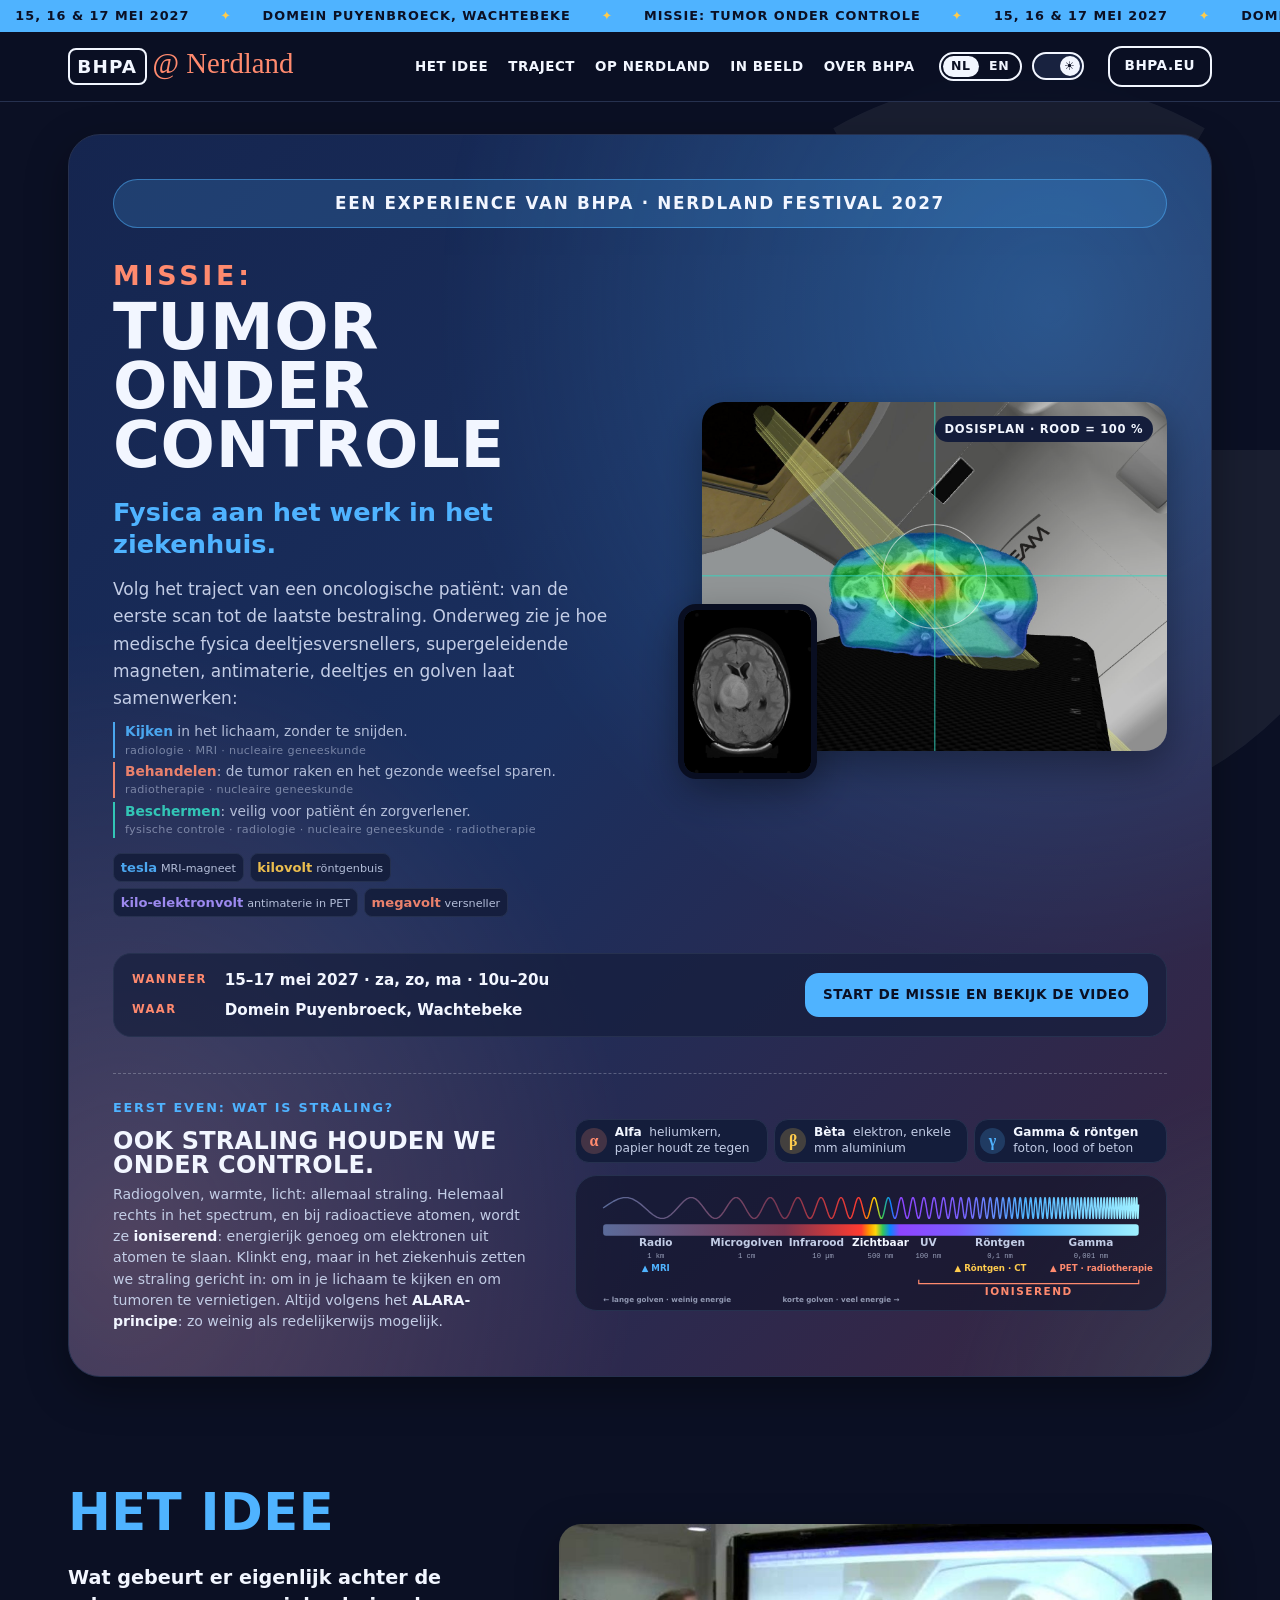
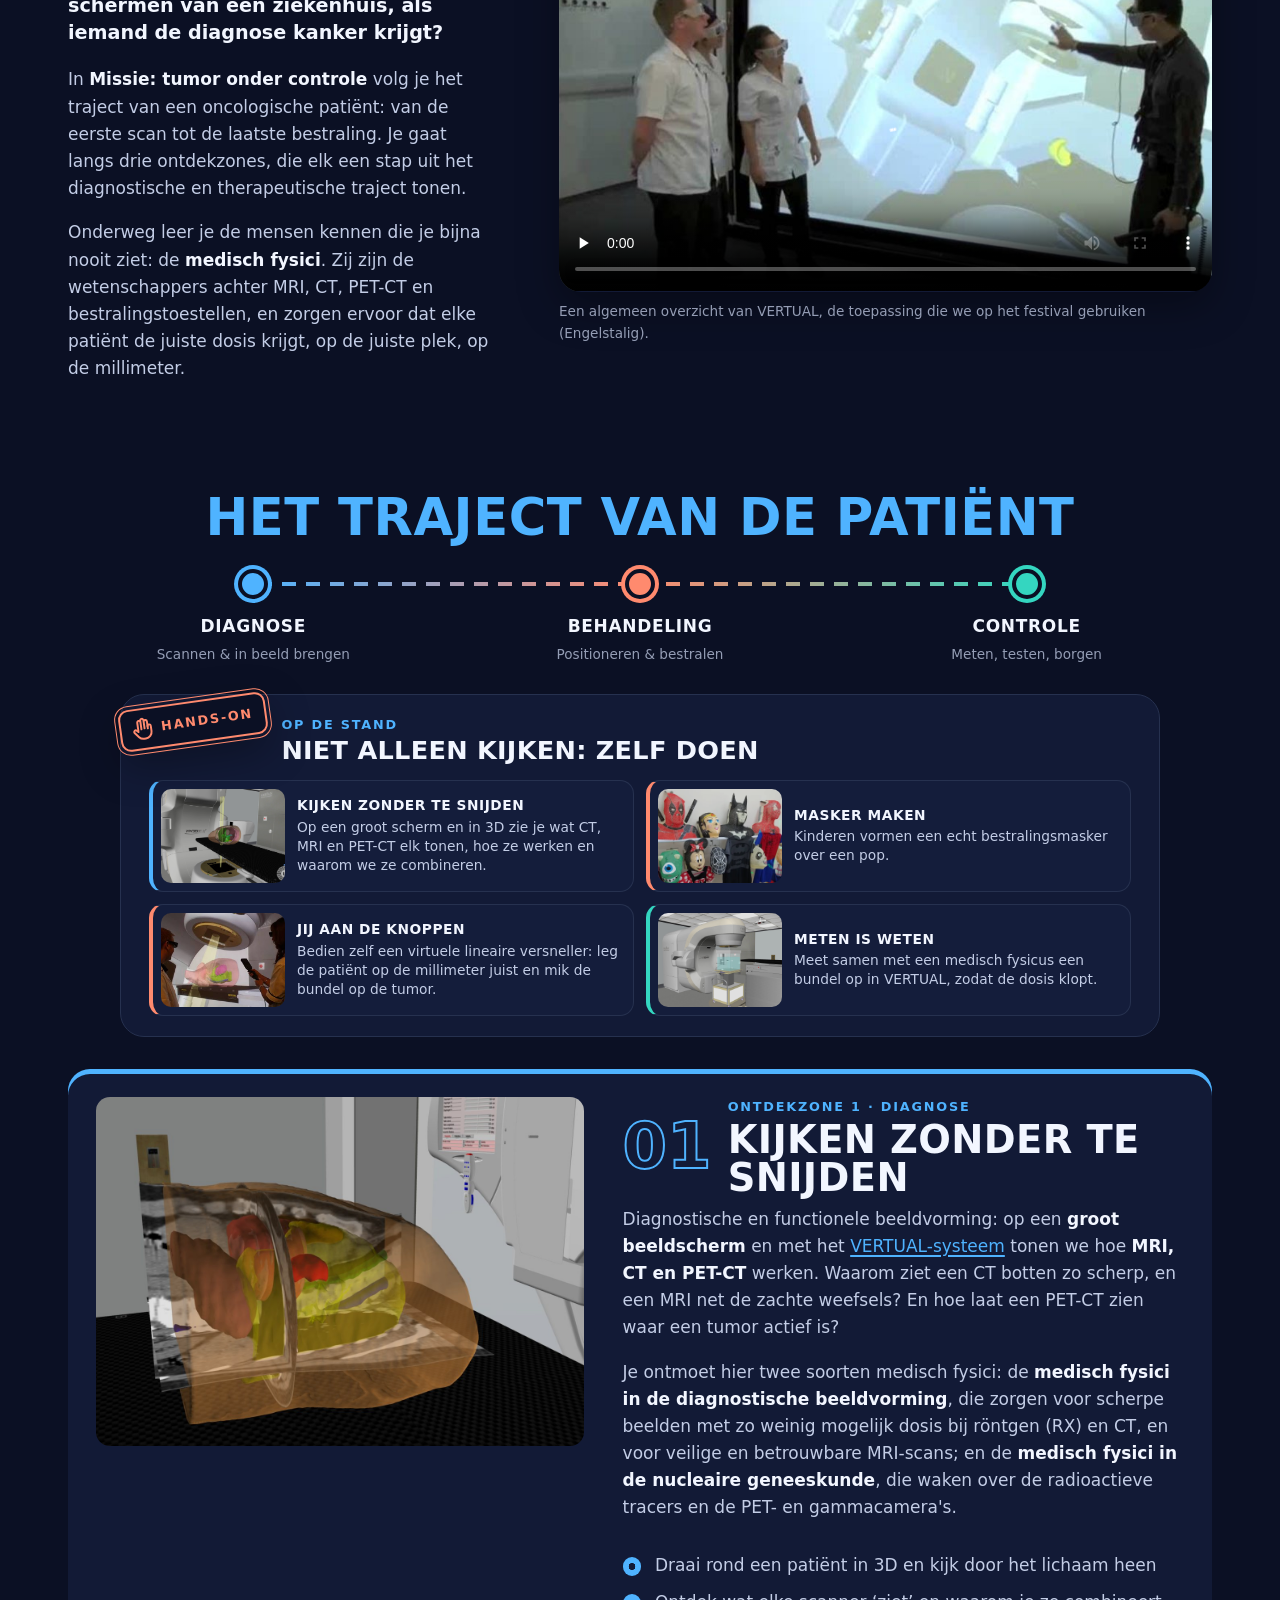
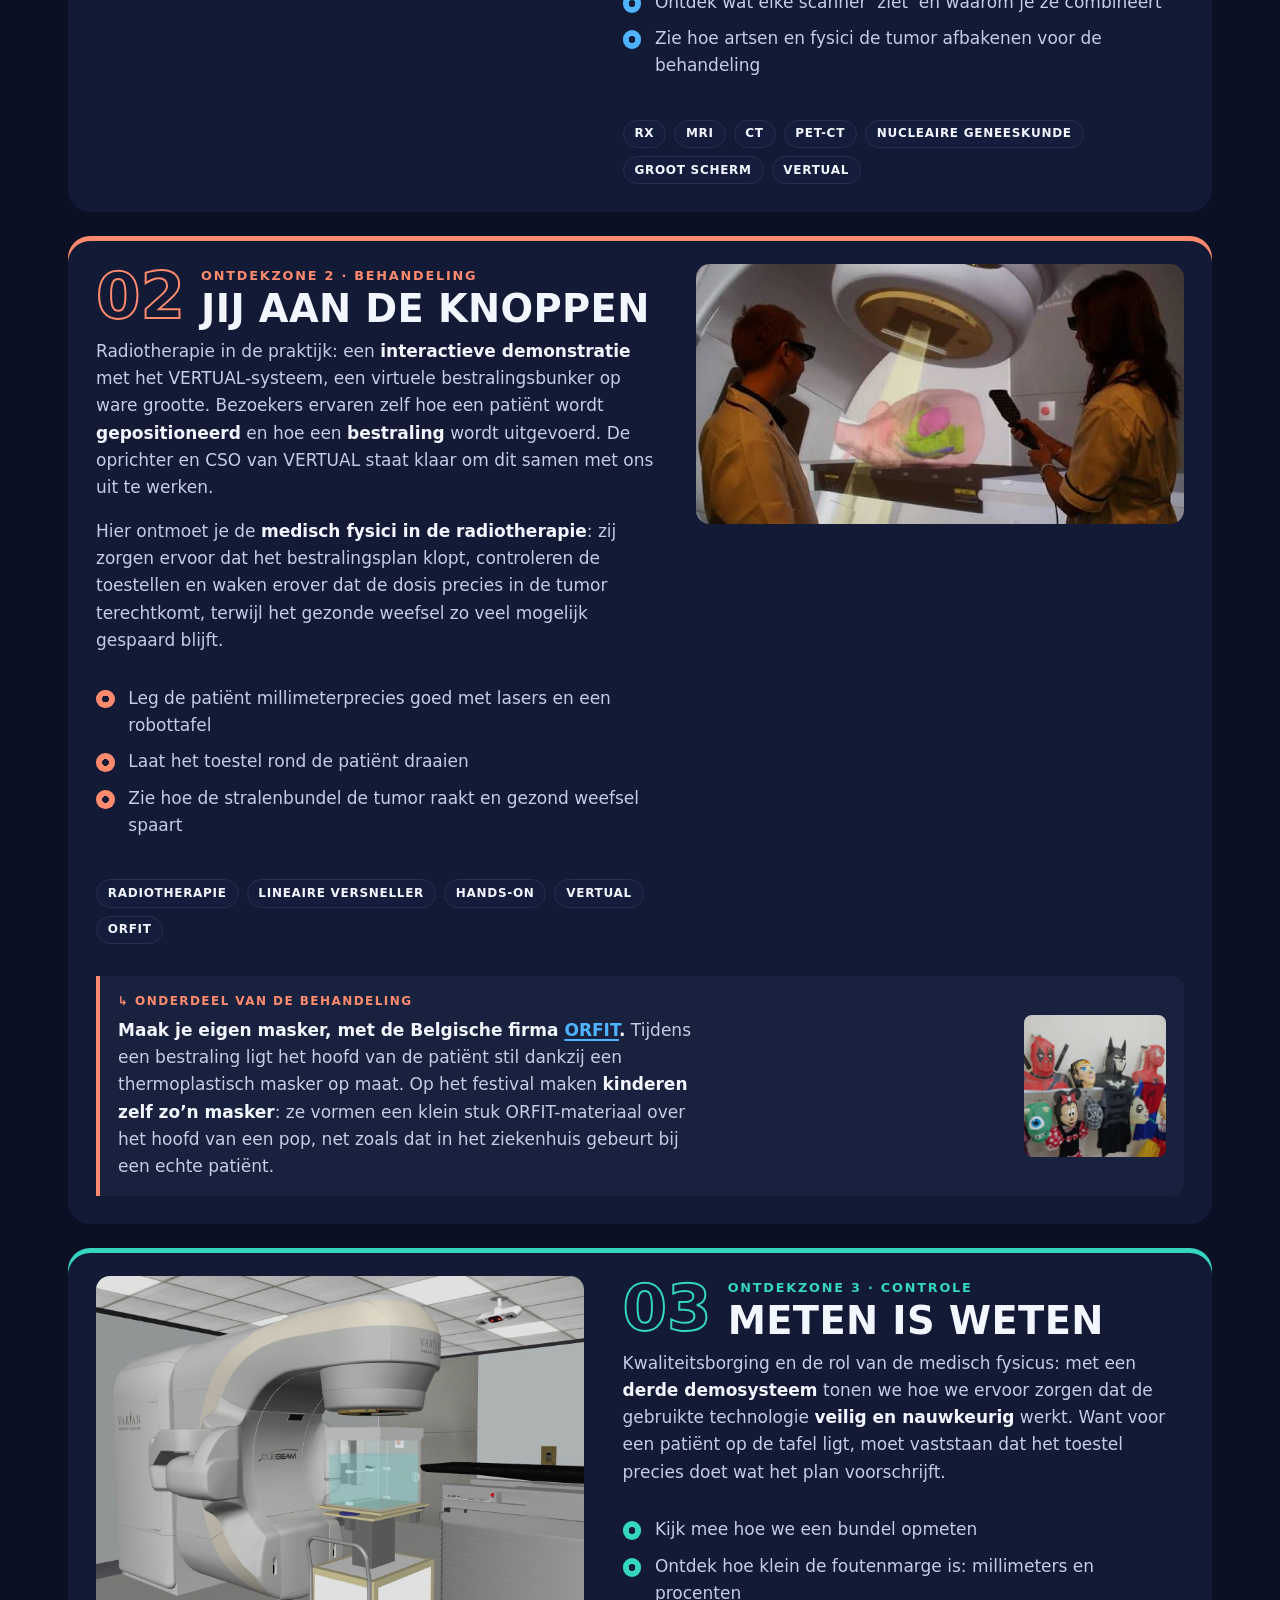
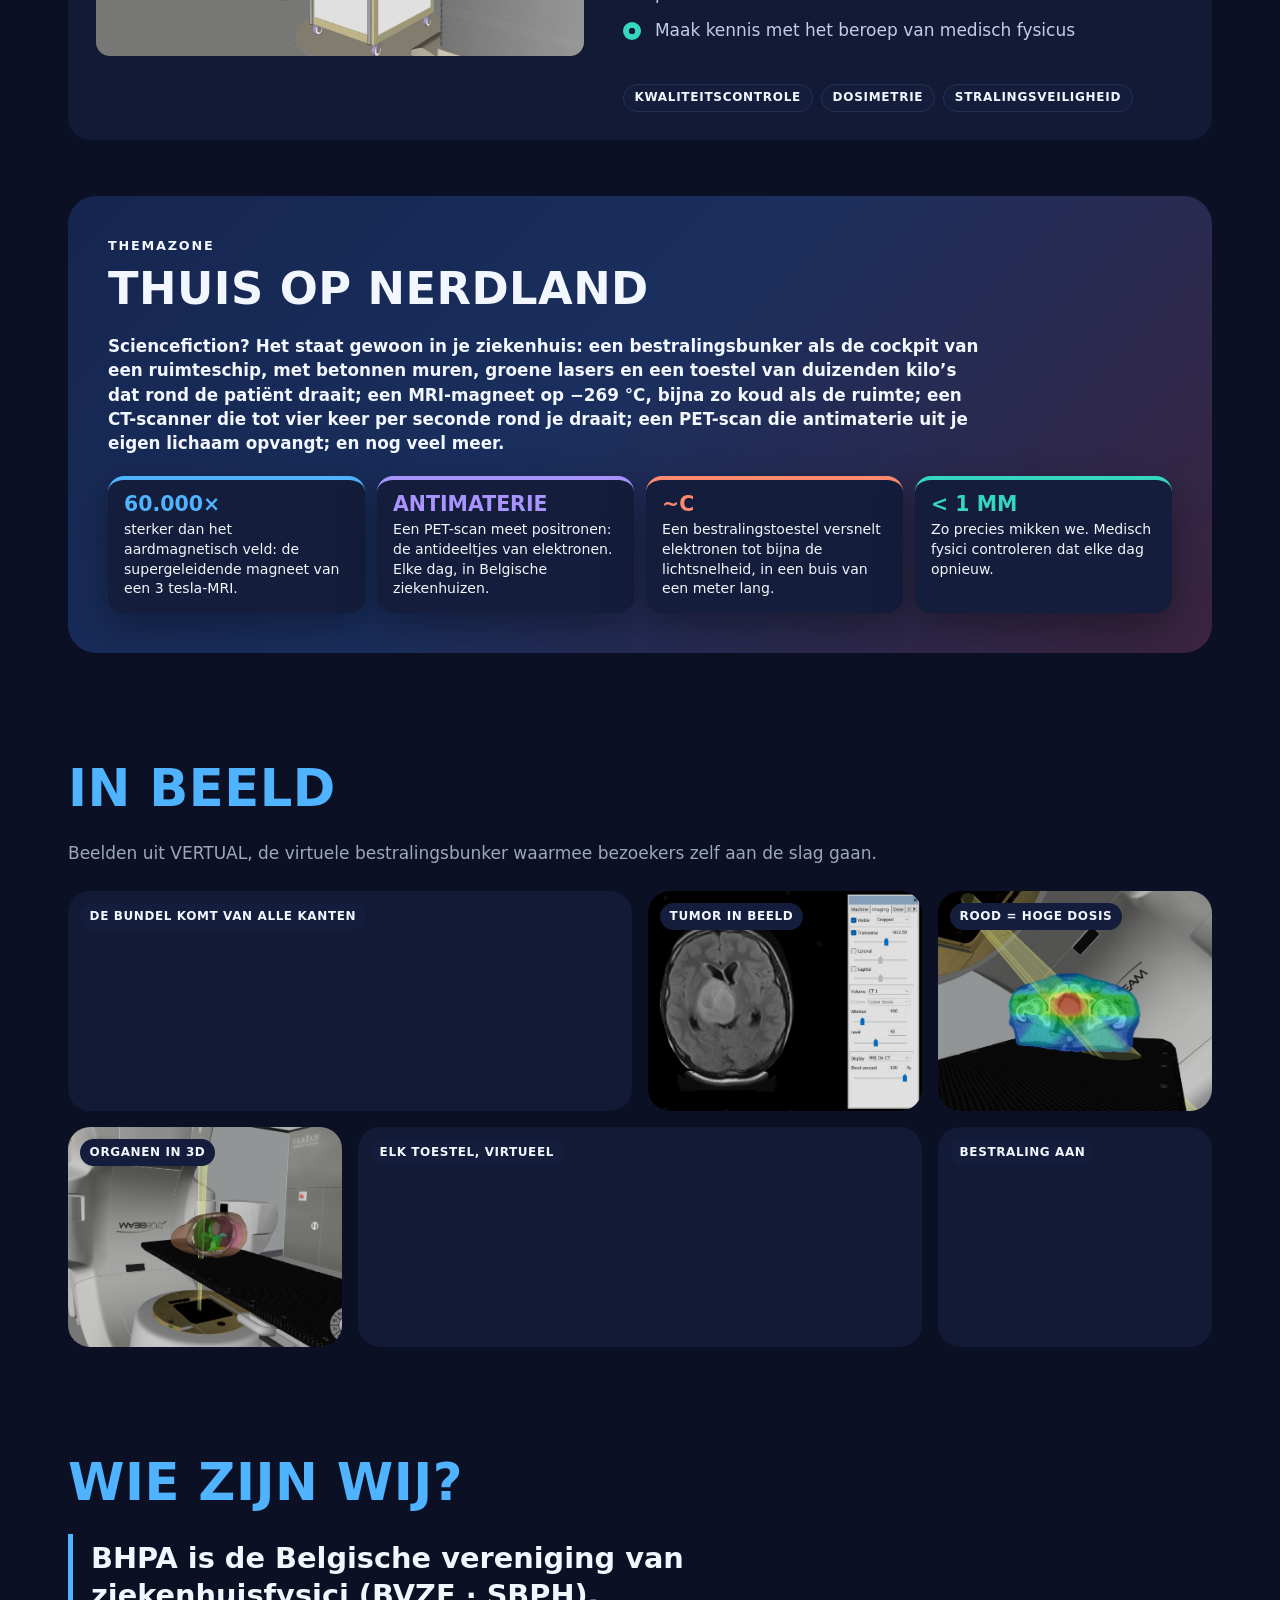
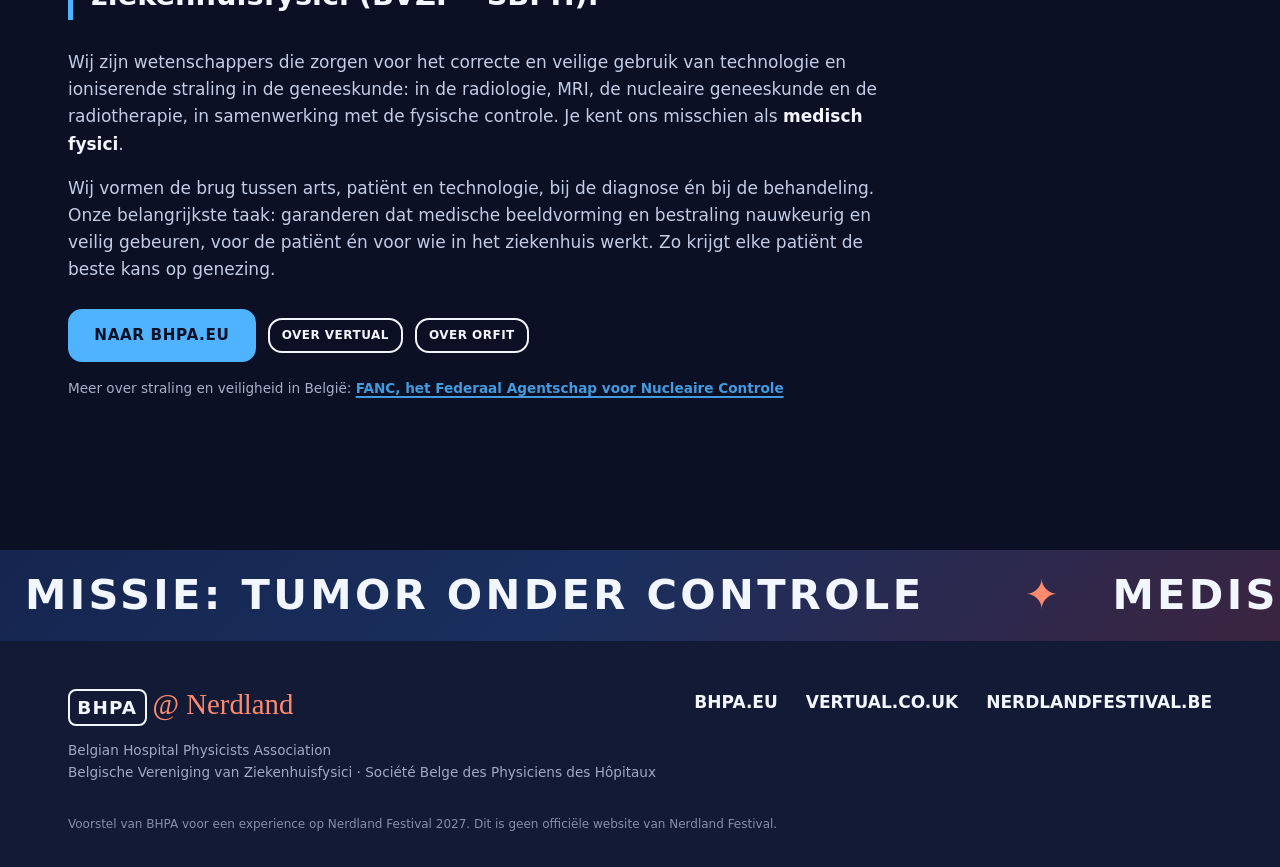
<file: index.html>
<!doctype html>
<html lang="nl">
<head>
  <meta charset="utf-8">
  <meta name="viewport" content="width=device-width, initial-scale=1, viewport-fit=cover">
  <meta http-equiv="Content-Security-Policy" content="default-src 'self'; script-src 'self'; style-src 'self' https://fonts.googleapis.com; font-src https://fonts.gstatic.com; img-src 'self' data:; media-src 'self'; frame-src https://www.youtube-nocookie.com; object-src 'none'; base-uri 'self'; form-action 'none'">
  <meta name="referrer" content="strict-origin-when-cross-origin">
  <title>Missie: tumor onder controle · BHPA op Nerdland Festival 2027</title>
  <meta name="description" content="Ontdek de medische fysica achter scanners en bestralingstoestellen: van eerste scan tot bestraling. Een experience van BHPA, de Belgische vereniging van ziekenhuisfysici, voor Nerdland Festival 2027.">
  <meta property="og:title" content="Missie: tumor onder controle">
  <meta property="og:description" content="Fysica aan het werk in het ziekenhuis. BHPA op Nerdland Festival 2027.">
  <meta property="og:image" content="https://bvzf-sbph.github.io/nerdland2027/assets/img/vertual-patient-bundel.jpg">
  <meta property="og:url" content="https://bvzf-sbph.github.io/nerdland2027/">
  <meta property="og:type" content="website">
  <meta property="og:locale" content="nl_BE">
  <link rel="alternate" hreflang="nl" href="https://bvzf-sbph.github.io/nerdland2027/">
  <link rel="alternate" hreflang="en" href="https://bvzf-sbph.github.io/nerdland2027/en/">
  <link rel="icon" href="assets/img/favicon.svg" type="image/svg+xml">
  <link rel="preconnect" href="https://fonts.googleapis.com">
  <link rel="preconnect" href="https://fonts.gstatic.com" crossorigin>
  <link href="https://fonts.googleapis.com/css2?family=Archivo:wdth,wght@100..125,400..900&family=Yellowtail&display=swap" rel="stylesheet">
  <link rel="stylesheet" href="css/style.css">
  <script src="js/start-top.js"></script>
</head>
<body>
  <div class="watermark" aria-hidden="true">
    <svg viewBox="-100 -100 200 200"><circle r="15"/><path d="M-12.00 -20.78 L-48.00 -83.14 A96 96 0 0 1 48.00 -83.14 L12.00 -20.78 A24 24 0 0 0 -12.00 -20.78 Z M24.00 0.00 L96.00 0.00 A96 96 0 0 1 48.00 83.14 L12.00 20.78 A24 24 0 0 0 24.00 0.00 Z M-12.00 20.78 L-48.00 83.14 A96 96 0 0 1 -96.00 0.00 L-24.00 0.00 A24 24 0 0 0 -12.00 20.78 Z"/></svg>
  </div>

  <!-- Engelse versie: en/index.html — voeg nieuwe inhoud altijd in beide pagina's toe (zelfde opbouw, zelfde foto's). -->

  <!-- ===== HEADER ===== -->
  <header class="header">
    <div class="header__top marquee" aria-hidden="true">
      <div class="marquee__track">
        <span>15, 16 &amp; 17 mei 2027</span><span>Domein Puyenbroeck, Wachtebeke</span><span>Missie: tumor onder controle</span>
        <span>15, 16 &amp; 17 mei 2027</span><span>Domein Puyenbroeck, Wachtebeke</span><span>Missie: tumor onder controle</span>
      </div>
    </div>
    <div class="header__bar">
      <a class="logo" href="#top" aria-label="BHPA op Nerdland Festival 2027">
        <span class="logo__mark">BHPA</span>
        <span class="logo__script">@ Nerdland</span>
      </a>
      <nav class="nav" aria-label="Hoofdmenu">
        <a href="#idee">Het idee</a>
        <a href="#traject">Traject</a>
        <a href="#nerdland">Op Nerdland</a>
        <a href="#fotos">In beeld</a>
        <a href="#bhpa">Over BHPA</a>
      </nav>
      <div class="header__tools">
        <nav class="lang" aria-label="Taal / Language">
          <a href="./" lang="nl" hreflang="nl" aria-current="page">NL</a>
          <a href="en/" lang="en" hreflang="en" title="English version">EN</a>
        </nav>
        <input type="checkbox" id="theme-toggle" class="theme-toggle" aria-label="Wissel tussen licht en donker thema" title="Licht / donker">
      </div>
      <a class="btn btn--outline btn--small" href="https://www.bhpa.eu" target="_blank" rel="noopener">BHPA.eu</a>
    </div>
  </header>

  <main id="top">

    <!-- ===== HERO ===== -->
    <section class="hero-wrap">
      <div class="hero">
      <p class="eyebrow hero__badge">Een experience van BHPA &middot; Nerdland Festival 2027</p>
      <div class="hero__text">
        <h1 class="hero__title">
          <span class="hero__title-small">Missie:</span>
          Tumor onder controle
        </h1>
        <p class="hero__lead">Fysica aan het werk in het ziekenhuis.</p>
        <p class="hero__sub">Volg het traject van een oncologische patiënt: van de eerste scan tot de laatste bestraling. Onderweg zie je hoe medische fysica deeltjesversnellers, supergeleidende magneten, antimaterie, deeltjes en golven laat samenwerken:</p>
        <ul class="hero__goals">
          <li class="c-blue"><b>Kijken</b> in het lichaam, zonder te snijden.<small>radiologie · MRI · nucleaire geneeskunde</small></li>
          <li class="c-coral"><b>Behandelen</b>: de tumor raken en het gezonde weefsel sparen.<small>radiotherapie · nucleaire geneeskunde</small></li>
          <li class="c-mint"><b>Beschermen</b>: veilig voor patiënt én zorgverlener.<small>fysische controle · radiologie · nucleaire geneeskunde · radiotherapie</small></li>
        </ul>
        <ul class="hero__chips" aria-label="Fysica in cijfers">
          <li class="c-blue"><b>tesla</b> MRI-magneet</li>
          <li class="c-sun"><b>kilovolt</b> röntgenbuis</li>
          <li class="c-violet"><b>kilo-elektronvolt</b> antimaterie in PET</li>
          <li class="c-coral"><b>megavolt</b> versneller</li>
        </ul>
      </div>

      <figure class="hero__visual">
        <img width="1439" height="1015" class="hero__main" fetchpriority="high" src="assets/img/dosisverdeling.jpg" alt="Dosisverdeling op een CT-beeld van het bekken: rood is de hoge dosis op de tumor, blauw weinig dosis">
        <img width="691" height="557" class="hero__inset" src="assets/img/mri-hersentumor.jpg" alt="MRI-beeld van de hersenen waarop een tumor oplicht">
        <figcaption class="hero__tag">Dosisplan &middot; rood = 100&nbsp;%</figcaption>
      </figure>

      <div class="hero__ticket">
        <dl class="hero__meta">
          <dt>Wanneer</dt><dd>15&ndash;17 mei 2027 &middot; za, zo, ma &middot; 10u&ndash;20u</dd>
          <dt>Waar</dt><dd>Domein Puyenbroeck, Wachtebeke</dd>
        </dl>
        <div class="btn-row">
          <a class="btn" href="#idee">Start de missie en bekijk de video</a>
        </div>
      </div>

      <div class="radiation">
        <div class="radiation__intro">
          <p class="eyebrow eyebrow--pink">Eerst even: wat is straling?</p>
          <h2 class="radiation__title">Ook straling houden we onder controle.</h2>
          <p>Radiogolven, warmte, licht: allemaal straling. Helemaal rechts in het spectrum, en bij radioactieve atomen, wordt ze <strong>ioniserend</strong>: energierijk genoeg om elektronen uit atomen te slaan. Klinkt eng, maar in het ziekenhuis zetten we straling gericht in: om in je lichaam te kijken en om tumoren te vernietigen. Altijd volgens het <strong>ALARA-principe</strong>: zo weinig als redelijkerwijs mogelijk.</p>
        </div>
        <ul class="particles" aria-label="Soorten ioniserende straling">
          <li class="c-coral"><b aria-hidden="true">α</b><span><strong>Alfa</strong> heliumkern, papier houdt ze tegen</span></li>
          <li class="c-sun"><b aria-hidden="true">β</b><span><strong>Bèta</strong> elektron, enkele mm aluminium</span></li>
          <li class="c-blue"><b aria-hidden="true">γ</b><span><strong>Gamma &amp; röntgen</strong> foton, lood of beton</span></li>
        </ul>
        <figure class="spectrum" role="img" aria-label="Het elektromagnetische spectrum, van radiogolven via infrarood, zichtbaar licht en UV tot röntgen- en gammastralen. De golven worden steeds korter en energierijker; vanaf het ultraviolet is de straling ioniserend. Het ziekenhuis gebruikt radiogolven voor MRI, röntgenstralen voor CT en gammastralen voor PET en radiotherapie.">
          <svg viewBox="0 0 1200 250" xmlns="http://www.w3.org/2000/svg">
            <defs>
              <linearGradient id="spec-grad" gradientUnits="userSpaceOnUse" x1="40" y1="0" x2="1160" y2="0"><stop offset="0.000" stop-color="#5b6b9a"/><stop offset="0.339" stop-color="#7a3550"/><stop offset="0.482" stop-color="#ff3b30"/><stop offset="0.496" stop-color="#ff9500"/><stop offset="0.509" stop-color="#ffd60a"/><stop offset="0.522" stop-color="#34c759"/><stop offset="0.536" stop-color="#0a84ff"/><stop offset="0.554" stop-color="#8e44ff"/><stop offset="0.661" stop-color="#7c5cff"/><stop offset="0.786" stop-color="#4fb3ff"/><stop offset="1.000" stop-color="#9ff0ff"/></linearGradient>
              <linearGradient id="spec-pulse-grad"><stop offset="0" stop-color="#000"/><stop offset=".5" stop-color="#fff"/><stop offset="1" stop-color="#000"/></linearGradient>
              <mask id="spec-pulse-mask" maskUnits="userSpaceOnUse" x="0" y="0" width="1200" height="250">
                <rect class="spec-pulse" x="-260" y="0" width="260" height="250" fill="url(#spec-pulse-grad)"/>
              </mask>
            </defs>
            <g class="spec-zoom">
              <path class="spec-wave" d="M40.0 46.0 L51.1 38.5 L61.8 31.9 L72.2 26.9 L82.2 24.3 L91.8 24.3 L101.2 26.9 L110.3 31.9 L119.1 38.5 L127.7 46.0 L136.0 53.5 L144.1 60.1 L152.0 65.1 L159.7 67.7 L167.1 67.7 L174.5 65.1 L181.6 60.1 L188.6 53.5 L195.4 46.0 L202.0 38.5 L208.5 31.9 L214.9 26.9 L221.2 24.3 L227.3 24.3 L233.3 26.9 L239.2 31.9 L244.9 38.5 L250.6 46.0 L256.1 53.5 L261.6 60.1 L266.9 65.1 L272.2 67.7 L277.4 67.7 L282.5 65.1 L287.5 60.1 L292.4 53.5 L297.2 46.0 L302.0 38.5 L306.7 31.9 L311.3 26.9 L315.8 24.3 L320.3 24.3 L324.7 26.9 L329.1 31.9 L333.4 38.5 L337.6 46.0 L341.8 53.5 L345.9 60.1 L349.9 65.1 L353.9 67.7 L357.9 67.7 L361.8 65.1 L365.6 60.1 L369.4 53.5 L373.2 46.0 L376.9 38.5 L380.6 31.9 L384.2 26.9 L387.8 24.3 L391.3 24.3 L394.8 26.9 L398.2 31.9 L401.7 38.5 L405.0 46.0 L408.4 53.5 L411.7 60.1 L414.9 65.1 L418.2 67.7 L421.4 67.7 L424.5 65.1 L427.7 60.1 L430.8 53.5 L433.8 46.0 L436.9 38.5 L439.9 31.9 L442.9 26.9 L445.8 24.3 L448.7 24.3 L451.6 26.9 L454.5 31.9 L457.3 38.5 L460.1 46.0 L462.9 53.5 L465.7 60.1 L468.4 65.1 L471.1 67.7 L473.8 67.7 L476.5 65.1 L479.1 60.1 L481.7 53.5 L484.3 46.0 L486.9 38.5 L489.4 31.9 L492.0 26.9 L494.5 24.3 L497.0 24.3 L499.4 26.9 L501.9 31.9 L504.3 38.5 L506.7 46.0 L509.1 53.5 L511.5 60.1 L513.8 65.1 L516.1 67.7 L518.5 67.7 L520.8 65.1 L523.0 60.1 L525.3 53.5 L527.6 46.0 L529.8 38.5 L532.0 31.9 L534.2 26.9 L536.4 24.3 L538.5 24.3 L540.7 26.9 L542.8 31.9 L544.9 38.5 L547.1 46.0 L549.1 53.5 L551.2 60.1 L553.3 65.1 L555.3 67.7 L557.4 67.7 L559.4 65.1 L561.4 60.1 L563.4 53.5 L565.4 46.0 L567.3 38.5 L569.3 31.9 L571.2 26.9 L573.2 24.3 L575.1 24.3 L577.0 26.9 L578.9 31.9 L580.8 38.5 L582.7 46.0 L584.5 53.5 L586.4 60.1 L588.2 65.1 L590.0 67.7 L591.8 67.7 L593.6 65.1 L595.4 60.1 L597.2 53.5 L599.0 46.0 L600.8 38.5 L602.5 31.9 L604.3 26.9 L606.0 24.3 L607.7 24.3 L609.4 26.9 L611.1 31.9 L612.8 38.5 L614.5 46.0 L616.2 53.5 L617.8 60.1 L619.5 65.1 L621.1 67.7 L622.8 67.7 L624.4 65.1 L626.0 60.1 L627.7 53.5 L629.3 46.0 L630.8 38.5 L632.4 31.9 L634.0 26.9 L635.6 24.3 L637.1 24.3 L638.7 26.9 L640.2 31.9 L641.8 38.5 L643.3 46.0 L644.8 53.5 L646.4 60.1 L647.9 65.1 L649.4 67.7 L650.9 67.7 L652.3 65.1 L653.8 60.1 L655.3 53.5 L656.8 46.0 L658.2 38.5 L659.7 31.9 L661.1 26.9 L662.5 24.3 L664.0 24.3 L665.4 26.9 L666.8 31.9 L668.2 38.5 L669.6 46.0 L671.0 53.5 L672.4 60.1 L673.8 65.1 L675.2 67.7 L676.5 67.7 L677.9 65.1 L679.3 60.1 L680.6 53.5 L682.0 46.0 L683.3 38.5 L684.7 31.9 L686.0 26.9 L687.3 24.3 L688.6 24.3 L689.9 26.9 L691.2 31.9 L692.5 38.5 L693.8 46.0 L695.1 53.5 L696.4 60.1 L697.7 65.1 L699.0 67.7 L700.2 67.7 L701.5 65.1 L702.8 60.1 L704.0 53.5 L705.3 46.0 L706.5 38.5 L707.7 31.9 L709.0 26.9 L710.2 24.3 L711.4 24.3 L712.6 26.9 L713.8 31.9 L715.0 38.5 L716.3 46.0 L717.4 53.5 L718.6 60.1 L719.8 65.1 L721.0 67.7 L722.2 67.7 L723.4 65.1 L724.5 60.1 L725.7 53.5 L726.9 46.0 L728.0 38.5 L729.2 31.9 L730.3 26.9 L731.5 24.3 L732.6 24.3 L733.7 26.9 L734.9 31.9 L736.0 38.5 L737.1 46.0 L738.2 53.5 L739.4 60.1 L740.5 65.1 L741.6 67.7 L742.7 67.7 L743.8 65.1 L744.9 60.1 L746.0 53.5 L747.0 46.0 L748.1 38.5 L749.2 31.9 L750.3 26.9 L751.3 24.3 L752.4 24.3 L753.5 26.9 L754.5 31.9 L755.6 38.5 L756.6 46.0 L757.7 53.5 L758.7 60.1 L759.8 65.1 L760.8 67.7 L761.9 67.7 L762.9 65.1 L763.9 60.1 L764.9 53.5 L766.0 46.0 L767.0 38.5 L768.0 31.9 L769.0 26.9 L770.0 24.3 L771.0 24.3 L772.0 26.9 L773.0 31.9 L774.0 38.5 L775.0 46.0 L776.0 53.5 L777.0 60.1 L777.9 65.1 L778.9 67.7 L779.9 67.7 L780.9 65.1 L781.8 60.1 L782.8 53.5 L783.8 46.0 L784.7 38.5 L785.7 31.9 L786.6 26.9 L787.6 24.3 L788.5 24.3 L789.5 26.9 L790.4 31.9 L791.4 38.5 L792.3 46.0 L793.2 53.5 L794.1 60.1 L795.1 65.1 L796.0 67.7 L796.9 67.7 L797.8 65.1 L798.8 60.1 L799.7 53.5 L800.6 46.0 L801.5 38.5 L802.4 31.9 L803.3 26.9 L804.2 24.3 L805.1 24.3 L806.0 26.9 L806.9 31.9 L807.8 38.5 L808.6 46.0 L809.5 53.5 L810.4 60.1 L811.3 65.1 L812.2 67.7 L813.0 67.7 L813.9 65.1 L814.8 60.1 L815.6 53.5 L816.5 46.0 L817.4 38.5 L818.2 31.9 L819.1 26.9 L819.9 24.3 L820.8 24.3 L821.6 26.9 L822.5 31.9 L823.3 38.5 L824.2 46.0 L825.0 53.5 L825.8 60.1 L826.7 65.1 L827.5 67.7 L828.3 67.7 L829.2 65.1 L830.0 60.1 L830.8 53.5 L831.6 46.0 L832.5 38.5 L833.3 31.9 L834.1 26.9 L834.9 24.3 L835.7 24.3 L836.5 26.9 L837.3 31.9 L838.1 38.5 L838.9 46.0 L839.7 53.5 L840.5 60.1 L841.3 65.1 L842.1 67.7 L842.9 67.7 L843.7 65.1 L844.5 60.1 L845.3 53.5 L846.1 46.0 L846.8 38.5 L847.6 31.9 L848.4 26.9 L849.2 24.3 L849.9 24.3 L850.7 26.9 L851.5 31.9 L852.3 38.5 L853.0 46.0 L853.8 53.5 L854.5 60.1 L855.3 65.1 L856.1 67.7 L856.8 67.7 L857.6 65.1 L858.3 60.1 L859.1 53.5 L859.8 46.0 L860.6 38.5 L861.3 31.9 L862.1 26.9 L862.8 24.3 L863.5 24.3 L864.3 26.9 L865.0 31.9 L865.7 38.5 L866.5 46.0 L867.2 53.5 L867.9 60.1 L868.7 65.1 L869.4 67.7 L870.1 67.7 L870.8 65.1 L871.6 60.1 L872.3 53.5 L873.0 46.0 L873.7 38.5 L874.4 31.9 L875.1 26.9 L875.8 24.3 L876.5 24.3 L877.3 26.9 L878.0 31.9 L878.7 38.5 L879.4 46.0 L880.1 53.5 L880.8 60.1 L881.5 65.1 L882.2 67.7 L882.8 67.7 L883.5 65.1 L884.2 60.1 L884.9 53.5 L885.6 46.0 L886.3 38.5 L887.0 31.9 L887.7 26.9 L888.3 24.3 L889.0 24.3 L889.7 26.9 L890.4 31.9 L891.1 38.5 L891.7 46.0 L892.4 53.5 L893.1 60.1 L893.7 65.1 L894.4 67.7 L895.1 67.7 L895.7 65.1 L896.4 60.1 L897.1 53.5 L897.7 46.0 L898.4 38.5 L899.0 31.9 L899.7 26.9 L900.3 24.3 L901.0 24.3 L901.7 26.9 L902.3 31.9 L903.0 38.5 L903.6 46.0 L904.2 53.5 L904.9 60.1 L905.5 65.1 L906.2 67.7 L906.8 67.7 L907.5 65.1 L908.1 60.1 L908.7 53.5 L909.4 46.0 L910.0 38.5 L910.6 31.9 L911.3 26.9 L911.9 24.3 L912.5 24.3 L913.2 26.9 L913.8 31.9 L914.4 38.5 L915.0 46.0 L915.7 53.5 L916.3 60.1 L916.9 65.1 L917.5 67.7 L918.1 67.7 L918.7 65.1 L919.4 60.1 L920.0 53.5 L920.6 46.0 L921.2 38.5 L921.8 31.9 L922.4 26.9 L923.0 24.3 L923.6 24.3 L924.2 26.9 L924.8 31.9 L925.4 38.5 L926.0 46.0 L926.6 53.5 L927.2 60.1 L927.8 65.1 L928.4 67.7 L929.0 67.7 L929.6 65.1 L930.2 60.1 L930.8 53.5 L931.4 46.0 L932.0 38.5 L932.6 31.9 L933.2 26.9 L933.8 24.3 L934.3 24.3 L934.9 26.9 L935.5 31.9 L936.1 38.5 L936.7 46.0 L937.2 53.5 L937.8 60.1 L938.4 65.1 L939.0 67.7 L939.6 67.7 L940.1 65.1 L940.7 60.1 L941.3 53.5 L941.8 46.0 L942.4 38.5 L943.0 31.9 L943.6 26.9 L944.1 24.3 L944.7 24.3 L945.2 26.9 L945.8 31.9 L946.4 38.5 L946.9 46.0 L947.5 53.5 L948.1 60.1 L948.6 65.1 L949.2 67.7 L949.7 67.7 L950.3 65.1 L950.8 60.1 L951.4 53.5 L951.9 46.0 L952.5 38.5 L953.0 31.9 L953.6 26.9 L954.1 24.3 L954.7 24.3 L955.2 26.9 L955.8 31.9 L956.3 38.5 L956.9 46.0 L957.4 53.5 L958.0 60.1 L958.5 65.1 L959.0 67.7 L959.6 67.7 L960.1 65.1 L960.6 60.1 L961.2 53.5 L961.7 46.0 L962.2 38.5 L962.8 31.9 L963.3 26.9 L963.8 24.3 L964.4 24.3 L964.9 26.9 L965.4 31.9 L966.0 38.5 L966.5 46.0 L967.0 53.5 L967.5 60.1 L968.1 65.1 L968.6 67.7 L969.1 67.7 L969.6 65.1 L970.1 60.1 L970.7 53.5 L971.2 46.0 L971.7 38.5 L972.2 31.9 L972.7 26.9 L973.2 24.3 L973.8 24.3 L974.3 26.9 L974.8 31.9 L975.3 38.5 L975.8 46.0 L976.3 53.5 L976.8 60.1 L977.3 65.1 L977.8 67.7 L978.3 67.7 L978.9 65.1 L979.4 60.1 L979.9 53.5 L980.4 46.0 L980.9 38.5 L981.4 31.9 L981.9 26.9 L982.4 24.3 L982.9 24.3 L983.4 26.9 L983.9 31.9 L984.4 38.5 L984.8 46.0 L985.3 53.5 L985.8 60.1 L986.3 65.1 L986.8 67.7 L987.3 67.7 L987.8 65.1 L988.3 60.1 L988.8 53.5 L989.3 46.0 L989.8 38.5 L990.2 31.9 L990.7 26.9 L991.2 24.3 L991.7 24.3 L992.2 26.9 L992.7 31.9 L993.1 38.5 L993.6 46.0 L994.1 53.5 L994.6 60.1 L995.1 65.1 L995.5 67.7 L996.0 67.7 L996.5 65.1 L997.0 60.1 L997.5 53.5 L997.9 46.0 L998.4 38.5 L998.9 31.9 L999.3 26.9 L999.8 24.3 L1000.3 24.3 L1000.8 26.9 L1001.2 31.9 L1001.7 38.5 L1002.2 46.0 L1002.6 53.5 L1003.1 60.1 L1003.6 65.1 L1004.0 67.7 L1004.5 67.7 L1005.0 65.1 L1005.4 60.1 L1005.9 53.5 L1006.3 46.0 L1006.8 38.5 L1007.3 31.9 L1007.7 26.9 L1008.2 24.3 L1008.6 24.3 L1009.1 26.9 L1009.6 31.9 L1010.0 38.5 L1010.5 46.0 L1010.9 53.5 L1011.4 60.1 L1011.8 65.1 L1012.3 67.7 L1012.7 67.7 L1013.2 65.1 L1013.6 60.1 L1014.1 53.5 L1014.5 46.0 L1015.0 38.5 L1015.4 31.9 L1015.9 26.9 L1016.3 24.3 L1016.8 24.3 L1017.2 26.9 L1017.7 31.9 L1018.1 38.5 L1018.5 46.0 L1019.0 53.5 L1019.4 60.1 L1019.9 65.1 L1020.3 67.7 L1020.8 67.7 L1021.2 65.1 L1021.6 60.1 L1022.1 53.5 L1022.5 46.0 L1022.9 38.5 L1023.4 31.9 L1023.8 26.9 L1024.2 24.3 L1024.7 24.3 L1025.1 26.9 L1025.6 31.9 L1026.0 38.5 L1026.4 46.0 L1026.8 53.5 L1027.3 60.1 L1027.7 65.1 L1028.1 67.7 L1028.6 67.7 L1029.0 65.1 L1029.4 60.1 L1029.8 53.5 L1030.3 46.0 L1030.7 38.5 L1031.1 31.9 L1031.6 26.9 L1032.0 24.3 L1032.4 24.3 L1032.8 26.9 L1033.2 31.9 L1033.7 38.5 L1034.1 46.0 L1034.5 53.5 L1034.9 60.1 L1035.3 65.1 L1035.8 67.7 L1036.2 67.7 L1036.6 65.1 L1037.0 60.1 L1037.4 53.5 L1037.9 46.0 L1038.3 38.5 L1038.7 31.9 L1039.1 26.9 L1039.5 24.3 L1039.9 24.3 L1040.3 26.9 L1040.7 31.9 L1041.2 38.5 L1041.6 46.0 L1042.0 53.5 L1042.4 60.1 L1042.8 65.1 L1043.2 67.7 L1043.6 67.7 L1044.0 65.1 L1044.4 60.1 L1044.8 53.5 L1045.2 46.0 L1045.6 38.5 L1046.1 31.9 L1046.5 26.9 L1046.9 24.3 L1047.3 24.3 L1047.7 26.9 L1048.1 31.9 L1048.5 38.5 L1048.9 46.0 L1049.3 53.5 L1049.7 60.1 L1050.1 65.1 L1050.5 67.7 L1050.9 67.7 L1051.3 65.1 L1051.7 60.1 L1052.1 53.5 L1052.5 46.0 L1052.9 38.5 L1053.2 31.9 L1053.6 26.9 L1054.0 24.3 L1054.4 24.3 L1054.8 26.9 L1055.2 31.9 L1055.6 38.5 L1056.0 46.0 L1056.4 53.5 L1056.8 60.1 L1057.2 65.1 L1057.6 67.7 L1058.0 67.7 L1058.3 65.1 L1058.7 60.1 L1059.1 53.5 L1059.5 46.0 L1059.9 38.5 L1060.3 31.9 L1060.7 26.9 L1061.0 24.3 L1061.4 24.3 L1061.8 26.9 L1062.2 31.9 L1062.6 38.5 L1063.0 46.0 L1063.3 53.5 L1063.7 60.1 L1064.1 65.1 L1064.5 67.7 L1064.9 67.7 L1065.3 65.1 L1065.6 60.1 L1066.0 53.5 L1066.4 46.0 L1066.8 38.5 L1067.1 31.9 L1067.5 26.9 L1067.9 24.3 L1068.3 24.3 L1068.7 26.9 L1069.0 31.9 L1069.4 38.5 L1069.8 46.0 L1070.2 53.5 L1070.5 60.1 L1070.9 65.1 L1071.3 67.7 L1071.6 67.7 L1072.0 65.1 L1072.4 60.1 L1072.8 53.5 L1073.1 46.0 L1073.5 38.5 L1073.9 31.9 L1074.2 26.9 L1074.6 24.3 L1075.0 24.3 L1075.3 26.9 L1075.7 31.9 L1076.1 38.5 L1076.4 46.0 L1076.8 53.5 L1077.2 60.1 L1077.5 65.1 L1077.9 67.7 L1078.3 67.7 L1078.6 65.1 L1079.0 60.1 L1079.4 53.5 L1079.7 46.0 L1080.1 38.5 L1080.4 31.9 L1080.8 26.9 L1081.2 24.3 L1081.5 24.3 L1081.9 26.9 L1082.2 31.9 L1082.6 38.5 L1083.0 46.0 L1083.3 53.5 L1083.7 60.1 L1084.0 65.1 L1084.4 67.7 L1084.7 67.7 L1085.1 65.1 L1085.5 60.1 L1085.8 53.5 L1086.2 46.0 L1086.5 38.5 L1086.9 31.9 L1087.2 26.9 L1087.6 24.3 L1087.9 24.3 L1088.3 26.9 L1088.6 31.9 L1089.0 38.5 L1089.3 46.0 L1089.7 53.5 L1090.0 60.1 L1090.4 65.1 L1090.7 67.7 L1091.1 67.7 L1091.4 65.1 L1091.8 60.1 L1092.1 53.5 L1092.5 46.0 L1092.8 38.5 L1093.2 31.9 L1093.5 26.9 L1093.9 24.3 L1094.2 24.3 L1094.6 26.9 L1094.9 31.9 L1095.2 38.5 L1095.6 46.0 L1095.9 53.5 L1096.3 60.1 L1096.6 65.1 L1097.0 67.7 L1097.3 67.7 L1097.6 65.1 L1098.0 60.1 L1098.3 53.5 L1098.7 46.0 L1099.0 38.5 L1099.3 31.9 L1099.7 26.9 L1100.0 24.3 L1100.4 24.3 L1100.7 26.9 L1101.0 31.9 L1101.4 38.5 L1101.7 46.0 L1102.0 53.5 L1102.4 60.1 L1102.7 65.1 L1103.1 67.7 L1103.4 67.7 L1103.7 65.1 L1104.1 60.1 L1104.4 53.5 L1104.7 46.0 L1105.1 38.5 L1105.4 31.9 L1105.7 26.9 L1106.1 24.3 L1106.4 24.3 L1106.7 26.9 L1107.0 31.9 L1107.4 38.5 L1107.7 46.0 L1108.0 53.5 L1108.4 60.1 L1108.7 65.1 L1109.0 67.7 L1109.4 67.7 L1109.7 65.1 L1110.0 60.1 L1110.3 53.5 L1110.7 46.0 L1111.0 38.5 L1111.3 31.9 L1111.6 26.9 L1112.0 24.3 L1112.3 24.3 L1112.6 26.9 L1112.9 31.9 L1113.3 38.5 L1113.6 46.0 L1113.9 53.5 L1114.2 60.1 L1114.6 65.1 L1114.9 67.7 L1115.2 67.7 L1115.5 65.1 L1115.9 60.1 L1116.2 53.5 L1116.5 46.0 L1116.8 38.5 L1117.1 31.9 L1117.5 26.9 L1117.8 24.3 L1118.1 24.3 L1118.4 26.9 L1118.7 31.9 L1119.1 38.5 L1119.4 46.0 L1119.7 53.5 L1120.0 60.1 L1120.3 65.1 L1120.6 67.7 L1121.0 67.7 L1121.3 65.1 L1121.6 60.1 L1121.9 53.5 L1122.2 46.0 L1122.5 38.5 L1122.8 31.9 L1123.2 26.9 L1123.5 24.3 L1123.8 24.3 L1124.1 26.9 L1124.4 31.9 L1124.7 38.5 L1125.0 46.0 L1125.3 53.5 L1125.7 60.1 L1126.0 65.1 L1126.3 67.7 L1126.6 67.7 L1126.9 65.1 L1127.2 60.1 L1127.5 53.5 L1127.8 46.0 L1128.1 38.5 L1128.4 31.9 L1128.8 26.9 L1129.1 24.3 L1129.4 24.3 L1129.7 26.9 L1130.0 31.9 L1130.3 38.5 L1130.6 46.0 L1130.9 53.5 L1131.2 60.1 L1131.5 65.1 L1131.8 67.7 L1132.1 67.7 L1132.4 65.1 L1132.7 60.1 L1133.0 53.5 L1133.3 46.0 L1133.6 38.5 L1133.9 31.9 L1134.2 26.9 L1134.6 24.3 L1134.9 24.3 L1135.2 26.9 L1135.5 31.9 L1135.8 38.5 L1136.1 46.0 L1136.4 53.5 L1136.7 60.1 L1137.0 65.1 L1137.3 67.7 L1137.6 67.7 L1137.9 65.1 L1138.2 60.1 L1138.5 53.5 L1138.8 46.0 L1139.1 38.5 L1139.3 31.9 L1139.6 26.9 L1139.9 24.3 L1140.2 24.3 L1140.5 26.9 L1140.8 31.9 L1141.1 38.5 L1141.4 46.0 L1141.7 53.5 L1142.0 60.1 L1142.3 65.1 L1142.6 67.7 L1142.9 67.7 L1143.2 65.1 L1143.5 60.1 L1143.8 53.5 L1144.1 46.0 L1144.4 38.5 L1144.7 31.9 L1144.9 26.9 L1145.2 24.3 L1145.5 24.3 L1145.8 26.9 L1146.1 31.9 L1146.4 38.5 L1146.7 46.0 L1147.0 53.5 L1147.3 60.1 L1147.6 65.1 L1147.9 67.7 L1148.1 67.7 L1148.4 65.1 L1148.7 60.1 L1149.0 53.5 L1149.3 46.0 L1149.6 38.5 L1149.9 31.9 L1150.2 26.9 L1150.4 24.3 L1150.7 24.3 L1151.0 26.9 L1151.3 31.9 L1151.6 38.5 L1151.9 46.0 L1152.2 53.5 L1152.4 60.1 L1152.7 65.1 L1153.0 67.7 L1153.3 67.7 L1153.6 65.1 L1153.9 60.1 L1154.2 53.5 L1154.4 46.0 L1154.7 38.5 L1155.0 31.9 L1155.3 26.9 L1155.6 24.3 L1155.8 24.3 L1156.1 26.9 L1156.4 31.9 L1156.7 38.5 L1157.0 46.0 L1157.3 53.5 L1157.5 60.1 L1157.8 65.1 L1158.1 67.7 L1158.4 67.7 L1158.7 65.1 L1158.9 60.1 L1159.2 53.5 L1159.5 46.0 L1159.8 38.5" stroke="url(#spec-grad)"/>
              <path class="spec-wave spec-wave--glow" d="M40.0 46.0 L51.1 38.5 L61.8 31.9 L72.2 26.9 L82.2 24.3 L91.8 24.3 L101.2 26.9 L110.3 31.9 L119.1 38.5 L127.7 46.0 L136.0 53.5 L144.1 60.1 L152.0 65.1 L159.7 67.7 L167.1 67.7 L174.5 65.1 L181.6 60.1 L188.6 53.5 L195.4 46.0 L202.0 38.5 L208.5 31.9 L214.9 26.9 L221.2 24.3 L227.3 24.3 L233.3 26.9 L239.2 31.9 L244.9 38.5 L250.6 46.0 L256.1 53.5 L261.6 60.1 L266.9 65.1 L272.2 67.7 L277.4 67.7 L282.5 65.1 L287.5 60.1 L292.4 53.5 L297.2 46.0 L302.0 38.5 L306.7 31.9 L311.3 26.9 L315.8 24.3 L320.3 24.3 L324.7 26.9 L329.1 31.9 L333.4 38.5 L337.6 46.0 L341.8 53.5 L345.9 60.1 L349.9 65.1 L353.9 67.7 L357.9 67.7 L361.8 65.1 L365.6 60.1 L369.4 53.5 L373.2 46.0 L376.9 38.5 L380.6 31.9 L384.2 26.9 L387.8 24.3 L391.3 24.3 L394.8 26.9 L398.2 31.9 L401.7 38.5 L405.0 46.0 L408.4 53.5 L411.7 60.1 L414.9 65.1 L418.2 67.7 L421.4 67.7 L424.5 65.1 L427.7 60.1 L430.8 53.5 L433.8 46.0 L436.9 38.5 L439.9 31.9 L442.9 26.9 L445.8 24.3 L448.7 24.3 L451.6 26.9 L454.5 31.9 L457.3 38.5 L460.1 46.0 L462.9 53.5 L465.7 60.1 L468.4 65.1 L471.1 67.7 L473.8 67.7 L476.5 65.1 L479.1 60.1 L481.7 53.5 L484.3 46.0 L486.9 38.5 L489.4 31.9 L492.0 26.9 L494.5 24.3 L497.0 24.3 L499.4 26.9 L501.9 31.9 L504.3 38.5 L506.7 46.0 L509.1 53.5 L511.5 60.1 L513.8 65.1 L516.1 67.7 L518.5 67.7 L520.8 65.1 L523.0 60.1 L525.3 53.5 L527.6 46.0 L529.8 38.5 L532.0 31.9 L534.2 26.9 L536.4 24.3 L538.5 24.3 L540.7 26.9 L542.8 31.9 L544.9 38.5 L547.1 46.0 L549.1 53.5 L551.2 60.1 L553.3 65.1 L555.3 67.7 L557.4 67.7 L559.4 65.1 L561.4 60.1 L563.4 53.5 L565.4 46.0 L567.3 38.5 L569.3 31.9 L571.2 26.9 L573.2 24.3 L575.1 24.3 L577.0 26.9 L578.9 31.9 L580.8 38.5 L582.7 46.0 L584.5 53.5 L586.4 60.1 L588.2 65.1 L590.0 67.7 L591.8 67.7 L593.6 65.1 L595.4 60.1 L597.2 53.5 L599.0 46.0 L600.8 38.5 L602.5 31.9 L604.3 26.9 L606.0 24.3 L607.7 24.3 L609.4 26.9 L611.1 31.9 L612.8 38.5 L614.5 46.0 L616.2 53.5 L617.8 60.1 L619.5 65.1 L621.1 67.7 L622.8 67.7 L624.4 65.1 L626.0 60.1 L627.7 53.5 L629.3 46.0 L630.8 38.5 L632.4 31.9 L634.0 26.9 L635.6 24.3 L637.1 24.3 L638.7 26.9 L640.2 31.9 L641.8 38.5 L643.3 46.0 L644.8 53.5 L646.4 60.1 L647.9 65.1 L649.4 67.7 L650.9 67.7 L652.3 65.1 L653.8 60.1 L655.3 53.5 L656.8 46.0 L658.2 38.5 L659.7 31.9 L661.1 26.9 L662.5 24.3 L664.0 24.3 L665.4 26.9 L666.8 31.9 L668.2 38.5 L669.6 46.0 L671.0 53.5 L672.4 60.1 L673.8 65.1 L675.2 67.7 L676.5 67.7 L677.9 65.1 L679.3 60.1 L680.6 53.5 L682.0 46.0 L683.3 38.5 L684.7 31.9 L686.0 26.9 L687.3 24.3 L688.6 24.3 L689.9 26.9 L691.2 31.9 L692.5 38.5 L693.8 46.0 L695.1 53.5 L696.4 60.1 L697.7 65.1 L699.0 67.7 L700.2 67.7 L701.5 65.1 L702.8 60.1 L704.0 53.5 L705.3 46.0 L706.5 38.5 L707.7 31.9 L709.0 26.9 L710.2 24.3 L711.4 24.3 L712.6 26.9 L713.8 31.9 L715.0 38.5 L716.3 46.0 L717.4 53.5 L718.6 60.1 L719.8 65.1 L721.0 67.7 L722.2 67.7 L723.4 65.1 L724.5 60.1 L725.7 53.5 L726.9 46.0 L728.0 38.5 L729.2 31.9 L730.3 26.9 L731.5 24.3 L732.6 24.3 L733.7 26.9 L734.9 31.9 L736.0 38.5 L737.1 46.0 L738.2 53.5 L739.4 60.1 L740.5 65.1 L741.6 67.7 L742.7 67.7 L743.8 65.1 L744.9 60.1 L746.0 53.5 L747.0 46.0 L748.1 38.5 L749.2 31.9 L750.3 26.9 L751.3 24.3 L752.4 24.3 L753.5 26.9 L754.5 31.9 L755.6 38.5 L756.6 46.0 L757.7 53.5 L758.7 60.1 L759.8 65.1 L760.8 67.7 L761.9 67.7 L762.9 65.1 L763.9 60.1 L764.9 53.5 L766.0 46.0 L767.0 38.5 L768.0 31.9 L769.0 26.9 L770.0 24.3 L771.0 24.3 L772.0 26.9 L773.0 31.9 L774.0 38.5 L775.0 46.0 L776.0 53.5 L777.0 60.1 L777.9 65.1 L778.9 67.7 L779.9 67.7 L780.9 65.1 L781.8 60.1 L782.8 53.5 L783.8 46.0 L784.7 38.5 L785.7 31.9 L786.6 26.9 L787.6 24.3 L788.5 24.3 L789.5 26.9 L790.4 31.9 L791.4 38.5 L792.3 46.0 L793.2 53.5 L794.1 60.1 L795.1 65.1 L796.0 67.7 L796.9 67.7 L797.8 65.1 L798.8 60.1 L799.7 53.5 L800.6 46.0 L801.5 38.5 L802.4 31.9 L803.3 26.9 L804.2 24.3 L805.1 24.3 L806.0 26.9 L806.9 31.9 L807.8 38.5 L808.6 46.0 L809.5 53.5 L810.4 60.1 L811.3 65.1 L812.2 67.7 L813.0 67.7 L813.9 65.1 L814.8 60.1 L815.6 53.5 L816.5 46.0 L817.4 38.5 L818.2 31.9 L819.1 26.9 L819.9 24.3 L820.8 24.3 L821.6 26.9 L822.5 31.9 L823.3 38.5 L824.2 46.0 L825.0 53.5 L825.8 60.1 L826.7 65.1 L827.5 67.7 L828.3 67.7 L829.2 65.1 L830.0 60.1 L830.8 53.5 L831.6 46.0 L832.5 38.5 L833.3 31.9 L834.1 26.9 L834.9 24.3 L835.7 24.3 L836.5 26.9 L837.3 31.9 L838.1 38.5 L838.9 46.0 L839.7 53.5 L840.5 60.1 L841.3 65.1 L842.1 67.7 L842.9 67.7 L843.7 65.1 L844.5 60.1 L845.3 53.5 L846.1 46.0 L846.8 38.5 L847.6 31.9 L848.4 26.9 L849.2 24.3 L849.9 24.3 L850.7 26.9 L851.5 31.9 L852.3 38.5 L853.0 46.0 L853.8 53.5 L854.5 60.1 L855.3 65.1 L856.1 67.7 L856.8 67.7 L857.6 65.1 L858.3 60.1 L859.1 53.5 L859.8 46.0 L860.6 38.5 L861.3 31.9 L862.1 26.9 L862.8 24.3 L863.5 24.3 L864.3 26.9 L865.0 31.9 L865.7 38.5 L866.5 46.0 L867.2 53.5 L867.9 60.1 L868.7 65.1 L869.4 67.7 L870.1 67.7 L870.8 65.1 L871.6 60.1 L872.3 53.5 L873.0 46.0 L873.7 38.5 L874.4 31.9 L875.1 26.9 L875.8 24.3 L876.5 24.3 L877.3 26.9 L878.0 31.9 L878.7 38.5 L879.4 46.0 L880.1 53.5 L880.8 60.1 L881.5 65.1 L882.2 67.7 L882.8 67.7 L883.5 65.1 L884.2 60.1 L884.9 53.5 L885.6 46.0 L886.3 38.5 L887.0 31.9 L887.7 26.9 L888.3 24.3 L889.0 24.3 L889.7 26.9 L890.4 31.9 L891.1 38.5 L891.7 46.0 L892.4 53.5 L893.1 60.1 L893.7 65.1 L894.4 67.7 L895.1 67.7 L895.7 65.1 L896.4 60.1 L897.1 53.5 L897.7 46.0 L898.4 38.5 L899.0 31.9 L899.7 26.9 L900.3 24.3 L901.0 24.3 L901.7 26.9 L902.3 31.9 L903.0 38.5 L903.6 46.0 L904.2 53.5 L904.9 60.1 L905.5 65.1 L906.2 67.7 L906.8 67.7 L907.5 65.1 L908.1 60.1 L908.7 53.5 L909.4 46.0 L910.0 38.5 L910.6 31.9 L911.3 26.9 L911.9 24.3 L912.5 24.3 L913.2 26.9 L913.8 31.9 L914.4 38.5 L915.0 46.0 L915.7 53.5 L916.3 60.1 L916.9 65.1 L917.5 67.7 L918.1 67.7 L918.7 65.1 L919.4 60.1 L920.0 53.5 L920.6 46.0 L921.2 38.5 L921.8 31.9 L922.4 26.9 L923.0 24.3 L923.6 24.3 L924.2 26.9 L924.8 31.9 L925.4 38.5 L926.0 46.0 L926.6 53.5 L927.2 60.1 L927.8 65.1 L928.4 67.7 L929.0 67.7 L929.6 65.1 L930.2 60.1 L930.8 53.5 L931.4 46.0 L932.0 38.5 L932.6 31.9 L933.2 26.9 L933.8 24.3 L934.3 24.3 L934.9 26.9 L935.5 31.9 L936.1 38.5 L936.7 46.0 L937.2 53.5 L937.8 60.1 L938.4 65.1 L939.0 67.7 L939.6 67.7 L940.1 65.1 L940.7 60.1 L941.3 53.5 L941.8 46.0 L942.4 38.5 L943.0 31.9 L943.6 26.9 L944.1 24.3 L944.7 24.3 L945.2 26.9 L945.8 31.9 L946.4 38.5 L946.9 46.0 L947.5 53.5 L948.1 60.1 L948.6 65.1 L949.2 67.7 L949.7 67.7 L950.3 65.1 L950.8 60.1 L951.4 53.5 L951.9 46.0 L952.5 38.5 L953.0 31.9 L953.6 26.9 L954.1 24.3 L954.7 24.3 L955.2 26.9 L955.8 31.9 L956.3 38.5 L956.9 46.0 L957.4 53.5 L958.0 60.1 L958.5 65.1 L959.0 67.7 L959.6 67.7 L960.1 65.1 L960.6 60.1 L961.2 53.5 L961.7 46.0 L962.2 38.5 L962.8 31.9 L963.3 26.9 L963.8 24.3 L964.4 24.3 L964.9 26.9 L965.4 31.9 L966.0 38.5 L966.5 46.0 L967.0 53.5 L967.5 60.1 L968.1 65.1 L968.6 67.7 L969.1 67.7 L969.6 65.1 L970.1 60.1 L970.7 53.5 L971.2 46.0 L971.7 38.5 L972.2 31.9 L972.7 26.9 L973.2 24.3 L973.8 24.3 L974.3 26.9 L974.8 31.9 L975.3 38.5 L975.8 46.0 L976.3 53.5 L976.8 60.1 L977.3 65.1 L977.8 67.7 L978.3 67.7 L978.9 65.1 L979.4 60.1 L979.9 53.5 L980.4 46.0 L980.9 38.5 L981.4 31.9 L981.9 26.9 L982.4 24.3 L982.9 24.3 L983.4 26.9 L983.9 31.9 L984.4 38.5 L984.8 46.0 L985.3 53.5 L985.8 60.1 L986.3 65.1 L986.8 67.7 L987.3 67.7 L987.8 65.1 L988.3 60.1 L988.8 53.5 L989.3 46.0 L989.8 38.5 L990.2 31.9 L990.7 26.9 L991.2 24.3 L991.7 24.3 L992.2 26.9 L992.7 31.9 L993.1 38.5 L993.6 46.0 L994.1 53.5 L994.6 60.1 L995.1 65.1 L995.5 67.7 L996.0 67.7 L996.5 65.1 L997.0 60.1 L997.5 53.5 L997.9 46.0 L998.4 38.5 L998.9 31.9 L999.3 26.9 L999.8 24.3 L1000.3 24.3 L1000.8 26.9 L1001.2 31.9 L1001.7 38.5 L1002.2 46.0 L1002.6 53.5 L1003.1 60.1 L1003.6 65.1 L1004.0 67.7 L1004.5 67.7 L1005.0 65.1 L1005.4 60.1 L1005.9 53.5 L1006.3 46.0 L1006.8 38.5 L1007.3 31.9 L1007.7 26.9 L1008.2 24.3 L1008.6 24.3 L1009.1 26.9 L1009.6 31.9 L1010.0 38.5 L1010.5 46.0 L1010.9 53.5 L1011.4 60.1 L1011.8 65.1 L1012.3 67.7 L1012.7 67.7 L1013.2 65.1 L1013.6 60.1 L1014.1 53.5 L1014.5 46.0 L1015.0 38.5 L1015.4 31.9 L1015.9 26.9 L1016.3 24.3 L1016.8 24.3 L1017.2 26.9 L1017.7 31.9 L1018.1 38.5 L1018.5 46.0 L1019.0 53.5 L1019.4 60.1 L1019.9 65.1 L1020.3 67.7 L1020.8 67.7 L1021.2 65.1 L1021.6 60.1 L1022.1 53.5 L1022.5 46.0 L1022.9 38.5 L1023.4 31.9 L1023.8 26.9 L1024.2 24.3 L1024.7 24.3 L1025.1 26.9 L1025.6 31.9 L1026.0 38.5 L1026.4 46.0 L1026.8 53.5 L1027.3 60.1 L1027.7 65.1 L1028.1 67.7 L1028.6 67.7 L1029.0 65.1 L1029.4 60.1 L1029.8 53.5 L1030.3 46.0 L1030.7 38.5 L1031.1 31.9 L1031.6 26.9 L1032.0 24.3 L1032.4 24.3 L1032.8 26.9 L1033.2 31.9 L1033.7 38.5 L1034.1 46.0 L1034.5 53.5 L1034.9 60.1 L1035.3 65.1 L1035.8 67.7 L1036.2 67.7 L1036.6 65.1 L1037.0 60.1 L1037.4 53.5 L1037.9 46.0 L1038.3 38.5 L1038.7 31.9 L1039.1 26.9 L1039.5 24.3 L1039.9 24.3 L1040.3 26.9 L1040.7 31.9 L1041.2 38.5 L1041.6 46.0 L1042.0 53.5 L1042.4 60.1 L1042.8 65.1 L1043.2 67.7 L1043.6 67.7 L1044.0 65.1 L1044.4 60.1 L1044.8 53.5 L1045.2 46.0 L1045.6 38.5 L1046.1 31.9 L1046.5 26.9 L1046.9 24.3 L1047.3 24.3 L1047.7 26.9 L1048.1 31.9 L1048.5 38.5 L1048.9 46.0 L1049.3 53.5 L1049.7 60.1 L1050.1 65.1 L1050.5 67.7 L1050.9 67.7 L1051.3 65.1 L1051.7 60.1 L1052.1 53.5 L1052.5 46.0 L1052.9 38.5 L1053.2 31.9 L1053.6 26.9 L1054.0 24.3 L1054.4 24.3 L1054.8 26.9 L1055.2 31.9 L1055.6 38.5 L1056.0 46.0 L1056.4 53.5 L1056.8 60.1 L1057.2 65.1 L1057.6 67.7 L1058.0 67.7 L1058.3 65.1 L1058.7 60.1 L1059.1 53.5 L1059.5 46.0 L1059.9 38.5 L1060.3 31.9 L1060.7 26.9 L1061.0 24.3 L1061.4 24.3 L1061.8 26.9 L1062.2 31.9 L1062.6 38.5 L1063.0 46.0 L1063.3 53.5 L1063.7 60.1 L1064.1 65.1 L1064.5 67.7 L1064.9 67.7 L1065.3 65.1 L1065.6 60.1 L1066.0 53.5 L1066.4 46.0 L1066.8 38.5 L1067.1 31.9 L1067.5 26.9 L1067.9 24.3 L1068.3 24.3 L1068.7 26.9 L1069.0 31.9 L1069.4 38.5 L1069.8 46.0 L1070.2 53.5 L1070.5 60.1 L1070.9 65.1 L1071.3 67.7 L1071.6 67.7 L1072.0 65.1 L1072.4 60.1 L1072.8 53.5 L1073.1 46.0 L1073.5 38.5 L1073.9 31.9 L1074.2 26.9 L1074.6 24.3 L1075.0 24.3 L1075.3 26.9 L1075.7 31.9 L1076.1 38.5 L1076.4 46.0 L1076.8 53.5 L1077.2 60.1 L1077.5 65.1 L1077.9 67.7 L1078.3 67.7 L1078.6 65.1 L1079.0 60.1 L1079.4 53.5 L1079.7 46.0 L1080.1 38.5 L1080.4 31.9 L1080.8 26.9 L1081.2 24.3 L1081.5 24.3 L1081.9 26.9 L1082.2 31.9 L1082.6 38.5 L1083.0 46.0 L1083.3 53.5 L1083.7 60.1 L1084.0 65.1 L1084.4 67.7 L1084.7 67.7 L1085.1 65.1 L1085.5 60.1 L1085.8 53.5 L1086.2 46.0 L1086.5 38.5 L1086.9 31.9 L1087.2 26.9 L1087.6 24.3 L1087.9 24.3 L1088.3 26.9 L1088.6 31.9 L1089.0 38.5 L1089.3 46.0 L1089.7 53.5 L1090.0 60.1 L1090.4 65.1 L1090.7 67.7 L1091.1 67.7 L1091.4 65.1 L1091.8 60.1 L1092.1 53.5 L1092.5 46.0 L1092.8 38.5 L1093.2 31.9 L1093.5 26.9 L1093.9 24.3 L1094.2 24.3 L1094.6 26.9 L1094.9 31.9 L1095.2 38.5 L1095.6 46.0 L1095.9 53.5 L1096.3 60.1 L1096.6 65.1 L1097.0 67.7 L1097.3 67.7 L1097.6 65.1 L1098.0 60.1 L1098.3 53.5 L1098.7 46.0 L1099.0 38.5 L1099.3 31.9 L1099.7 26.9 L1100.0 24.3 L1100.4 24.3 L1100.7 26.9 L1101.0 31.9 L1101.4 38.5 L1101.7 46.0 L1102.0 53.5 L1102.4 60.1 L1102.7 65.1 L1103.1 67.7 L1103.4 67.7 L1103.7 65.1 L1104.1 60.1 L1104.4 53.5 L1104.7 46.0 L1105.1 38.5 L1105.4 31.9 L1105.7 26.9 L1106.1 24.3 L1106.4 24.3 L1106.7 26.9 L1107.0 31.9 L1107.4 38.5 L1107.7 46.0 L1108.0 53.5 L1108.4 60.1 L1108.7 65.1 L1109.0 67.7 L1109.4 67.7 L1109.7 65.1 L1110.0 60.1 L1110.3 53.5 L1110.7 46.0 L1111.0 38.5 L1111.3 31.9 L1111.6 26.9 L1112.0 24.3 L1112.3 24.3 L1112.6 26.9 L1112.9 31.9 L1113.3 38.5 L1113.6 46.0 L1113.9 53.5 L1114.2 60.1 L1114.6 65.1 L1114.9 67.7 L1115.2 67.7 L1115.5 65.1 L1115.9 60.1 L1116.2 53.5 L1116.5 46.0 L1116.8 38.5 L1117.1 31.9 L1117.5 26.9 L1117.8 24.3 L1118.1 24.3 L1118.4 26.9 L1118.7 31.9 L1119.1 38.5 L1119.4 46.0 L1119.7 53.5 L1120.0 60.1 L1120.3 65.1 L1120.6 67.7 L1121.0 67.7 L1121.3 65.1 L1121.6 60.1 L1121.9 53.5 L1122.2 46.0 L1122.5 38.5 L1122.8 31.9 L1123.2 26.9 L1123.5 24.3 L1123.8 24.3 L1124.1 26.9 L1124.4 31.9 L1124.7 38.5 L1125.0 46.0 L1125.3 53.5 L1125.7 60.1 L1126.0 65.1 L1126.3 67.7 L1126.6 67.7 L1126.9 65.1 L1127.2 60.1 L1127.5 53.5 L1127.8 46.0 L1128.1 38.5 L1128.4 31.9 L1128.8 26.9 L1129.1 24.3 L1129.4 24.3 L1129.7 26.9 L1130.0 31.9 L1130.3 38.5 L1130.6 46.0 L1130.9 53.5 L1131.2 60.1 L1131.5 65.1 L1131.8 67.7 L1132.1 67.7 L1132.4 65.1 L1132.7 60.1 L1133.0 53.5 L1133.3 46.0 L1133.6 38.5 L1133.9 31.9 L1134.2 26.9 L1134.6 24.3 L1134.9 24.3 L1135.2 26.9 L1135.5 31.9 L1135.8 38.5 L1136.1 46.0 L1136.4 53.5 L1136.7 60.1 L1137.0 65.1 L1137.3 67.7 L1137.6 67.7 L1137.9 65.1 L1138.2 60.1 L1138.5 53.5 L1138.8 46.0 L1139.1 38.5 L1139.3 31.9 L1139.6 26.9 L1139.9 24.3 L1140.2 24.3 L1140.5 26.9 L1140.8 31.9 L1141.1 38.5 L1141.4 46.0 L1141.7 53.5 L1142.0 60.1 L1142.3 65.1 L1142.6 67.7 L1142.9 67.7 L1143.2 65.1 L1143.5 60.1 L1143.8 53.5 L1144.1 46.0 L1144.4 38.5 L1144.7 31.9 L1144.9 26.9 L1145.2 24.3 L1145.5 24.3 L1145.8 26.9 L1146.1 31.9 L1146.4 38.5 L1146.7 46.0 L1147.0 53.5 L1147.3 60.1 L1147.6 65.1 L1147.9 67.7 L1148.1 67.7 L1148.4 65.1 L1148.7 60.1 L1149.0 53.5 L1149.3 46.0 L1149.6 38.5 L1149.9 31.9 L1150.2 26.9 L1150.4 24.3 L1150.7 24.3 L1151.0 26.9 L1151.3 31.9 L1151.6 38.5 L1151.9 46.0 L1152.2 53.5 L1152.4 60.1 L1152.7 65.1 L1153.0 67.7 L1153.3 67.7 L1153.6 65.1 L1153.9 60.1 L1154.2 53.5 L1154.4 46.0 L1154.7 38.5 L1155.0 31.9 L1155.3 26.9 L1155.6 24.3 L1155.8 24.3 L1156.1 26.9 L1156.4 31.9 L1156.7 38.5 L1157.0 46.0 L1157.3 53.5 L1157.5 60.1 L1157.8 65.1 L1158.1 67.7 L1158.4 67.7 L1158.7 65.1 L1158.9 60.1 L1159.2 53.5 L1159.5 46.0 L1159.8 38.5" mask="url(#spec-pulse-mask)"/>
              <rect x="40" y="80" width="1120" height="24" rx="6" fill="url(#spec-grad)"/>
              <text x="150" y="126" class="spec-label">Radio</text><text x="340" y="126" class="spec-label">Microgolven</text><text x="486" y="126" class="spec-label">Infrarood</text><text x="620" y="126" class="spec-label spec-label--vis">Zichtbaar</text><text x="720" y="126" class="spec-label">UV</text><text x="870" y="126" class="spec-label">Röntgen</text><text x="1060" y="126" class="spec-label">Gamma</text>
            </g>
            <g class="spec-static">
              <text x="150" y="150" class="spec-wl">1 km</text><text x="340" y="150" class="spec-wl">1 cm</text><text x="500" y="150" class="spec-wl">10 µm</text><text x="620" y="150" class="spec-wl">500 nm</text><text x="720" y="150" class="spec-wl">100 nm</text><text x="870" y="150" class="spec-wl">0,1 nm</text><text x="1060" y="150" class="spec-wl">0,001 nm</text>
              <text x="150" y="178" class="spec-pin c-blue">▲ MRI</text>
              <text x="850" y="178" class="spec-pin c-sun">▲ Röntgen · CT</text>
              <text x="1082" y="178" class="spec-pin c-coral">▲ PET · radiotherapie</text>
              <path d="M700 196 V204 H1160 V196" class="spec-bracket"/>
              <text x="930" y="228" class="spec-ion">ioniserend</text>
              <text x="40" y="242" class="spec-energy" text-anchor="start">← lange golven · weinig energie</text>
              <text x="660" y="242" class="spec-energy" text-anchor="end">korte golven · veel energie →</text>
            </g>
          </svg>
          <span class="spectrum__badge" aria-hidden="true">ioniserend</span>
        </figure>
      </div>
      </div>
    </section>

    <!-- ===== HET IDEE ===== -->
    <section class="split" id="idee">
      <div class="split__text">
        <h2>Het idee</h2>
        <p class="lead">Wat gebeurt er eigenlijk achter de schermen van een ziekenhuis, als iemand de diagnose kanker krijgt?</p>
        <p>In <strong>Missie: tumor onder controle</strong> volg je het traject van een oncologische patiënt: van de eerste scan tot de laatste bestraling. Je gaat langs drie ontdekzones, die elk een stap uit het diagnostische en therapeutische traject tonen.</p>
        <p>Onderweg leer je de mensen kennen die je bijna nooit ziet: de <strong>medisch fysici</strong>. Zij zijn de wetenschappers achter MRI, CT, PET-CT en bestralingstoestellen, en zorgen ervoor dat elke patiënt de juiste dosis krijgt, op de juiste plek, op de millimeter.</p>
      </div>
      <div class="split__media">
        <!--
          VIDEO: assets/video/vertual-impressie.mp4 (GitHub weigert bestanden > 100 MB).
          Grotere video? Zet hem op YouTube/Vimeo en gebruik de iframe hieronder in de plaats.
        -->
        <figure class="video">
          <video controls preload="none" poster="assets/img/vertual-groot-scherm.jpg">
            <source src="assets/video/vertual-impressie.mp4" type="video/mp4">
            Je browser kan deze video niet afspelen.
          </video>
          <!--
          <iframe src="https://www.youtube-nocookie.com/embed/VIDEO_ID" title="Teaser Missie: tumor onder controle"
                  allow="encrypted-media; picture-in-picture" allowfullscreen loading="lazy"></iframe>
          -->
          <figcaption>Een algemeen overzicht van VERTUAL, de toepassing die we op het festival gebruiken (Engelstalig).</figcaption>
        </figure>
      </div>
    </section>

    <!-- ===== JOURNEY STRIP ===== -->
    <section class="journey" id="traject" aria-labelledby="journey-title">
      <h2 id="journey-title">Het traject van de patiënt</h2>
      <ol class="journey__steps">
        <li class="c-blue"><span class="journey__dot"></span><strong>Diagnose</strong><small>Scannen &amp; in beeld brengen</small></li>
        <li class="c-coral"><span class="journey__dot"></span><strong>Behandeling</strong><small>Positioneren &amp; bestralen</small></li>
        <li class="c-mint"><span class="journey__dot"></span><strong>Controle</strong><small>Meten, testen, borgen</small></li>
      </ol>
      <div class="onboard">
        <div class="onboard__head">
          <span class="onboard__stamp" aria-hidden="true"><svg viewBox="0 0 24 24" aria-hidden="true"><path d="M8 13V5.5a1.5 1.5 0 0 1 3 0V12M11 11.5V4a1.5 1.5 0 0 1 3 0v7.5M14 11.5V5.5a1.5 1.5 0 0 1 3 0v6.5"/><path d="M17 10a1.5 1.5 0 0 1 3 0v5a6 6 0 0 1-6 6h-1.6a6 6 0 0 1-4.5-2.1l-3.6-4.3a1.5 1.5 0 0 1 2.3-1.9L8 14.2"/></svg><span>Hands-on</span></span>
          <div>
            <p class="eyebrow eyebrow--pink">Op de stand</p>
            <h3>Niet alleen kijken: zelf doen</h3>
          </div>
        </div>
        <ul class="onboard__list">
          <li class="onboard__item c-blue">
            <img width="1600" height="1065" src="assets/img/vertual-anatomie-3d.jpg" alt="Virtuele patiënt met de organen in 3D op de behandeltafel" loading="lazy">
            <span><b>Kijken zonder te snijden</b>Op een groot scherm en in 3D zie je wat CT, MRI en PET-CT elk tonen, hoe ze werken en waarom we ze combineren.</span>
          </li>
          <li class="onboard__item c-coral">
            <img width="580" height="580" src="assets/img/orfit-masker-3.webp" alt="Rij bestralingsmaskers, beschilderd als superhelden en tekenfilmfiguren" loading="lazy">
            <span><b>Masker maken</b>Kinderen vormen een echt bestralingsmasker over een pop.</span>
          </li>
          <li class="onboard__item c-coral">
            <img width="612" height="326" src="assets/img/vert.jpg" alt="Iemand bedient het virtuele bestralingstoestel met een controller" loading="lazy">
            <span><b>Jij aan de knoppen</b>Bedien zelf een virtuele lineaire versneller: leg de patiënt op de millimeter juist en mik de bundel op de tumor.</span>
          </li>
          <li class="onboard__item c-mint">
            <img width="1427" height="1110" src="assets/img/vertual-waterfantoom.jpg" alt="Waterfantoom onder de kop van een bestralingstoestel, klaar om de bundel op te meten" loading="lazy">
            <span><b>Meten is weten</b>Meet samen met een medisch fysicus een bundel op in VERTUAL, zodat de dosis klopt.</span>
          </li>
        </ul>
      </div>
    </section>

    <!-- ===== STATION 1 ===== -->
    <article id="station-1" class="station c-blue">
      <figure class="station__media">
        <img width="1208" height="864" src="assets/img/vertual-ct-reconstructie.jpg" alt="3D-reconstructie van een patiënt uit CT-beelden, met de organen in kleur" loading="lazy">
      </figure>
      <div class="station__text">
        <p class="station__num">01</p>
        <p class="eyebrow eyebrow--pink">Ontdekzone 1 · Diagnose</p>
        <h3>Kijken zonder te snijden</h3>
        <p>Diagnostische en functionele beeldvorming: op een <strong>groot beeldscherm</strong> en met het <a href="https://vertual.co.uk/" target="_blank" rel="noopener">VERTUAL-systeem</a> tonen we hoe <strong>MRI, CT en PET-CT</strong> werken. Waarom ziet een CT botten zo scherp, en een MRI net de zachte weefsels? En hoe laat een PET-CT zien waar een tumor actief is?</p>
        <p>Je ontmoet hier twee soorten medisch fysici: de <strong>medisch fysici in de diagnostische beeldvorming</strong>, die zorgen voor scherpe beelden met zo weinig mogelijk dosis bij röntgen (RX) en CT, en voor veilige en betrouwbare MRI-scans; en de <strong>medisch fysici in de nucleaire geneeskunde</strong>, die waken over de radioactieve tracers en de PET- en gammacamera's.</p>
        <ul class="checks">
          <li>Draai rond een patiënt in 3D en kijk door het lichaam heen</li>
          <li>Ontdek wat elke scanner &lsquo;ziet&rsquo; en waarom je ze combineert</li>
          <li>Zie hoe artsen en fysici de tumor afbakenen voor de behandeling</li>
        </ul>
        <ul class="tags"><li>RX</li><li>MRI</li><li>CT</li><li>PET-CT</li><li>Nucleaire geneeskunde</li><li>Groot scherm</li><li>VERTUAL</li></ul>
      </div>
    </article>

    <!-- ===== STATION 2 ===== -->
    <article id="station-2" class="station station--alt c-coral">
      <figure class="station__media">
        <img width="612" height="326" src="assets/img/vert.jpg" alt="Twee mensen met een 3D-bril bij het virtuele bestralingstoestel: de bundel gaat door een patiënt met de organen in kleur, één van hen bedient het toestel met een afstandsbediening" loading="lazy">
      </figure>
      <div class="station__text">
        <p class="station__num">02</p>
        <p class="eyebrow eyebrow--pink">Ontdekzone 2 · Behandeling</p>
        <h3>Jij aan de knoppen</h3>
        <p>Radiotherapie in de praktijk: een <strong>interactieve demonstratie</strong> met het VERTUAL-systeem, een virtuele bestralingsbunker op ware grootte. Bezoekers ervaren zelf hoe een patiënt wordt <strong>gepositioneerd</strong> en hoe een <strong>bestraling</strong> wordt uitgevoerd. De oprichter en CSO van VERTUAL staat klaar om dit samen met ons uit te werken.</p>
        <p>Hier ontmoet je de <strong>medisch fysici in de radiotherapie</strong>: zij zorgen ervoor dat het bestralingsplan klopt, controleren de toestellen en waken erover dat de dosis precies in de tumor terechtkomt, terwijl het gezonde weefsel zo veel mogelijk gespaard blijft.</p>
        <ul class="checks">
          <li>Leg de patiënt millimeterprecies goed met lasers en een robottafel</li>
          <li>Laat het toestel rond de patiënt draaien</li>
          <li>Zie hoe de stralenbundel de tumor raakt en gezond weefsel spaart</li>
        </ul>
        <ul class="tags"><li>Radiotherapie</li><li>Lineaire versneller</li><li>Hands-on</li><li>VERTUAL</li><li>ORFIT</li></ul>
      </div>
      <aside class="partner">
        <p class="partner__label">&#8627; Onderdeel van de behandeling</p>
        <p><strong>Maak je eigen masker, met de Belgische firma <a href="https://www.orfit.com/" target="_blank" rel="noopener">ORFIT</a>.</strong> Tijdens een bestraling ligt het hoofd van de patiënt stil dankzij een thermoplastisch masker op maat. Op het festival maken <strong>kinderen zelf zo&rsquo;n masker</strong>: ze vormen een klein stuk ORFIT-materiaal over het hoofd van een pop, net zoals dat in het ziekenhuis gebeurt bij een echte patiënt.</p>
        <div class="partner__photos">
          <img width="580" height="580" src="assets/img/orfit-masker-1.webp" alt="Thermoplastisch masker met geschilderde bloemen, op de tafel van een bestralingstoestel" loading="lazy">
          <img width="580" height="580" src="assets/img/orfit-masker-2.webp" alt="Twee bestralingsmaskers beschilderd als Minnie en Mickey Mouse" loading="lazy">
          <img width="580" height="580" src="assets/img/orfit-masker-3.webp" alt="Rij bestralingsmaskers beschilderd als superhelden en tekenfilmfiguren" loading="lazy">
        </div>
      </aside>
    </article>

    <!-- ===== STATION 3 ===== -->
    <article id="station-3" class="station c-mint">
      <figure class="station__media">
        <img width="1427" height="1110" src="assets/img/vertual-waterfantoom.jpg" alt="Waterfantoom onder de kop van een bestralingstoestel, klaar om de bundel op te meten" loading="lazy">
      </figure>
      <div class="station__text">
        <p class="station__num">03</p>
        <p class="eyebrow eyebrow--pink">Ontdekzone 3 · Controle</p>
        <h3>Meten is weten</h3>
        <p>Kwaliteitsborging en de rol van de medisch fysicus: met een <strong>derde demosysteem</strong> tonen we hoe we ervoor zorgen dat de gebruikte technologie <strong>veilig en nauwkeurig</strong> werkt. Want voor een patiënt op de tafel ligt, moet vaststaan dat het toestel precies doet wat het plan voorschrijft.</p>
        <ul class="checks">
          <li>Kijk mee hoe we een bundel opmeten</li>
          <li>Ontdek hoe klein de foutenmarge is: millimeters en procenten</li>
          <li>Maak kennis met het beroep van medisch fysicus</li>
        </ul>
        <ul class="tags"><li>Kwaliteitscontrole</li><li>Dosimetrie</li><li>Stralingsveiligheid</li></ul>
      </div>
    </article>

    <!-- ===== THUIS OP NERDLAND ===== -->
    <section class="gradient-block" id="nerdland">
      <div class="gradient-block__inner">
        <p class="eyebrow eyebrow--navy">Themazone</p>
        <h2 class="on-gradient">Thuis op Nerdland</h2>
        <p class="lead lead--navy">Sciencefiction? Het staat gewoon in je ziekenhuis: een bestralingsbunker als de cockpit van een ruimteschip, met betonnen muren, groene lasers en een toestel van duizenden kilo&rsquo;s dat rond de patiënt draait; een MRI-magneet op &minus;269&nbsp;°C, bijna zo koud als de ruimte; een CT-scanner die tot vier keer per seconde rond je draait; een PET-scan die antimaterie uit je eigen lichaam opvangt; en nog veel meer.</p>
        <div class="facts">
          <div class="fact c-blue">
            <p class="fact__big">60.000&times;</p>
            <p>sterker dan het aardmagnetisch veld: de supergeleidende magneet van een 3&nbsp;tesla-MRI.</p>
          </div>
          <div class="fact c-violet">
            <p class="fact__big">Antimaterie</p>
            <p>Een PET-scan meet positronen: de antideeltjes van elektronen. Elke dag, in Belgische ziekenhuizen.</p>
          </div>
          <div class="fact c-coral">
            <p class="fact__big">~c</p>
            <p>Een bestralingstoestel versnelt elektronen tot bijna de lichtsnelheid, in een buis van een meter lang.</p>
          </div>
          <div class="fact c-mint">
            <p class="fact__big">&lt; 1&nbsp;mm</p>
            <p>Zo precies mikken we. Medisch fysici controleren dat elke dag opnieuw.</p>
          </div>
        </div>
      </div>
    </section>

    <!-- ===== FOTO'S ===== -->
    <section class="gallery" id="fotos">
      <h2>In beeld</h2>
      <p class="gallery__intro">Beelden uit VERTUAL, de virtuele bestralingsbunker waarmee bezoekers zelf aan de slag gaan.</p>
      <!-- Foto toevoegen: zet ze in assets/img/ en kopieer een <figure>-regel. "--wide" = dubbel zo breed. -->
      <div class="gallery__grid">
        <figure class="gallery__item gallery__item--wide"><img width="1600" height="1062" src="assets/img/vertual-gantry-hoek.jpg" alt="Het bestralingstoestel staat schuin; de bundel gaat onder een hoek door de virtuele patiënt" loading="lazy"><figcaption>De bundel komt van alle kanten</figcaption></figure>
        <figure class="gallery__item"><img width="691" height="557" class="focus-25" src="assets/img/mri-hersentumor.jpg" alt="MRI-beeld van de hersenen waarop een tumor oplicht" loading="lazy"><figcaption>Tumor in beeld</figcaption></figure>
        <figure class="gallery__item"><img width="1439" height="1015" src="assets/img/dosisverdeling.jpg" alt="Dosisverdeling: rood op de tumor, blauw in het gezonde weefsel" loading="lazy"><figcaption>Rood = hoge dosis</figcaption></figure>
        <figure class="gallery__item"><img width="1600" height="1065" src="assets/img/vertual-anatomie-3d.jpg" alt="Virtuele patiënt met organen in 3D op de behandeltafel, met de bundel er recht doorheen" loading="lazy"><figcaption>Organen in 3D</figcaption></figure>
        <figure class="gallery__item gallery__item--wide"><img width="1529" height="1146" src="assets/img/vertual-versahd.jpg" alt="Een ander type bestralingstoestel in de virtuele bunker, met de laser die het isocentrum aanwijst" loading="lazy"><figcaption>Elk toestel, virtueel</figcaption></figure>
        <figure class="gallery__item"><img width="1600" height="1104" class="focus-42" src="assets/img/vertual-patient-bundel.jpg" alt="Virtuele patiënt op de behandeltafel onder de stralenbundel" loading="lazy"><figcaption>Bestraling aan</figcaption></figure>
      </div>
    </section>

    <!-- ===== OVER BHPA ===== -->
    <section class="split split--single" id="bhpa">
      <div class="split__text">
        <h2>Wie zijn wij?</h2>
        <p class="lead">BHPA is de Belgische vereniging van ziekenhuisfysici (BVZF&nbsp;&middot;&nbsp;SBPH).</p>
        <p>Wij zijn wetenschappers die zorgen voor het correcte en veilige gebruik van technologie en ioniserende straling in de geneeskunde: in de radiologie, MRI, de nucleaire geneeskunde en de radiotherapie, in samenwerking met de fysische controle. Je kent ons misschien als <strong>medisch fysici</strong>.</p>
        <p>Wij vormen de brug tussen arts, patiënt en technologie, bij de diagnose én bij de behandeling. Onze belangrijkste taak: garanderen dat medische beeldvorming en bestraling nauwkeurig en veilig gebeuren, voor de patiënt én voor wie in het ziekenhuis werkt. Zo krijgt elke patiënt de beste kans op genezing.</p>
        <div class="btn-row">
          <a class="btn" href="https://www.bhpa.eu" target="_blank" rel="noopener">Naar BHPA.eu</a>
          <a class="btn btn--outline" href="https://vertual.co.uk/" target="_blank" rel="noopener">Over VERTUAL</a>
          <a class="btn btn--outline" href="https://www.orfit.com/" target="_blank" rel="noopener">Over ORFIT</a>
        </div>
        <p class="small-link">Meer over straling en veiligheid in België: <a href="https://fanc.fgov.be/nl" target="_blank" rel="noopener">FANC, het Federaal Agentschap voor Nucleaire Controle</a></p>
      </div>
    </section>

  </main>

  <!-- ===== FOOTER ===== -->
  <footer class="footer">
    <div class="marquee marquee--big" aria-hidden="true">
      <div class="marquee__track">
        <span>Missie: tumor onder controle</span><span>Medische fysica</span><span>Nerdland Festival 2027</span>
        <span>Missie: tumor onder controle</span><span>Medische fysica</span><span>Nerdland Festival 2027</span>
      </div>
    </div>
    <div class="footer__inner">
      <div>
        <p class="logo"><span class="logo__mark">BHPA</span><span class="logo__script">@ Nerdland</span></p>
        <p class="footer__small">Belgian Hospital Physicists Association<br>Belgische Vereniging van Ziekenhuisfysici &middot; Société Belge des Physiciens des Hôpitaux</p>
      </div>
      <ul class="footer__links">
        <li><a href="https://www.bhpa.eu" target="_blank" rel="noopener">bhpa.eu</a></li>
        <li><a href="https://vertual.co.uk/" target="_blank" rel="noopener">vertual.co.uk</a></li>
        <li><a href="https://www.nerdlandfestival.be/nl/" target="_blank" rel="noopener">nerdlandfestival.be</a></li>
      </ul>
    </div>
    <p class="footer__note">Voorstel van BHPA voor een experience op Nerdland Festival 2027. Dit is geen officiële website van Nerdland Festival.</p>
  </footer>

</body>
</html>
</file>
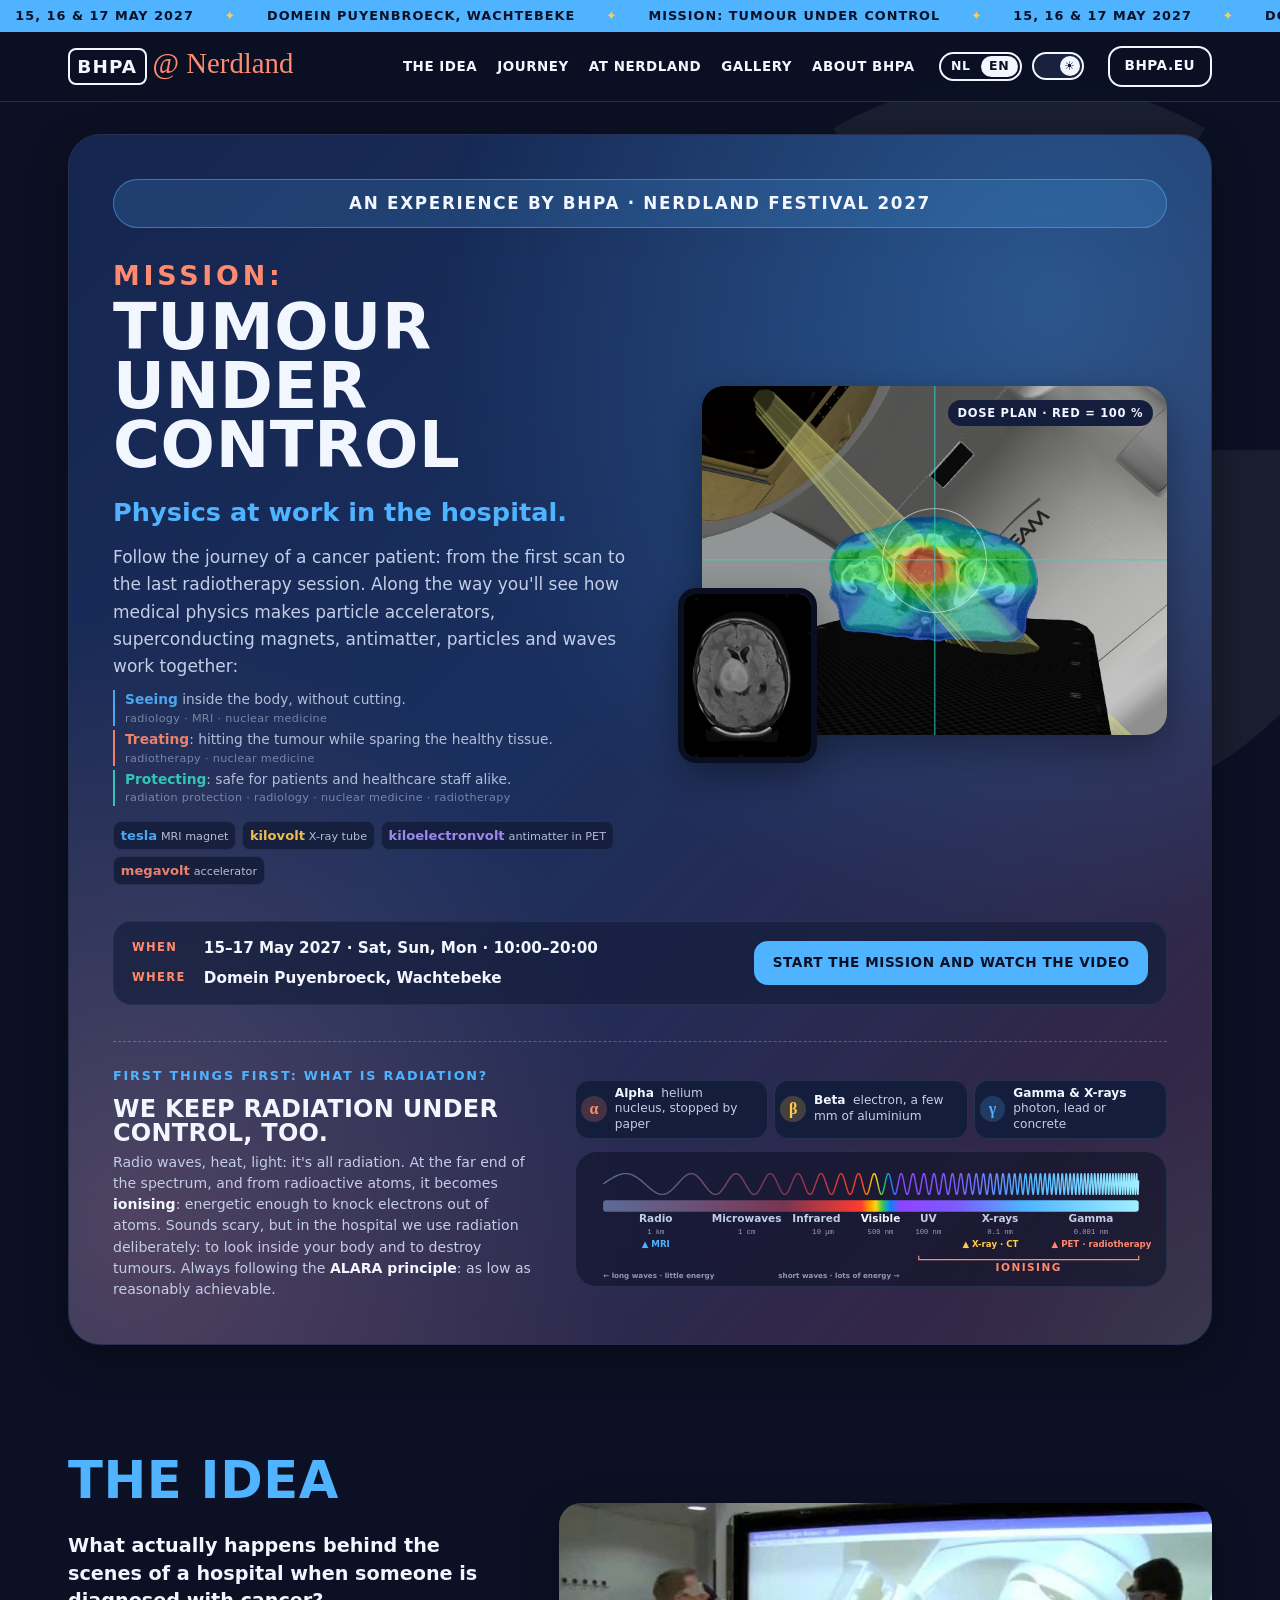
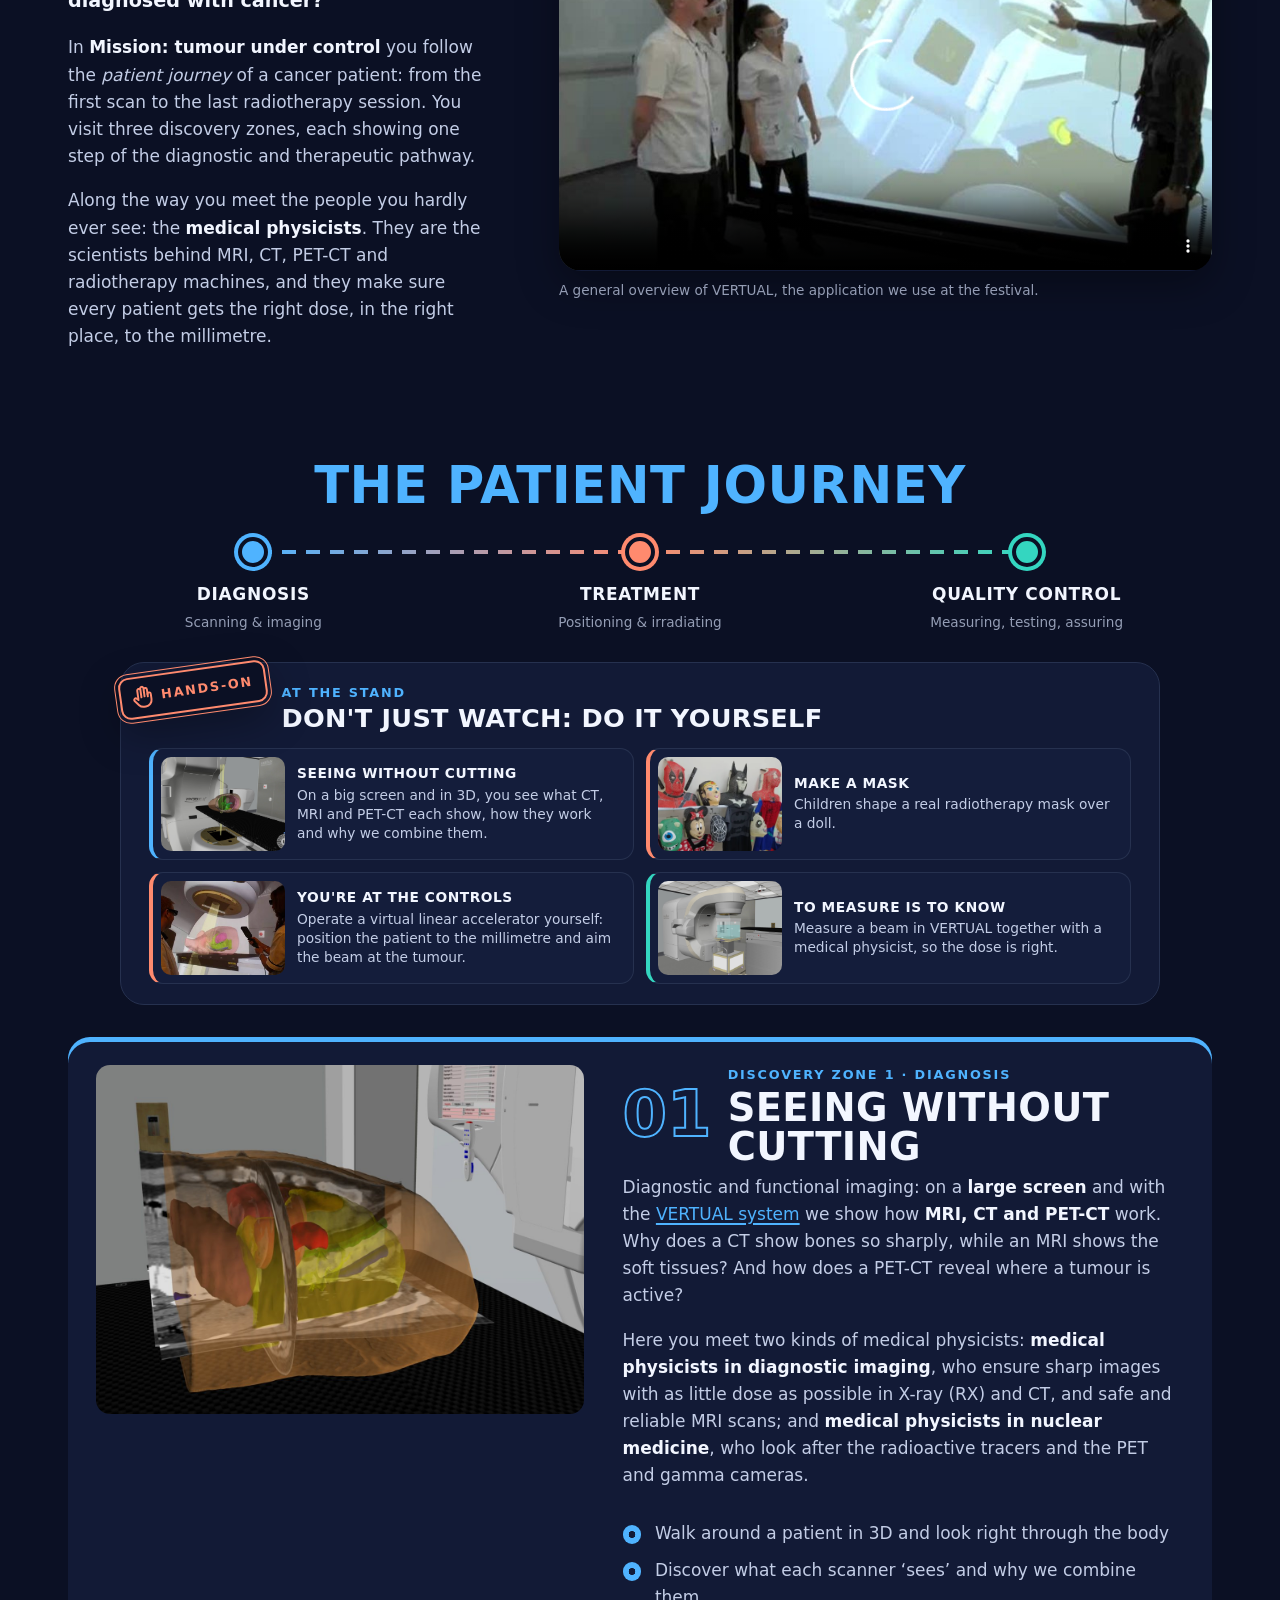
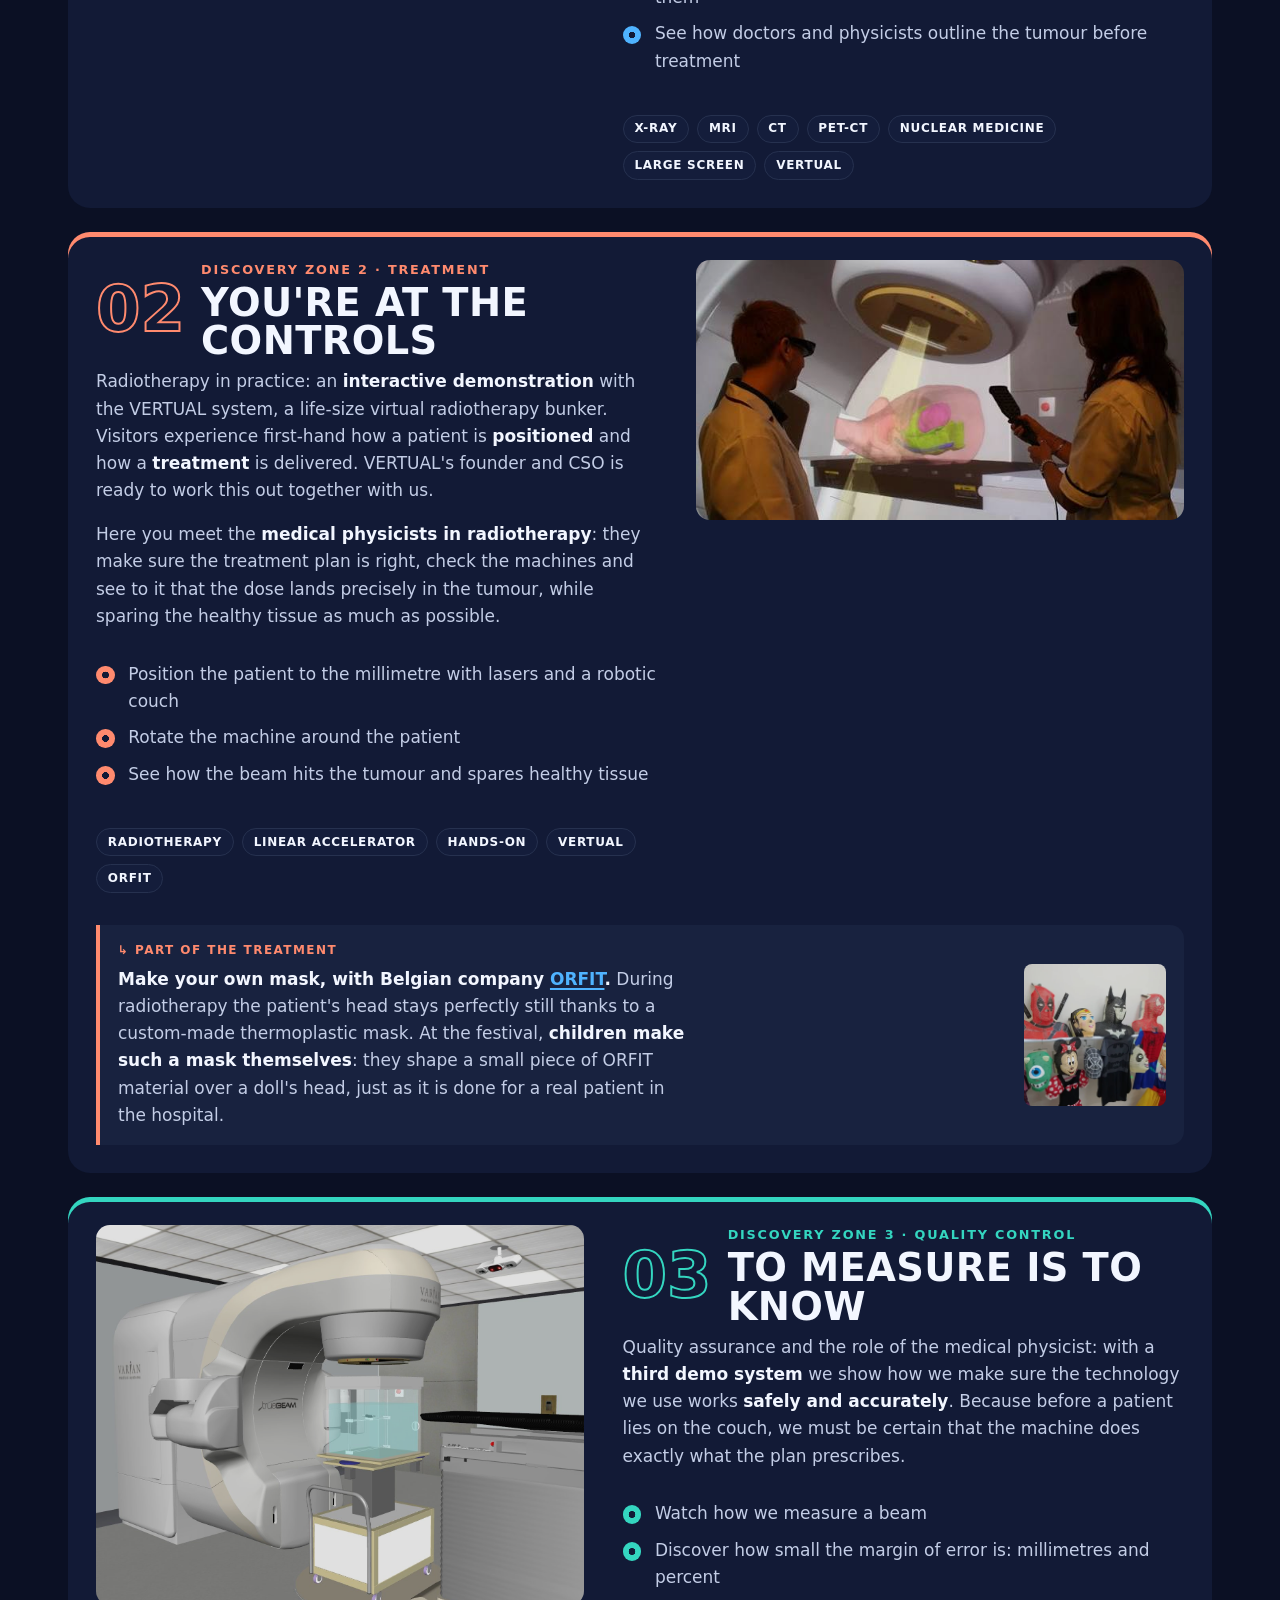
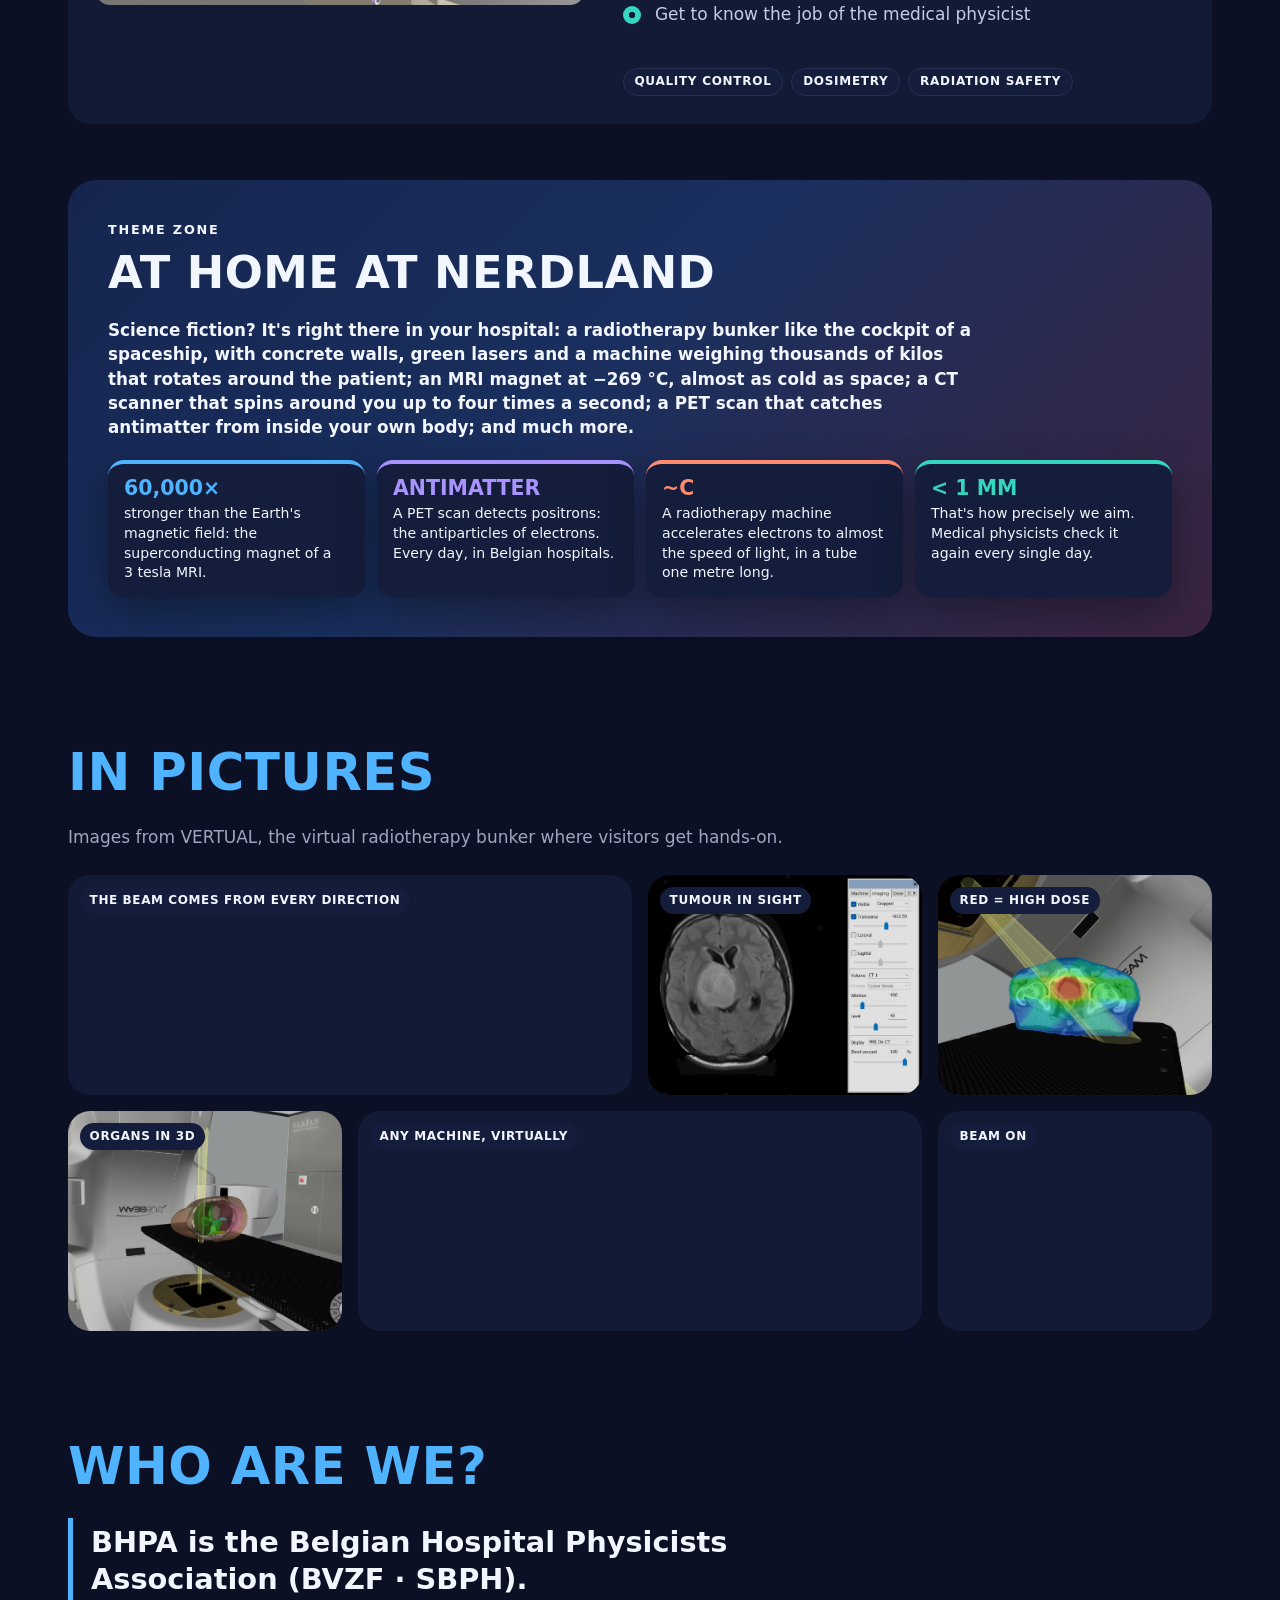
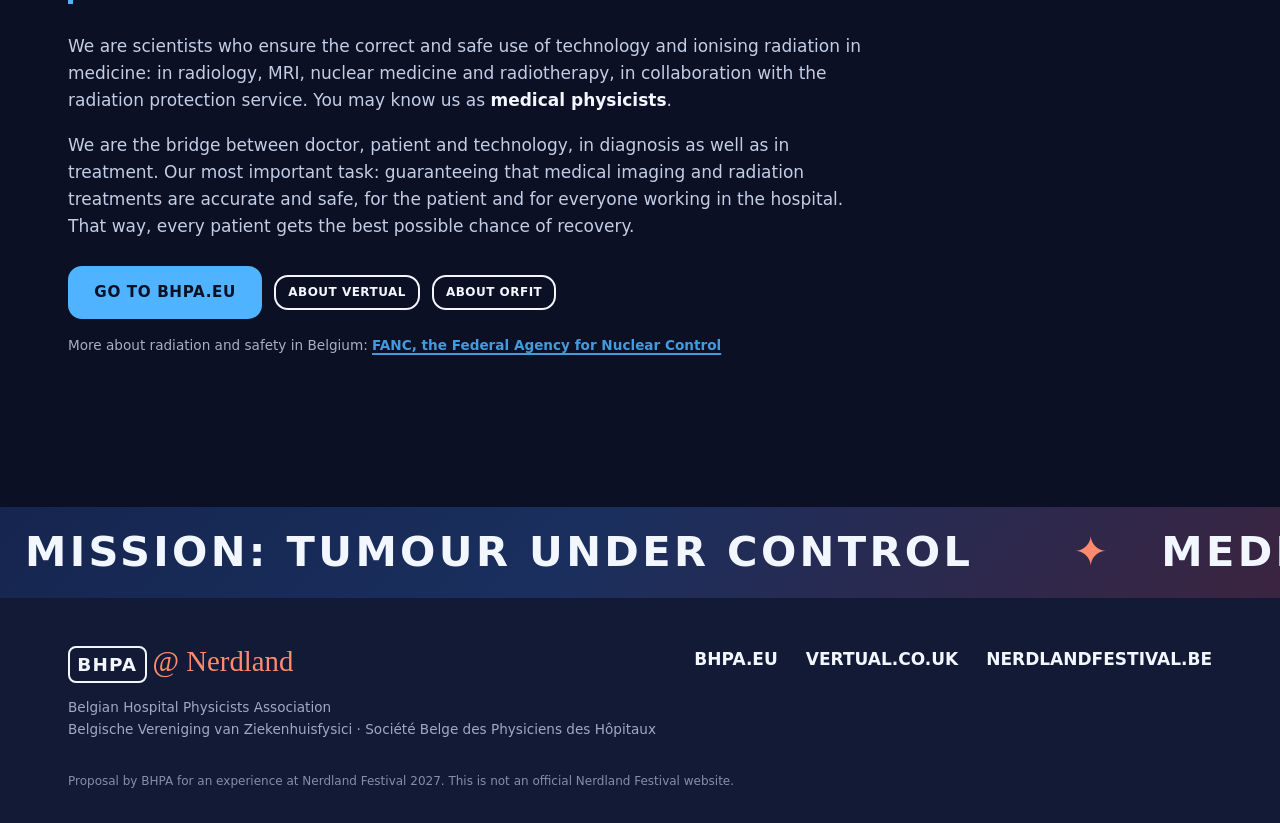
<file: en/index.html>
<!doctype html>
<html lang="en">
<head>
  <meta charset="utf-8">
  <meta name="viewport" content="width=device-width, initial-scale=1, viewport-fit=cover">
  <meta http-equiv="Content-Security-Policy" content="default-src 'self'; script-src 'self'; style-src 'self' https://fonts.googleapis.com; font-src https://fonts.gstatic.com; img-src 'self' data:; media-src 'self'; frame-src https://www.youtube-nocookie.com; object-src 'none'; base-uri 'self'; form-action 'none'">
  <meta name="referrer" content="strict-origin-when-cross-origin">
  <title>Mission: tumour under control · BHPA at Nerdland Festival 2027</title>
  <meta name="description" content="Discover the medical physics behind scanners and radiotherapy machines: from the first scan to treatment. An experience by BHPA, the Belgian Hospital Physicists Association, for Nerdland Festival 2027.">
  <meta property="og:title" content="Mission: tumour under control">
  <meta property="og:description" content="Physics at work in the hospital. BHPA at Nerdland Festival 2027.">
  <meta property="og:image" content="https://bvzf-sbph.github.io/nerdland2027/assets/img/vertual-patient-bundel.jpg">
  <meta property="og:url" content="https://bvzf-sbph.github.io/nerdland2027/en/">
  <meta property="og:type" content="website">
  <meta property="og:locale" content="en_GB">
  <link rel="alternate" hreflang="nl" href="https://bvzf-sbph.github.io/nerdland2027/">
  <link rel="alternate" hreflang="en" href="https://bvzf-sbph.github.io/nerdland2027/en/">
  <link rel="icon" href="../assets/img/favicon.svg" type="image/svg+xml">
  <link rel="preconnect" href="https://fonts.googleapis.com">
  <link rel="preconnect" href="https://fonts.gstatic.com" crossorigin>
  <link href="https://fonts.googleapis.com/css2?family=Archivo:wdth,wght@100..125,400..900&family=Yellowtail&display=swap" rel="stylesheet">
  <link rel="stylesheet" href="../css/style.css">
  <script src="../js/start-top.js"></script>
</head>
<body>
  <div class="watermark" aria-hidden="true">
    <svg viewBox="-100 -100 200 200"><circle r="15"/><path d="M-12.00 -20.78 L-48.00 -83.14 A96 96 0 0 1 48.00 -83.14 L12.00 -20.78 A24 24 0 0 0 -12.00 -20.78 Z M24.00 0.00 L96.00 0.00 A96 96 0 0 1 48.00 83.14 L12.00 20.78 A24 24 0 0 0 24.00 0.00 Z M-12.00 20.78 L-48.00 83.14 A96 96 0 0 1 -96.00 0.00 L-24.00 0.00 A24 24 0 0 0 -12.00 20.78 Z"/></svg>
  </div>

  <!-- English version of ../index.html — keep both pages in sync (same structure, same images). -->

  <!-- ===== HEADER ===== -->
  <header class="header">
    <div class="header__top marquee" aria-hidden="true">
      <div class="marquee__track">
        <span>15, 16 &amp; 17 May 2027</span><span>Domein Puyenbroeck, Wachtebeke</span><span>Mission: tumour under control</span>
        <span>15, 16 &amp; 17 May 2027</span><span>Domein Puyenbroeck, Wachtebeke</span><span>Mission: tumour under control</span>
      </div>
    </div>
    <div class="header__bar">
      <a class="logo" href="#top" aria-label="BHPA at Nerdland Festival 2027">
        <span class="logo__mark">BHPA</span>
        <span class="logo__script">@ Nerdland</span>
      </a>
      <nav class="nav" aria-label="Main menu">
        <a href="#idee">The idea</a>
        <a href="#traject">Journey</a>
        <a href="#nerdland">At Nerdland</a>
        <a href="#fotos">Gallery</a>
        <a href="#bhpa">About BHPA</a>
      </nav>
      <div class="header__tools">
        <nav class="lang" aria-label="Taal / Language">
          <a href="../" lang="nl" hreflang="nl" title="Nederlandse versie">NL</a>
          <a href="./" lang="en" hreflang="en" aria-current="page">EN</a>
        </nav>
        <input type="checkbox" id="theme-toggle" class="theme-toggle" aria-label="Switch between light and dark theme" title="Light / dark">
      </div>
      <a class="btn btn--outline btn--small" href="https://www.bhpa.eu" target="_blank" rel="noopener">BHPA.eu</a>
    </div>
  </header>

  <main id="top">

    <!-- ===== HERO ===== -->
    <section class="hero-wrap">
      <div class="hero">
      <p class="eyebrow hero__badge">An experience by BHPA &middot; Nerdland Festival 2027</p>
      <div class="hero__text">
        <h1 class="hero__title">
          <span class="hero__title-small">Mission:</span>
          Tumour under control
        </h1>
        <p class="hero__lead">Physics at work in the hospital.</p>
        <p class="hero__sub">Follow the journey of a cancer patient: from the first scan to the last radiotherapy session. Along the way you'll see how medical physics makes particle accelerators, superconducting magnets, antimatter, particles and waves work together:</p>
        <ul class="hero__goals">
          <li class="c-blue"><b>Seeing</b> inside the body, without cutting.<small>radiology · MRI · nuclear medicine</small></li>
          <li class="c-coral"><b>Treating</b>: hitting the tumour while sparing the healthy tissue.<small>radiotherapy · nuclear medicine</small></li>
          <li class="c-mint"><b>Protecting</b>: safe for patients and healthcare staff alike.<small>radiation protection · radiology · nuclear medicine · radiotherapy</small></li>
        </ul>
        <ul class="hero__chips" aria-label="Physics in numbers">
          <li class="c-blue"><b>tesla</b> MRI magnet</li>
          <li class="c-sun"><b>kilovolt</b> X-ray tube</li>
          <li class="c-violet"><b>kiloelectronvolt</b> antimatter in PET</li>
          <li class="c-coral"><b>megavolt</b> accelerator</li>
        </ul>
      </div>

      <figure class="hero__visual">
        <img width="1439" height="1015" class="hero__main" fetchpriority="high" src="../assets/img/dosisverdeling.jpg" alt="Dose distribution on a CT image of the pelvis: red is the high dose on the tumour, blue is low dose">
        <img width="691" height="557" class="hero__inset" src="../assets/img/mri-hersentumor.jpg" alt="MRI image of the brain in which a tumour lights up">
        <figcaption class="hero__tag">Dose plan &middot; red = 100&nbsp;%</figcaption>
      </figure>

      <div class="hero__ticket">
        <dl class="hero__meta">
          <dt>When</dt><dd>15&ndash;17 May 2027 &middot; Sat, Sun, Mon &middot; 10:00&ndash;20:00</dd>
          <dt>Where</dt><dd>Domein Puyenbroeck, Wachtebeke</dd>
        </dl>
        <div class="btn-row">
          <a class="btn" href="#idee">Start the mission and watch the video</a>
        </div>
      </div>

      <div class="radiation">
        <div class="radiation__intro">
          <p class="eyebrow eyebrow--pink">First things first: what is radiation?</p>
          <h2 class="radiation__title">We keep radiation under control, too.</h2>
          <p>Radio waves, heat, light: it's all radiation. At the far end of the spectrum, and from radioactive atoms, it becomes <strong>ionising</strong>: energetic enough to knock electrons out of atoms. Sounds scary, but in the hospital we use radiation deliberately: to look inside your body and to destroy tumours. Always following the <strong>ALARA principle</strong>: as low as reasonably achievable.</p>
        </div>
        <ul class="particles" aria-label="Types of ionising radiation">
          <li class="c-coral"><b aria-hidden="true">α</b><span><strong>Alpha</strong> helium nucleus, stopped by paper</span></li>
          <li class="c-sun"><b aria-hidden="true">β</b><span><strong>Beta</strong> electron, a few mm of aluminium</span></li>
          <li class="c-blue"><b aria-hidden="true">γ</b><span><strong>Gamma &amp; X-rays</strong> photon, lead or concrete</span></li>
        </ul>
        <figure class="spectrum" role="img" aria-label="The electromagnetic spectrum, from radio waves through infrared, visible light and UV to X-rays and gamma rays. The waves get shorter and more energetic; from the ultraviolet onwards the radiation is ionising. The hospital uses radio waves for MRI, X-rays for CT and gamma rays for PET and radiotherapy.">
          <svg viewBox="0 0 1200 250" xmlns="http://www.w3.org/2000/svg">
            <defs>
              <linearGradient id="spec-grad" gradientUnits="userSpaceOnUse" x1="40" y1="0" x2="1160" y2="0"><stop offset="0.000" stop-color="#5b6b9a"/><stop offset="0.339" stop-color="#7a3550"/><stop offset="0.482" stop-color="#ff3b30"/><stop offset="0.496" stop-color="#ff9500"/><stop offset="0.509" stop-color="#ffd60a"/><stop offset="0.522" stop-color="#34c759"/><stop offset="0.536" stop-color="#0a84ff"/><stop offset="0.554" stop-color="#8e44ff"/><stop offset="0.661" stop-color="#7c5cff"/><stop offset="0.786" stop-color="#4fb3ff"/><stop offset="1.000" stop-color="#9ff0ff"/></linearGradient>
              <linearGradient id="spec-pulse-grad"><stop offset="0" stop-color="#000"/><stop offset=".5" stop-color="#fff"/><stop offset="1" stop-color="#000"/></linearGradient>
              <mask id="spec-pulse-mask" maskUnits="userSpaceOnUse" x="0" y="0" width="1200" height="250">
                <rect class="spec-pulse" x="-260" y="0" width="260" height="250" fill="url(#spec-pulse-grad)"/>
              </mask>
            </defs>
            <g class="spec-zoom">
              <path class="spec-wave" d="M40.0 46.0 L51.1 38.5 L61.8 31.9 L72.2 26.9 L82.2 24.3 L91.8 24.3 L101.2 26.9 L110.3 31.9 L119.1 38.5 L127.7 46.0 L136.0 53.5 L144.1 60.1 L152.0 65.1 L159.7 67.7 L167.1 67.7 L174.5 65.1 L181.6 60.1 L188.6 53.5 L195.4 46.0 L202.0 38.5 L208.5 31.9 L214.9 26.9 L221.2 24.3 L227.3 24.3 L233.3 26.9 L239.2 31.9 L244.9 38.5 L250.6 46.0 L256.1 53.5 L261.6 60.1 L266.9 65.1 L272.2 67.7 L277.4 67.7 L282.5 65.1 L287.5 60.1 L292.4 53.5 L297.2 46.0 L302.0 38.5 L306.7 31.9 L311.3 26.9 L315.8 24.3 L320.3 24.3 L324.7 26.9 L329.1 31.9 L333.4 38.5 L337.6 46.0 L341.8 53.5 L345.9 60.1 L349.9 65.1 L353.9 67.7 L357.9 67.7 L361.8 65.1 L365.6 60.1 L369.4 53.5 L373.2 46.0 L376.9 38.5 L380.6 31.9 L384.2 26.9 L387.8 24.3 L391.3 24.3 L394.8 26.9 L398.2 31.9 L401.7 38.5 L405.0 46.0 L408.4 53.5 L411.7 60.1 L414.9 65.1 L418.2 67.7 L421.4 67.7 L424.5 65.1 L427.7 60.1 L430.8 53.5 L433.8 46.0 L436.9 38.5 L439.9 31.9 L442.9 26.9 L445.8 24.3 L448.7 24.3 L451.6 26.9 L454.5 31.9 L457.3 38.5 L460.1 46.0 L462.9 53.5 L465.7 60.1 L468.4 65.1 L471.1 67.7 L473.8 67.7 L476.5 65.1 L479.1 60.1 L481.7 53.5 L484.3 46.0 L486.9 38.5 L489.4 31.9 L492.0 26.9 L494.5 24.3 L497.0 24.3 L499.4 26.9 L501.9 31.9 L504.3 38.5 L506.7 46.0 L509.1 53.5 L511.5 60.1 L513.8 65.1 L516.1 67.7 L518.5 67.7 L520.8 65.1 L523.0 60.1 L525.3 53.5 L527.6 46.0 L529.8 38.5 L532.0 31.9 L534.2 26.9 L536.4 24.3 L538.5 24.3 L540.7 26.9 L542.8 31.9 L544.9 38.5 L547.1 46.0 L549.1 53.5 L551.2 60.1 L553.3 65.1 L555.3 67.7 L557.4 67.7 L559.4 65.1 L561.4 60.1 L563.4 53.5 L565.4 46.0 L567.3 38.5 L569.3 31.9 L571.2 26.9 L573.2 24.3 L575.1 24.3 L577.0 26.9 L578.9 31.9 L580.8 38.5 L582.7 46.0 L584.5 53.5 L586.4 60.1 L588.2 65.1 L590.0 67.7 L591.8 67.7 L593.6 65.1 L595.4 60.1 L597.2 53.5 L599.0 46.0 L600.8 38.5 L602.5 31.9 L604.3 26.9 L606.0 24.3 L607.7 24.3 L609.4 26.9 L611.1 31.9 L612.8 38.5 L614.5 46.0 L616.2 53.5 L617.8 60.1 L619.5 65.1 L621.1 67.7 L622.8 67.7 L624.4 65.1 L626.0 60.1 L627.7 53.5 L629.3 46.0 L630.8 38.5 L632.4 31.9 L634.0 26.9 L635.6 24.3 L637.1 24.3 L638.7 26.9 L640.2 31.9 L641.8 38.5 L643.3 46.0 L644.8 53.5 L646.4 60.1 L647.9 65.1 L649.4 67.7 L650.9 67.7 L652.3 65.1 L653.8 60.1 L655.3 53.5 L656.8 46.0 L658.2 38.5 L659.7 31.9 L661.1 26.9 L662.5 24.3 L664.0 24.3 L665.4 26.9 L666.8 31.9 L668.2 38.5 L669.6 46.0 L671.0 53.5 L672.4 60.1 L673.8 65.1 L675.2 67.7 L676.5 67.7 L677.9 65.1 L679.3 60.1 L680.6 53.5 L682.0 46.0 L683.3 38.5 L684.7 31.9 L686.0 26.9 L687.3 24.3 L688.6 24.3 L689.9 26.9 L691.2 31.9 L692.5 38.5 L693.8 46.0 L695.1 53.5 L696.4 60.1 L697.7 65.1 L699.0 67.7 L700.2 67.7 L701.5 65.1 L702.8 60.1 L704.0 53.5 L705.3 46.0 L706.5 38.5 L707.7 31.9 L709.0 26.9 L710.2 24.3 L711.4 24.3 L712.6 26.9 L713.8 31.9 L715.0 38.5 L716.3 46.0 L717.4 53.5 L718.6 60.1 L719.8 65.1 L721.0 67.7 L722.2 67.7 L723.4 65.1 L724.5 60.1 L725.7 53.5 L726.9 46.0 L728.0 38.5 L729.2 31.9 L730.3 26.9 L731.5 24.3 L732.6 24.3 L733.7 26.9 L734.9 31.9 L736.0 38.5 L737.1 46.0 L738.2 53.5 L739.4 60.1 L740.5 65.1 L741.6 67.7 L742.7 67.7 L743.8 65.1 L744.9 60.1 L746.0 53.5 L747.0 46.0 L748.1 38.5 L749.2 31.9 L750.3 26.9 L751.3 24.3 L752.4 24.3 L753.5 26.9 L754.5 31.9 L755.6 38.5 L756.6 46.0 L757.7 53.5 L758.7 60.1 L759.8 65.1 L760.8 67.7 L761.9 67.7 L762.9 65.1 L763.9 60.1 L764.9 53.5 L766.0 46.0 L767.0 38.5 L768.0 31.9 L769.0 26.9 L770.0 24.3 L771.0 24.3 L772.0 26.9 L773.0 31.9 L774.0 38.5 L775.0 46.0 L776.0 53.5 L777.0 60.1 L777.9 65.1 L778.9 67.7 L779.9 67.7 L780.9 65.1 L781.8 60.1 L782.8 53.5 L783.8 46.0 L784.7 38.5 L785.7 31.9 L786.6 26.9 L787.6 24.3 L788.5 24.3 L789.5 26.9 L790.4 31.9 L791.4 38.5 L792.3 46.0 L793.2 53.5 L794.1 60.1 L795.1 65.1 L796.0 67.7 L796.9 67.7 L797.8 65.1 L798.8 60.1 L799.7 53.5 L800.6 46.0 L801.5 38.5 L802.4 31.9 L803.3 26.9 L804.2 24.3 L805.1 24.3 L806.0 26.9 L806.9 31.9 L807.8 38.5 L808.6 46.0 L809.5 53.5 L810.4 60.1 L811.3 65.1 L812.2 67.7 L813.0 67.7 L813.9 65.1 L814.8 60.1 L815.6 53.5 L816.5 46.0 L817.4 38.5 L818.2 31.9 L819.1 26.9 L819.9 24.3 L820.8 24.3 L821.6 26.9 L822.5 31.9 L823.3 38.5 L824.2 46.0 L825.0 53.5 L825.8 60.1 L826.7 65.1 L827.5 67.7 L828.3 67.7 L829.2 65.1 L830.0 60.1 L830.8 53.5 L831.6 46.0 L832.5 38.5 L833.3 31.9 L834.1 26.9 L834.9 24.3 L835.7 24.3 L836.5 26.9 L837.3 31.9 L838.1 38.5 L838.9 46.0 L839.7 53.5 L840.5 60.1 L841.3 65.1 L842.1 67.7 L842.9 67.7 L843.7 65.1 L844.5 60.1 L845.3 53.5 L846.1 46.0 L846.8 38.5 L847.6 31.9 L848.4 26.9 L849.2 24.3 L849.9 24.3 L850.7 26.9 L851.5 31.9 L852.3 38.5 L853.0 46.0 L853.8 53.5 L854.5 60.1 L855.3 65.1 L856.1 67.7 L856.8 67.7 L857.6 65.1 L858.3 60.1 L859.1 53.5 L859.8 46.0 L860.6 38.5 L861.3 31.9 L862.1 26.9 L862.8 24.3 L863.5 24.3 L864.3 26.9 L865.0 31.9 L865.7 38.5 L866.5 46.0 L867.2 53.5 L867.9 60.1 L868.7 65.1 L869.4 67.7 L870.1 67.7 L870.8 65.1 L871.6 60.1 L872.3 53.5 L873.0 46.0 L873.7 38.5 L874.4 31.9 L875.1 26.9 L875.8 24.3 L876.5 24.3 L877.3 26.9 L878.0 31.9 L878.7 38.5 L879.4 46.0 L880.1 53.5 L880.8 60.1 L881.5 65.1 L882.2 67.7 L882.8 67.7 L883.5 65.1 L884.2 60.1 L884.9 53.5 L885.6 46.0 L886.3 38.5 L887.0 31.9 L887.7 26.9 L888.3 24.3 L889.0 24.3 L889.7 26.9 L890.4 31.9 L891.1 38.5 L891.7 46.0 L892.4 53.5 L893.1 60.1 L893.7 65.1 L894.4 67.7 L895.1 67.7 L895.7 65.1 L896.4 60.1 L897.1 53.5 L897.7 46.0 L898.4 38.5 L899.0 31.9 L899.7 26.9 L900.3 24.3 L901.0 24.3 L901.7 26.9 L902.3 31.9 L903.0 38.5 L903.6 46.0 L904.2 53.5 L904.9 60.1 L905.5 65.1 L906.2 67.7 L906.8 67.7 L907.5 65.1 L908.1 60.1 L908.7 53.5 L909.4 46.0 L910.0 38.5 L910.6 31.9 L911.3 26.9 L911.9 24.3 L912.5 24.3 L913.2 26.9 L913.8 31.9 L914.4 38.5 L915.0 46.0 L915.7 53.5 L916.3 60.1 L916.9 65.1 L917.5 67.7 L918.1 67.7 L918.7 65.1 L919.4 60.1 L920.0 53.5 L920.6 46.0 L921.2 38.5 L921.8 31.9 L922.4 26.9 L923.0 24.3 L923.6 24.3 L924.2 26.9 L924.8 31.9 L925.4 38.5 L926.0 46.0 L926.6 53.5 L927.2 60.1 L927.8 65.1 L928.4 67.7 L929.0 67.7 L929.6 65.1 L930.2 60.1 L930.8 53.5 L931.4 46.0 L932.0 38.5 L932.6 31.9 L933.2 26.9 L933.8 24.3 L934.3 24.3 L934.9 26.9 L935.5 31.9 L936.1 38.5 L936.7 46.0 L937.2 53.5 L937.8 60.1 L938.4 65.1 L939.0 67.7 L939.6 67.7 L940.1 65.1 L940.7 60.1 L941.3 53.5 L941.8 46.0 L942.4 38.5 L943.0 31.9 L943.6 26.9 L944.1 24.3 L944.7 24.3 L945.2 26.9 L945.8 31.9 L946.4 38.5 L946.9 46.0 L947.5 53.5 L948.1 60.1 L948.6 65.1 L949.2 67.7 L949.7 67.7 L950.3 65.1 L950.8 60.1 L951.4 53.5 L951.9 46.0 L952.5 38.5 L953.0 31.9 L953.6 26.9 L954.1 24.3 L954.7 24.3 L955.2 26.9 L955.8 31.9 L956.3 38.5 L956.9 46.0 L957.4 53.5 L958.0 60.1 L958.5 65.1 L959.0 67.7 L959.6 67.7 L960.1 65.1 L960.6 60.1 L961.2 53.5 L961.7 46.0 L962.2 38.5 L962.8 31.9 L963.3 26.9 L963.8 24.3 L964.4 24.3 L964.9 26.9 L965.4 31.9 L966.0 38.5 L966.5 46.0 L967.0 53.5 L967.5 60.1 L968.1 65.1 L968.6 67.7 L969.1 67.7 L969.6 65.1 L970.1 60.1 L970.7 53.5 L971.2 46.0 L971.7 38.5 L972.2 31.9 L972.7 26.9 L973.2 24.3 L973.8 24.3 L974.3 26.9 L974.8 31.9 L975.3 38.5 L975.8 46.0 L976.3 53.5 L976.8 60.1 L977.3 65.1 L977.8 67.7 L978.3 67.7 L978.9 65.1 L979.4 60.1 L979.9 53.5 L980.4 46.0 L980.9 38.5 L981.4 31.9 L981.9 26.9 L982.4 24.3 L982.9 24.3 L983.4 26.9 L983.9 31.9 L984.4 38.5 L984.8 46.0 L985.3 53.5 L985.8 60.1 L986.3 65.1 L986.8 67.7 L987.3 67.7 L987.8 65.1 L988.3 60.1 L988.8 53.5 L989.3 46.0 L989.8 38.5 L990.2 31.9 L990.7 26.9 L991.2 24.3 L991.7 24.3 L992.2 26.9 L992.7 31.9 L993.1 38.5 L993.6 46.0 L994.1 53.5 L994.6 60.1 L995.1 65.1 L995.5 67.7 L996.0 67.7 L996.5 65.1 L997.0 60.1 L997.5 53.5 L997.9 46.0 L998.4 38.5 L998.9 31.9 L999.3 26.9 L999.8 24.3 L1000.3 24.3 L1000.8 26.9 L1001.2 31.9 L1001.7 38.5 L1002.2 46.0 L1002.6 53.5 L1003.1 60.1 L1003.6 65.1 L1004.0 67.7 L1004.5 67.7 L1005.0 65.1 L1005.4 60.1 L1005.9 53.5 L1006.3 46.0 L1006.8 38.5 L1007.3 31.9 L1007.7 26.9 L1008.2 24.3 L1008.6 24.3 L1009.1 26.9 L1009.6 31.9 L1010.0 38.5 L1010.5 46.0 L1010.9 53.5 L1011.4 60.1 L1011.8 65.1 L1012.3 67.7 L1012.7 67.7 L1013.2 65.1 L1013.6 60.1 L1014.1 53.5 L1014.5 46.0 L1015.0 38.5 L1015.4 31.9 L1015.9 26.9 L1016.3 24.3 L1016.8 24.3 L1017.2 26.9 L1017.7 31.9 L1018.1 38.5 L1018.5 46.0 L1019.0 53.5 L1019.4 60.1 L1019.9 65.1 L1020.3 67.7 L1020.8 67.7 L1021.2 65.1 L1021.6 60.1 L1022.1 53.5 L1022.5 46.0 L1022.9 38.5 L1023.4 31.9 L1023.8 26.9 L1024.2 24.3 L1024.7 24.3 L1025.1 26.9 L1025.6 31.9 L1026.0 38.5 L1026.4 46.0 L1026.8 53.5 L1027.3 60.1 L1027.7 65.1 L1028.1 67.7 L1028.6 67.7 L1029.0 65.1 L1029.4 60.1 L1029.8 53.5 L1030.3 46.0 L1030.7 38.5 L1031.1 31.9 L1031.6 26.9 L1032.0 24.3 L1032.4 24.3 L1032.8 26.9 L1033.2 31.9 L1033.7 38.5 L1034.1 46.0 L1034.5 53.5 L1034.9 60.1 L1035.3 65.1 L1035.8 67.7 L1036.2 67.7 L1036.6 65.1 L1037.0 60.1 L1037.4 53.5 L1037.9 46.0 L1038.3 38.5 L1038.7 31.9 L1039.1 26.9 L1039.5 24.3 L1039.9 24.3 L1040.3 26.9 L1040.7 31.9 L1041.2 38.5 L1041.6 46.0 L1042.0 53.5 L1042.4 60.1 L1042.8 65.1 L1043.2 67.7 L1043.6 67.7 L1044.0 65.1 L1044.4 60.1 L1044.8 53.5 L1045.2 46.0 L1045.6 38.5 L1046.1 31.9 L1046.5 26.9 L1046.9 24.3 L1047.3 24.3 L1047.7 26.9 L1048.1 31.9 L1048.5 38.5 L1048.9 46.0 L1049.3 53.5 L1049.7 60.1 L1050.1 65.1 L1050.5 67.7 L1050.9 67.7 L1051.3 65.1 L1051.7 60.1 L1052.1 53.5 L1052.5 46.0 L1052.9 38.5 L1053.2 31.9 L1053.6 26.9 L1054.0 24.3 L1054.4 24.3 L1054.8 26.9 L1055.2 31.9 L1055.6 38.5 L1056.0 46.0 L1056.4 53.5 L1056.8 60.1 L1057.2 65.1 L1057.6 67.7 L1058.0 67.7 L1058.3 65.1 L1058.7 60.1 L1059.1 53.5 L1059.5 46.0 L1059.9 38.5 L1060.3 31.9 L1060.7 26.9 L1061.0 24.3 L1061.4 24.3 L1061.8 26.9 L1062.2 31.9 L1062.6 38.5 L1063.0 46.0 L1063.3 53.5 L1063.7 60.1 L1064.1 65.1 L1064.5 67.7 L1064.9 67.7 L1065.3 65.1 L1065.6 60.1 L1066.0 53.5 L1066.4 46.0 L1066.8 38.5 L1067.1 31.9 L1067.5 26.9 L1067.9 24.3 L1068.3 24.3 L1068.7 26.9 L1069.0 31.9 L1069.4 38.5 L1069.8 46.0 L1070.2 53.5 L1070.5 60.1 L1070.9 65.1 L1071.3 67.7 L1071.6 67.7 L1072.0 65.1 L1072.4 60.1 L1072.8 53.5 L1073.1 46.0 L1073.5 38.5 L1073.9 31.9 L1074.2 26.9 L1074.6 24.3 L1075.0 24.3 L1075.3 26.9 L1075.7 31.9 L1076.1 38.5 L1076.4 46.0 L1076.8 53.5 L1077.2 60.1 L1077.5 65.1 L1077.9 67.7 L1078.3 67.7 L1078.6 65.1 L1079.0 60.1 L1079.4 53.5 L1079.7 46.0 L1080.1 38.5 L1080.4 31.9 L1080.8 26.9 L1081.2 24.3 L1081.5 24.3 L1081.9 26.9 L1082.2 31.9 L1082.6 38.5 L1083.0 46.0 L1083.3 53.5 L1083.7 60.1 L1084.0 65.1 L1084.4 67.7 L1084.7 67.7 L1085.1 65.1 L1085.5 60.1 L1085.8 53.5 L1086.2 46.0 L1086.5 38.5 L1086.9 31.9 L1087.2 26.9 L1087.6 24.3 L1087.9 24.3 L1088.3 26.9 L1088.6 31.9 L1089.0 38.5 L1089.3 46.0 L1089.7 53.5 L1090.0 60.1 L1090.4 65.1 L1090.7 67.7 L1091.1 67.7 L1091.4 65.1 L1091.8 60.1 L1092.1 53.5 L1092.5 46.0 L1092.8 38.5 L1093.2 31.9 L1093.5 26.9 L1093.9 24.3 L1094.2 24.3 L1094.6 26.9 L1094.9 31.9 L1095.2 38.5 L1095.6 46.0 L1095.9 53.5 L1096.3 60.1 L1096.6 65.1 L1097.0 67.7 L1097.3 67.7 L1097.6 65.1 L1098.0 60.1 L1098.3 53.5 L1098.7 46.0 L1099.0 38.5 L1099.3 31.9 L1099.7 26.9 L1100.0 24.3 L1100.4 24.3 L1100.7 26.9 L1101.0 31.9 L1101.4 38.5 L1101.7 46.0 L1102.0 53.5 L1102.4 60.1 L1102.7 65.1 L1103.1 67.7 L1103.4 67.7 L1103.7 65.1 L1104.1 60.1 L1104.4 53.5 L1104.7 46.0 L1105.1 38.5 L1105.4 31.9 L1105.7 26.9 L1106.1 24.3 L1106.4 24.3 L1106.7 26.9 L1107.0 31.9 L1107.4 38.5 L1107.7 46.0 L1108.0 53.5 L1108.4 60.1 L1108.7 65.1 L1109.0 67.7 L1109.4 67.7 L1109.7 65.1 L1110.0 60.1 L1110.3 53.5 L1110.7 46.0 L1111.0 38.5 L1111.3 31.9 L1111.6 26.9 L1112.0 24.3 L1112.3 24.3 L1112.6 26.9 L1112.9 31.9 L1113.3 38.5 L1113.6 46.0 L1113.9 53.5 L1114.2 60.1 L1114.6 65.1 L1114.9 67.7 L1115.2 67.7 L1115.5 65.1 L1115.9 60.1 L1116.2 53.5 L1116.5 46.0 L1116.8 38.5 L1117.1 31.9 L1117.5 26.9 L1117.8 24.3 L1118.1 24.3 L1118.4 26.9 L1118.7 31.9 L1119.1 38.5 L1119.4 46.0 L1119.7 53.5 L1120.0 60.1 L1120.3 65.1 L1120.6 67.7 L1121.0 67.7 L1121.3 65.1 L1121.6 60.1 L1121.9 53.5 L1122.2 46.0 L1122.5 38.5 L1122.8 31.9 L1123.2 26.9 L1123.5 24.3 L1123.8 24.3 L1124.1 26.9 L1124.4 31.9 L1124.7 38.5 L1125.0 46.0 L1125.3 53.5 L1125.7 60.1 L1126.0 65.1 L1126.3 67.7 L1126.6 67.7 L1126.9 65.1 L1127.2 60.1 L1127.5 53.5 L1127.8 46.0 L1128.1 38.5 L1128.4 31.9 L1128.8 26.9 L1129.1 24.3 L1129.4 24.3 L1129.7 26.9 L1130.0 31.9 L1130.3 38.5 L1130.6 46.0 L1130.9 53.5 L1131.2 60.1 L1131.5 65.1 L1131.8 67.7 L1132.1 67.7 L1132.4 65.1 L1132.7 60.1 L1133.0 53.5 L1133.3 46.0 L1133.6 38.5 L1133.9 31.9 L1134.2 26.9 L1134.6 24.3 L1134.9 24.3 L1135.2 26.9 L1135.5 31.9 L1135.8 38.5 L1136.1 46.0 L1136.4 53.5 L1136.7 60.1 L1137.0 65.1 L1137.3 67.7 L1137.6 67.7 L1137.9 65.1 L1138.2 60.1 L1138.5 53.5 L1138.8 46.0 L1139.1 38.5 L1139.3 31.9 L1139.6 26.9 L1139.9 24.3 L1140.2 24.3 L1140.5 26.9 L1140.8 31.9 L1141.1 38.5 L1141.4 46.0 L1141.7 53.5 L1142.0 60.1 L1142.3 65.1 L1142.6 67.7 L1142.9 67.7 L1143.2 65.1 L1143.5 60.1 L1143.8 53.5 L1144.1 46.0 L1144.4 38.5 L1144.7 31.9 L1144.9 26.9 L1145.2 24.3 L1145.5 24.3 L1145.8 26.9 L1146.1 31.9 L1146.4 38.5 L1146.7 46.0 L1147.0 53.5 L1147.3 60.1 L1147.6 65.1 L1147.9 67.7 L1148.1 67.7 L1148.4 65.1 L1148.7 60.1 L1149.0 53.5 L1149.3 46.0 L1149.6 38.5 L1149.9 31.9 L1150.2 26.9 L1150.4 24.3 L1150.7 24.3 L1151.0 26.9 L1151.3 31.9 L1151.6 38.5 L1151.9 46.0 L1152.2 53.5 L1152.4 60.1 L1152.7 65.1 L1153.0 67.7 L1153.3 67.7 L1153.6 65.1 L1153.9 60.1 L1154.2 53.5 L1154.4 46.0 L1154.7 38.5 L1155.0 31.9 L1155.3 26.9 L1155.6 24.3 L1155.8 24.3 L1156.1 26.9 L1156.4 31.9 L1156.7 38.5 L1157.0 46.0 L1157.3 53.5 L1157.5 60.1 L1157.8 65.1 L1158.1 67.7 L1158.4 67.7 L1158.7 65.1 L1158.9 60.1 L1159.2 53.5 L1159.5 46.0 L1159.8 38.5" stroke="url(#spec-grad)"/>
              <path class="spec-wave spec-wave--glow" d="M40.0 46.0 L51.1 38.5 L61.8 31.9 L72.2 26.9 L82.2 24.3 L91.8 24.3 L101.2 26.9 L110.3 31.9 L119.1 38.5 L127.7 46.0 L136.0 53.5 L144.1 60.1 L152.0 65.1 L159.7 67.7 L167.1 67.7 L174.5 65.1 L181.6 60.1 L188.6 53.5 L195.4 46.0 L202.0 38.5 L208.5 31.9 L214.9 26.9 L221.2 24.3 L227.3 24.3 L233.3 26.9 L239.2 31.9 L244.9 38.5 L250.6 46.0 L256.1 53.5 L261.6 60.1 L266.9 65.1 L272.2 67.7 L277.4 67.7 L282.5 65.1 L287.5 60.1 L292.4 53.5 L297.2 46.0 L302.0 38.5 L306.7 31.9 L311.3 26.9 L315.8 24.3 L320.3 24.3 L324.7 26.9 L329.1 31.9 L333.4 38.5 L337.6 46.0 L341.8 53.5 L345.9 60.1 L349.9 65.1 L353.9 67.7 L357.9 67.7 L361.8 65.1 L365.6 60.1 L369.4 53.5 L373.2 46.0 L376.9 38.5 L380.6 31.9 L384.2 26.9 L387.8 24.3 L391.3 24.3 L394.8 26.9 L398.2 31.9 L401.7 38.5 L405.0 46.0 L408.4 53.5 L411.7 60.1 L414.9 65.1 L418.2 67.7 L421.4 67.7 L424.5 65.1 L427.7 60.1 L430.8 53.5 L433.8 46.0 L436.9 38.5 L439.9 31.9 L442.9 26.9 L445.8 24.3 L448.7 24.3 L451.6 26.9 L454.5 31.9 L457.3 38.5 L460.1 46.0 L462.9 53.5 L465.7 60.1 L468.4 65.1 L471.1 67.7 L473.8 67.7 L476.5 65.1 L479.1 60.1 L481.7 53.5 L484.3 46.0 L486.9 38.5 L489.4 31.9 L492.0 26.9 L494.5 24.3 L497.0 24.3 L499.4 26.9 L501.9 31.9 L504.3 38.5 L506.7 46.0 L509.1 53.5 L511.5 60.1 L513.8 65.1 L516.1 67.7 L518.5 67.7 L520.8 65.1 L523.0 60.1 L525.3 53.5 L527.6 46.0 L529.8 38.5 L532.0 31.9 L534.2 26.9 L536.4 24.3 L538.5 24.3 L540.7 26.9 L542.8 31.9 L544.9 38.5 L547.1 46.0 L549.1 53.5 L551.2 60.1 L553.3 65.1 L555.3 67.7 L557.4 67.7 L559.4 65.1 L561.4 60.1 L563.4 53.5 L565.4 46.0 L567.3 38.5 L569.3 31.9 L571.2 26.9 L573.2 24.3 L575.1 24.3 L577.0 26.9 L578.9 31.9 L580.8 38.5 L582.7 46.0 L584.5 53.5 L586.4 60.1 L588.2 65.1 L590.0 67.7 L591.8 67.7 L593.6 65.1 L595.4 60.1 L597.2 53.5 L599.0 46.0 L600.8 38.5 L602.5 31.9 L604.3 26.9 L606.0 24.3 L607.7 24.3 L609.4 26.9 L611.1 31.9 L612.8 38.5 L614.5 46.0 L616.2 53.5 L617.8 60.1 L619.5 65.1 L621.1 67.7 L622.8 67.7 L624.4 65.1 L626.0 60.1 L627.7 53.5 L629.3 46.0 L630.8 38.5 L632.4 31.9 L634.0 26.9 L635.6 24.3 L637.1 24.3 L638.7 26.9 L640.2 31.9 L641.8 38.5 L643.3 46.0 L644.8 53.5 L646.4 60.1 L647.9 65.1 L649.4 67.7 L650.9 67.7 L652.3 65.1 L653.8 60.1 L655.3 53.5 L656.8 46.0 L658.2 38.5 L659.7 31.9 L661.1 26.9 L662.5 24.3 L664.0 24.3 L665.4 26.9 L666.8 31.9 L668.2 38.5 L669.6 46.0 L671.0 53.5 L672.4 60.1 L673.8 65.1 L675.2 67.7 L676.5 67.7 L677.9 65.1 L679.3 60.1 L680.6 53.5 L682.0 46.0 L683.3 38.5 L684.7 31.9 L686.0 26.9 L687.3 24.3 L688.6 24.3 L689.9 26.9 L691.2 31.9 L692.5 38.5 L693.8 46.0 L695.1 53.5 L696.4 60.1 L697.7 65.1 L699.0 67.7 L700.2 67.7 L701.5 65.1 L702.8 60.1 L704.0 53.5 L705.3 46.0 L706.5 38.5 L707.7 31.9 L709.0 26.9 L710.2 24.3 L711.4 24.3 L712.6 26.9 L713.8 31.9 L715.0 38.5 L716.3 46.0 L717.4 53.5 L718.6 60.1 L719.8 65.1 L721.0 67.7 L722.2 67.7 L723.4 65.1 L724.5 60.1 L725.7 53.5 L726.9 46.0 L728.0 38.5 L729.2 31.9 L730.3 26.9 L731.5 24.3 L732.6 24.3 L733.7 26.9 L734.9 31.9 L736.0 38.5 L737.1 46.0 L738.2 53.5 L739.4 60.1 L740.5 65.1 L741.6 67.7 L742.7 67.7 L743.8 65.1 L744.9 60.1 L746.0 53.5 L747.0 46.0 L748.1 38.5 L749.2 31.9 L750.3 26.9 L751.3 24.3 L752.4 24.3 L753.5 26.9 L754.5 31.9 L755.6 38.5 L756.6 46.0 L757.7 53.5 L758.7 60.1 L759.8 65.1 L760.8 67.7 L761.9 67.7 L762.9 65.1 L763.9 60.1 L764.9 53.5 L766.0 46.0 L767.0 38.5 L768.0 31.9 L769.0 26.9 L770.0 24.3 L771.0 24.3 L772.0 26.9 L773.0 31.9 L774.0 38.5 L775.0 46.0 L776.0 53.5 L777.0 60.1 L777.9 65.1 L778.9 67.7 L779.9 67.7 L780.9 65.1 L781.8 60.1 L782.8 53.5 L783.8 46.0 L784.7 38.5 L785.7 31.9 L786.6 26.9 L787.6 24.3 L788.5 24.3 L789.5 26.9 L790.4 31.9 L791.4 38.5 L792.3 46.0 L793.2 53.5 L794.1 60.1 L795.1 65.1 L796.0 67.7 L796.9 67.7 L797.8 65.1 L798.8 60.1 L799.7 53.5 L800.6 46.0 L801.5 38.5 L802.4 31.9 L803.3 26.9 L804.2 24.3 L805.1 24.3 L806.0 26.9 L806.9 31.9 L807.8 38.5 L808.6 46.0 L809.5 53.5 L810.4 60.1 L811.3 65.1 L812.2 67.7 L813.0 67.7 L813.9 65.1 L814.8 60.1 L815.6 53.5 L816.5 46.0 L817.4 38.5 L818.2 31.9 L819.1 26.9 L819.9 24.3 L820.8 24.3 L821.6 26.9 L822.5 31.9 L823.3 38.5 L824.2 46.0 L825.0 53.5 L825.8 60.1 L826.7 65.1 L827.5 67.7 L828.3 67.7 L829.2 65.1 L830.0 60.1 L830.8 53.5 L831.6 46.0 L832.5 38.5 L833.3 31.9 L834.1 26.9 L834.9 24.3 L835.7 24.3 L836.5 26.9 L837.3 31.9 L838.1 38.5 L838.9 46.0 L839.7 53.5 L840.5 60.1 L841.3 65.1 L842.1 67.7 L842.9 67.7 L843.7 65.1 L844.5 60.1 L845.3 53.5 L846.1 46.0 L846.8 38.5 L847.6 31.9 L848.4 26.9 L849.2 24.3 L849.9 24.3 L850.7 26.9 L851.5 31.9 L852.3 38.5 L853.0 46.0 L853.8 53.5 L854.5 60.1 L855.3 65.1 L856.1 67.7 L856.8 67.7 L857.6 65.1 L858.3 60.1 L859.1 53.5 L859.8 46.0 L860.6 38.5 L861.3 31.9 L862.1 26.9 L862.8 24.3 L863.5 24.3 L864.3 26.9 L865.0 31.9 L865.7 38.5 L866.5 46.0 L867.2 53.5 L867.9 60.1 L868.7 65.1 L869.4 67.7 L870.1 67.7 L870.8 65.1 L871.6 60.1 L872.3 53.5 L873.0 46.0 L873.7 38.5 L874.4 31.9 L875.1 26.9 L875.8 24.3 L876.5 24.3 L877.3 26.9 L878.0 31.9 L878.7 38.5 L879.4 46.0 L880.1 53.5 L880.8 60.1 L881.5 65.1 L882.2 67.7 L882.8 67.7 L883.5 65.1 L884.2 60.1 L884.9 53.5 L885.6 46.0 L886.3 38.5 L887.0 31.9 L887.7 26.9 L888.3 24.3 L889.0 24.3 L889.7 26.9 L890.4 31.9 L891.1 38.5 L891.7 46.0 L892.4 53.5 L893.1 60.1 L893.7 65.1 L894.4 67.7 L895.1 67.7 L895.7 65.1 L896.4 60.1 L897.1 53.5 L897.7 46.0 L898.4 38.5 L899.0 31.9 L899.7 26.9 L900.3 24.3 L901.0 24.3 L901.7 26.9 L902.3 31.9 L903.0 38.5 L903.6 46.0 L904.2 53.5 L904.9 60.1 L905.5 65.1 L906.2 67.7 L906.8 67.7 L907.5 65.1 L908.1 60.1 L908.7 53.5 L909.4 46.0 L910.0 38.5 L910.6 31.9 L911.3 26.9 L911.9 24.3 L912.5 24.3 L913.2 26.9 L913.8 31.9 L914.4 38.5 L915.0 46.0 L915.7 53.5 L916.3 60.1 L916.9 65.1 L917.5 67.7 L918.1 67.7 L918.7 65.1 L919.4 60.1 L920.0 53.5 L920.6 46.0 L921.2 38.5 L921.8 31.9 L922.4 26.9 L923.0 24.3 L923.6 24.3 L924.2 26.9 L924.8 31.9 L925.4 38.5 L926.0 46.0 L926.6 53.5 L927.2 60.1 L927.8 65.1 L928.4 67.7 L929.0 67.7 L929.6 65.1 L930.2 60.1 L930.8 53.5 L931.4 46.0 L932.0 38.5 L932.6 31.9 L933.2 26.9 L933.8 24.3 L934.3 24.3 L934.9 26.9 L935.5 31.9 L936.1 38.5 L936.7 46.0 L937.2 53.5 L937.8 60.1 L938.4 65.1 L939.0 67.7 L939.6 67.7 L940.1 65.1 L940.7 60.1 L941.3 53.5 L941.8 46.0 L942.4 38.5 L943.0 31.9 L943.6 26.9 L944.1 24.3 L944.7 24.3 L945.2 26.9 L945.8 31.9 L946.4 38.5 L946.9 46.0 L947.5 53.5 L948.1 60.1 L948.6 65.1 L949.2 67.7 L949.7 67.7 L950.3 65.1 L950.8 60.1 L951.4 53.5 L951.9 46.0 L952.5 38.5 L953.0 31.9 L953.6 26.9 L954.1 24.3 L954.7 24.3 L955.2 26.9 L955.8 31.9 L956.3 38.5 L956.9 46.0 L957.4 53.5 L958.0 60.1 L958.5 65.1 L959.0 67.7 L959.6 67.7 L960.1 65.1 L960.6 60.1 L961.2 53.5 L961.7 46.0 L962.2 38.5 L962.8 31.9 L963.3 26.9 L963.8 24.3 L964.4 24.3 L964.9 26.9 L965.4 31.9 L966.0 38.5 L966.5 46.0 L967.0 53.5 L967.5 60.1 L968.1 65.1 L968.6 67.7 L969.1 67.7 L969.6 65.1 L970.1 60.1 L970.7 53.5 L971.2 46.0 L971.7 38.5 L972.2 31.9 L972.7 26.9 L973.2 24.3 L973.8 24.3 L974.3 26.9 L974.8 31.9 L975.3 38.5 L975.8 46.0 L976.3 53.5 L976.8 60.1 L977.3 65.1 L977.8 67.7 L978.3 67.7 L978.9 65.1 L979.4 60.1 L979.9 53.5 L980.4 46.0 L980.9 38.5 L981.4 31.9 L981.9 26.9 L982.4 24.3 L982.9 24.3 L983.4 26.9 L983.9 31.9 L984.4 38.5 L984.8 46.0 L985.3 53.5 L985.8 60.1 L986.3 65.1 L986.8 67.7 L987.3 67.7 L987.8 65.1 L988.3 60.1 L988.8 53.5 L989.3 46.0 L989.8 38.5 L990.2 31.9 L990.7 26.9 L991.2 24.3 L991.7 24.3 L992.2 26.9 L992.7 31.9 L993.1 38.5 L993.6 46.0 L994.1 53.5 L994.6 60.1 L995.1 65.1 L995.5 67.7 L996.0 67.7 L996.5 65.1 L997.0 60.1 L997.5 53.5 L997.9 46.0 L998.4 38.5 L998.9 31.9 L999.3 26.9 L999.8 24.3 L1000.3 24.3 L1000.8 26.9 L1001.2 31.9 L1001.7 38.5 L1002.2 46.0 L1002.6 53.5 L1003.1 60.1 L1003.6 65.1 L1004.0 67.7 L1004.5 67.7 L1005.0 65.1 L1005.4 60.1 L1005.9 53.5 L1006.3 46.0 L1006.8 38.5 L1007.3 31.9 L1007.7 26.9 L1008.2 24.3 L1008.6 24.3 L1009.1 26.9 L1009.6 31.9 L1010.0 38.5 L1010.5 46.0 L1010.9 53.5 L1011.4 60.1 L1011.8 65.1 L1012.3 67.7 L1012.7 67.7 L1013.2 65.1 L1013.6 60.1 L1014.1 53.5 L1014.5 46.0 L1015.0 38.5 L1015.4 31.9 L1015.9 26.9 L1016.3 24.3 L1016.8 24.3 L1017.2 26.9 L1017.7 31.9 L1018.1 38.5 L1018.5 46.0 L1019.0 53.5 L1019.4 60.1 L1019.9 65.1 L1020.3 67.7 L1020.8 67.7 L1021.2 65.1 L1021.6 60.1 L1022.1 53.5 L1022.5 46.0 L1022.9 38.5 L1023.4 31.9 L1023.8 26.9 L1024.2 24.3 L1024.7 24.3 L1025.1 26.9 L1025.6 31.9 L1026.0 38.5 L1026.4 46.0 L1026.8 53.5 L1027.3 60.1 L1027.7 65.1 L1028.1 67.7 L1028.6 67.7 L1029.0 65.1 L1029.4 60.1 L1029.8 53.5 L1030.3 46.0 L1030.7 38.5 L1031.1 31.9 L1031.6 26.9 L1032.0 24.3 L1032.4 24.3 L1032.8 26.9 L1033.2 31.9 L1033.7 38.5 L1034.1 46.0 L1034.5 53.5 L1034.9 60.1 L1035.3 65.1 L1035.8 67.7 L1036.2 67.7 L1036.6 65.1 L1037.0 60.1 L1037.4 53.5 L1037.9 46.0 L1038.3 38.5 L1038.7 31.9 L1039.1 26.9 L1039.5 24.3 L1039.9 24.3 L1040.3 26.9 L1040.7 31.9 L1041.2 38.5 L1041.6 46.0 L1042.0 53.5 L1042.4 60.1 L1042.8 65.1 L1043.2 67.7 L1043.6 67.7 L1044.0 65.1 L1044.4 60.1 L1044.8 53.5 L1045.2 46.0 L1045.6 38.5 L1046.1 31.9 L1046.5 26.9 L1046.9 24.3 L1047.3 24.3 L1047.7 26.9 L1048.1 31.9 L1048.5 38.5 L1048.9 46.0 L1049.3 53.5 L1049.7 60.1 L1050.1 65.1 L1050.5 67.7 L1050.9 67.7 L1051.3 65.1 L1051.7 60.1 L1052.1 53.5 L1052.5 46.0 L1052.9 38.5 L1053.2 31.9 L1053.6 26.9 L1054.0 24.3 L1054.4 24.3 L1054.8 26.9 L1055.2 31.9 L1055.6 38.5 L1056.0 46.0 L1056.4 53.5 L1056.8 60.1 L1057.2 65.1 L1057.6 67.7 L1058.0 67.7 L1058.3 65.1 L1058.7 60.1 L1059.1 53.5 L1059.5 46.0 L1059.9 38.5 L1060.3 31.9 L1060.7 26.9 L1061.0 24.3 L1061.4 24.3 L1061.8 26.9 L1062.2 31.9 L1062.6 38.5 L1063.0 46.0 L1063.3 53.5 L1063.7 60.1 L1064.1 65.1 L1064.5 67.7 L1064.9 67.7 L1065.3 65.1 L1065.6 60.1 L1066.0 53.5 L1066.4 46.0 L1066.8 38.5 L1067.1 31.9 L1067.5 26.9 L1067.9 24.3 L1068.3 24.3 L1068.7 26.9 L1069.0 31.9 L1069.4 38.5 L1069.8 46.0 L1070.2 53.5 L1070.5 60.1 L1070.9 65.1 L1071.3 67.7 L1071.6 67.7 L1072.0 65.1 L1072.4 60.1 L1072.8 53.5 L1073.1 46.0 L1073.5 38.5 L1073.9 31.9 L1074.2 26.9 L1074.6 24.3 L1075.0 24.3 L1075.3 26.9 L1075.7 31.9 L1076.1 38.5 L1076.4 46.0 L1076.8 53.5 L1077.2 60.1 L1077.5 65.1 L1077.9 67.7 L1078.3 67.7 L1078.6 65.1 L1079.0 60.1 L1079.4 53.5 L1079.7 46.0 L1080.1 38.5 L1080.4 31.9 L1080.8 26.9 L1081.2 24.3 L1081.5 24.3 L1081.9 26.9 L1082.2 31.9 L1082.6 38.5 L1083.0 46.0 L1083.3 53.5 L1083.7 60.1 L1084.0 65.1 L1084.4 67.7 L1084.7 67.7 L1085.1 65.1 L1085.5 60.1 L1085.8 53.5 L1086.2 46.0 L1086.5 38.5 L1086.9 31.9 L1087.2 26.9 L1087.6 24.3 L1087.9 24.3 L1088.3 26.9 L1088.6 31.9 L1089.0 38.5 L1089.3 46.0 L1089.7 53.5 L1090.0 60.1 L1090.4 65.1 L1090.7 67.7 L1091.1 67.7 L1091.4 65.1 L1091.8 60.1 L1092.1 53.5 L1092.5 46.0 L1092.8 38.5 L1093.2 31.9 L1093.5 26.9 L1093.9 24.3 L1094.2 24.3 L1094.6 26.9 L1094.9 31.9 L1095.2 38.5 L1095.6 46.0 L1095.9 53.5 L1096.3 60.1 L1096.6 65.1 L1097.0 67.7 L1097.3 67.7 L1097.6 65.1 L1098.0 60.1 L1098.3 53.5 L1098.7 46.0 L1099.0 38.5 L1099.3 31.9 L1099.7 26.9 L1100.0 24.3 L1100.4 24.3 L1100.7 26.9 L1101.0 31.9 L1101.4 38.5 L1101.7 46.0 L1102.0 53.5 L1102.4 60.1 L1102.7 65.1 L1103.1 67.7 L1103.4 67.7 L1103.7 65.1 L1104.1 60.1 L1104.4 53.5 L1104.7 46.0 L1105.1 38.5 L1105.4 31.9 L1105.7 26.9 L1106.1 24.3 L1106.4 24.3 L1106.7 26.9 L1107.0 31.9 L1107.4 38.5 L1107.7 46.0 L1108.0 53.5 L1108.4 60.1 L1108.7 65.1 L1109.0 67.7 L1109.4 67.7 L1109.7 65.1 L1110.0 60.1 L1110.3 53.5 L1110.7 46.0 L1111.0 38.5 L1111.3 31.9 L1111.6 26.9 L1112.0 24.3 L1112.3 24.3 L1112.6 26.9 L1112.9 31.9 L1113.3 38.5 L1113.6 46.0 L1113.9 53.5 L1114.2 60.1 L1114.6 65.1 L1114.9 67.7 L1115.2 67.7 L1115.5 65.1 L1115.9 60.1 L1116.2 53.5 L1116.5 46.0 L1116.8 38.5 L1117.1 31.9 L1117.5 26.9 L1117.8 24.3 L1118.1 24.3 L1118.4 26.9 L1118.7 31.9 L1119.1 38.5 L1119.4 46.0 L1119.7 53.5 L1120.0 60.1 L1120.3 65.1 L1120.6 67.7 L1121.0 67.7 L1121.3 65.1 L1121.6 60.1 L1121.9 53.5 L1122.2 46.0 L1122.5 38.5 L1122.8 31.9 L1123.2 26.9 L1123.5 24.3 L1123.8 24.3 L1124.1 26.9 L1124.4 31.9 L1124.7 38.5 L1125.0 46.0 L1125.3 53.5 L1125.7 60.1 L1126.0 65.1 L1126.3 67.7 L1126.6 67.7 L1126.9 65.1 L1127.2 60.1 L1127.5 53.5 L1127.8 46.0 L1128.1 38.5 L1128.4 31.9 L1128.8 26.9 L1129.1 24.3 L1129.4 24.3 L1129.7 26.9 L1130.0 31.9 L1130.3 38.5 L1130.6 46.0 L1130.9 53.5 L1131.2 60.1 L1131.5 65.1 L1131.8 67.7 L1132.1 67.7 L1132.4 65.1 L1132.7 60.1 L1133.0 53.5 L1133.3 46.0 L1133.6 38.5 L1133.9 31.9 L1134.2 26.9 L1134.6 24.3 L1134.9 24.3 L1135.2 26.9 L1135.5 31.9 L1135.8 38.5 L1136.1 46.0 L1136.4 53.5 L1136.7 60.1 L1137.0 65.1 L1137.3 67.7 L1137.6 67.7 L1137.9 65.1 L1138.2 60.1 L1138.5 53.5 L1138.8 46.0 L1139.1 38.5 L1139.3 31.9 L1139.6 26.9 L1139.9 24.3 L1140.2 24.3 L1140.5 26.9 L1140.8 31.9 L1141.1 38.5 L1141.4 46.0 L1141.7 53.5 L1142.0 60.1 L1142.3 65.1 L1142.6 67.7 L1142.9 67.7 L1143.2 65.1 L1143.5 60.1 L1143.8 53.5 L1144.1 46.0 L1144.4 38.5 L1144.7 31.9 L1144.9 26.9 L1145.2 24.3 L1145.5 24.3 L1145.8 26.9 L1146.1 31.9 L1146.4 38.5 L1146.7 46.0 L1147.0 53.5 L1147.3 60.1 L1147.6 65.1 L1147.9 67.7 L1148.1 67.7 L1148.4 65.1 L1148.7 60.1 L1149.0 53.5 L1149.3 46.0 L1149.6 38.5 L1149.9 31.9 L1150.2 26.9 L1150.4 24.3 L1150.7 24.3 L1151.0 26.9 L1151.3 31.9 L1151.6 38.5 L1151.9 46.0 L1152.2 53.5 L1152.4 60.1 L1152.7 65.1 L1153.0 67.7 L1153.3 67.7 L1153.6 65.1 L1153.9 60.1 L1154.2 53.5 L1154.4 46.0 L1154.7 38.5 L1155.0 31.9 L1155.3 26.9 L1155.6 24.3 L1155.8 24.3 L1156.1 26.9 L1156.4 31.9 L1156.7 38.5 L1157.0 46.0 L1157.3 53.5 L1157.5 60.1 L1157.8 65.1 L1158.1 67.7 L1158.4 67.7 L1158.7 65.1 L1158.9 60.1 L1159.2 53.5 L1159.5 46.0 L1159.8 38.5" mask="url(#spec-pulse-mask)"/>
              <rect x="40" y="80" width="1120" height="24" rx="6" fill="url(#spec-grad)"/>
              <text x="150" y="126" class="spec-label">Radio</text><text x="340" y="126" class="spec-label">Microwaves</text><text x="486" y="126" class="spec-label">Infrared</text><text x="620" y="126" class="spec-label spec-label--vis">Visible</text><text x="720" y="126" class="spec-label">UV</text><text x="870" y="126" class="spec-label">X-rays</text><text x="1060" y="126" class="spec-label">Gamma</text>
            </g>
            <g class="spec-static">
              <text x="150" y="150" class="spec-wl">1 km</text><text x="340" y="150" class="spec-wl">1 cm</text><text x="500" y="150" class="spec-wl">10 µm</text><text x="620" y="150" class="spec-wl">500 nm</text><text x="720" y="150" class="spec-wl">100 nm</text><text x="870" y="150" class="spec-wl">0.1 nm</text><text x="1060" y="150" class="spec-wl">0.001 nm</text>
              <text x="150" y="178" class="spec-pin c-blue">▲ MRI</text>
              <text x="850" y="178" class="spec-pin c-sun">▲ X-ray · CT</text>
              <text x="1082" y="178" class="spec-pin c-coral">▲ PET · radiotherapy</text>
              <path d="M700 196 V204 H1160 V196" class="spec-bracket"/>
              <text x="930" y="228" class="spec-ion">ionising</text>
              <text x="40" y="242" class="spec-energy" text-anchor="start">← long waves · little energy</text>
              <text x="660" y="242" class="spec-energy" text-anchor="end">short waves · lots of energy →</text>
            </g>
          </svg>
          <span class="spectrum__badge" aria-hidden="true">ionising</span>
        </figure>
      </div>
      </div>
    </section>

    <!-- ===== THE IDEA ===== -->
    <section class="split" id="idee">
      <div class="split__text">
        <h2>The idea</h2>
        <p class="lead">What actually happens behind the scenes of a hospital when someone is diagnosed with cancer?</p>
        <p>In <strong>Mission: tumour under control</strong> you follow the <em>patient journey</em> of a cancer patient: from the first scan to the last radiotherapy session. You visit three discovery zones, each showing one step of the diagnostic and therapeutic pathway.</p>
        <p>Along the way you meet the people you hardly ever see: the <strong>medical physicists</strong>. They are the scientists behind MRI, CT, PET-CT and radiotherapy machines, and they make sure every patient gets the right dose, in the right place, to the millimetre.</p>
      </div>
      <div class="split__media">
        <figure class="video">
          <video controls preload="none" poster="../assets/img/vertual-groot-scherm.jpg">
            <source src="../assets/video/vertual-impressie.mp4" type="video/mp4">
            Your browser cannot play this video.
          </video>
          <figcaption>A general overview of VERTUAL, the application we use at the festival.</figcaption>
        </figure>
      </div>
    </section>

    <!-- ===== JOURNEY STRIP ===== -->
    <section class="journey" id="traject" aria-labelledby="journey-title">
      <h2 id="journey-title">The patient journey</h2>
      <ol class="journey__steps">
        <li class="c-blue"><span class="journey__dot"></span><strong>Diagnosis</strong><small>Scanning &amp; imaging</small></li>
        <li class="c-coral"><span class="journey__dot"></span><strong>Treatment</strong><small>Positioning &amp; irradiating</small></li>
        <li class="c-mint"><span class="journey__dot"></span><strong>Quality control</strong><small>Measuring, testing, assuring</small></li>
      </ol>
      <div class="onboard">
        <div class="onboard__head">
          <span class="onboard__stamp" aria-hidden="true"><svg viewBox="0 0 24 24" aria-hidden="true"><path d="M8 13V5.5a1.5 1.5 0 0 1 3 0V12M11 11.5V4a1.5 1.5 0 0 1 3 0v7.5M14 11.5V5.5a1.5 1.5 0 0 1 3 0v6.5"/><path d="M17 10a1.5 1.5 0 0 1 3 0v5a6 6 0 0 1-6 6h-1.6a6 6 0 0 1-4.5-2.1l-3.6-4.3a1.5 1.5 0 0 1 2.3-1.9L8 14.2"/></svg><span>Hands-on</span></span>
          <div>
            <p class="eyebrow eyebrow--pink">At the stand</p>
            <h3>Don't just watch: do it yourself</h3>
          </div>
        </div>
        <ul class="onboard__list">
          <li class="onboard__item c-blue">
            <img width="1600" height="1065" src="../assets/img/vertual-anatomie-3d.jpg" alt="Virtual patient with the organs in 3D on the treatment couch" loading="lazy">
            <span><b>Seeing without cutting</b>On a big screen and in 3D, you see what CT, MRI and PET-CT each show, how they work and why we combine them.</span>
          </li>
          <li class="onboard__item c-coral">
            <img width="580" height="580" src="../assets/img/orfit-masker-3.webp" alt="A row of radiotherapy masks painted as superheroes and cartoon characters" loading="lazy">
            <span><b>Make a mask</b>Children shape a real radiotherapy mask over a doll.</span>
          </li>
          <li class="onboard__item c-coral">
            <img width="612" height="326" src="../assets/img/vert.jpg" alt="Someone controls the virtual radiotherapy machine with a controller" loading="lazy">
            <span><b>You're at the controls</b>Operate a virtual linear accelerator yourself: position the patient to the millimetre and aim the beam at the tumour.</span>
          </li>
          <li class="onboard__item c-mint">
            <img width="1427" height="1110" src="../assets/img/vertual-waterfantoom.jpg" alt="Water phantom under the head of a radiotherapy machine, ready to measure the beam" loading="lazy">
            <span><b>To measure is to know</b>Measure a beam in VERTUAL together with a medical physicist, so the dose is right.</span>
          </li>
        </ul>
      </div>
    </section>

    <!-- ===== STATION 1 ===== -->
    <article id="station-1" class="station c-blue">
      <figure class="station__media">
        <img width="1208" height="864" src="../assets/img/vertual-ct-reconstructie.jpg" alt="3D reconstruction of a patient from CT images, with the organs in colour" loading="lazy">
      </figure>
      <div class="station__text">
        <p class="station__num">01</p>
        <p class="eyebrow eyebrow--pink">Discovery zone 1 · Diagnosis</p>
        <h3>Seeing without cutting</h3>
        <p>Diagnostic and functional imaging: on a <strong>large screen</strong> and with the <a href="https://vertual.co.uk/" target="_blank" rel="noopener">VERTUAL system</a> we show how <strong>MRI, CT and PET-CT</strong> work. Why does a CT show bones so sharply, while an MRI shows the soft tissues? And how does a PET-CT reveal where a tumour is active?</p>
        <p>Here you meet two kinds of medical physicists: <strong>medical physicists in diagnostic imaging</strong>, who ensure sharp images with as little dose as possible in X-ray (RX) and CT, and safe and reliable MRI scans; and <strong>medical physicists in nuclear medicine</strong>, who look after the radioactive tracers and the PET and gamma cameras.</p>
        <ul class="checks">
          <li>Walk around a patient in 3D and look right through the body</li>
          <li>Discover what each scanner &lsquo;sees&rsquo; and why we combine them</li>
          <li>See how doctors and physicists outline the tumour before treatment</li>
        </ul>
        <ul class="tags"><li>X-ray</li><li>MRI</li><li>CT</li><li>PET-CT</li><li>Nuclear medicine</li><li>Large screen</li><li>VERTUAL</li></ul>
      </div>
    </article>

    <!-- ===== STATION 2 ===== -->
    <article id="station-2" class="station station--alt c-coral">
      <figure class="station__media">
        <img width="612" height="326" src="../assets/img/vert.jpg" alt="Two people wearing 3D glasses at the virtual radiotherapy machine: the beam passes through a patient with the organs in colour, one of them controls the machine with a remote" loading="lazy">
      </figure>
      <div class="station__text">
        <p class="station__num">02</p>
        <p class="eyebrow eyebrow--pink">Discovery zone 2 · Treatment</p>
        <h3>You're at the controls</h3>
        <p>Radiotherapy in practice: an <strong>interactive demonstration</strong> with the VERTUAL system, a life-size virtual radiotherapy bunker. Visitors experience first-hand how a patient is <strong>positioned</strong> and how a <strong>treatment</strong> is delivered. VERTUAL's founder and CSO is ready to work this out together with us.</p>
        <p>Here you meet the <strong>medical physicists in radiotherapy</strong>: they make sure the treatment plan is right, check the machines and see to it that the dose lands precisely in the tumour, while sparing the healthy tissue as much as possible.</p>
        <ul class="checks">
          <li>Position the patient to the millimetre with lasers and a robotic couch</li>
          <li>Rotate the machine around the patient</li>
          <li>See how the beam hits the tumour and spares healthy tissue</li>
        </ul>
        <ul class="tags"><li>Radiotherapy</li><li>Linear accelerator</li><li>Hands-on</li><li>VERTUAL</li><li>ORFIT</li></ul>
      </div>
      <aside class="partner">
        <p class="partner__label">&#8627; Part of the treatment</p>
        <p><strong>Make your own mask, with Belgian company <a href="https://www.orfit.com/" target="_blank" rel="noopener">ORFIT</a>.</strong> During radiotherapy the patient's head stays perfectly still thanks to a custom-made thermoplastic mask. At the festival, <strong>children make such a mask themselves</strong>: they shape a small piece of ORFIT material over a doll's head, just as it is done for a real patient in the hospital.</p>
        <div class="partner__photos">
          <img width="580" height="580" src="../assets/img/orfit-masker-1.webp" alt="Thermoplastic mask painted with flowers, on the couch of a radiotherapy machine" loading="lazy">
          <img width="580" height="580" src="../assets/img/orfit-masker-2.webp" alt="Two radiotherapy masks painted as Minnie and Mickey Mouse" loading="lazy">
          <img width="580" height="580" src="../assets/img/orfit-masker-3.webp" alt="A row of radiotherapy masks painted as superheroes and cartoon characters" loading="lazy">
        </div>
      </aside>
    </article>

    <!-- ===== STATION 3 ===== -->
    <article id="station-3" class="station c-mint">
      <figure class="station__media">
        <img width="1427" height="1110" src="../assets/img/vertual-waterfantoom.jpg" alt="Water phantom under the head of a radiotherapy machine, ready to measure the beam" loading="lazy">
      </figure>
      <div class="station__text">
        <p class="station__num">03</p>
        <p class="eyebrow eyebrow--pink">Discovery zone 3 · Quality control</p>
        <h3>To measure is to know</h3>
        <p>Quality assurance and the role of the medical physicist: with a <strong>third demo system</strong> we show how we make sure the technology we use works <strong>safely and accurately</strong>. Because before a patient lies on the couch, we must be certain that the machine does exactly what the plan prescribes.</p>
        <ul class="checks">
          <li>Watch how we measure a beam</li>
          <li>Discover how small the margin of error is: millimetres and percent</li>
          <li>Get to know the job of the medical physicist</li>
        </ul>
        <ul class="tags"><li>Quality control</li><li>Dosimetry</li><li>Radiation safety</li></ul>
      </div>
    </article>

    <!-- ===== AT HOME AT NERDLAND ===== -->
    <section class="gradient-block" id="nerdland">
      <div class="gradient-block__inner">
        <p class="eyebrow eyebrow--navy">Theme zone</p>
        <h2 class="on-gradient">At home at Nerdland</h2>
        <p class="lead lead--navy">Science fiction? It's right there in your hospital: a radiotherapy bunker like the cockpit of a spaceship, with concrete walls, green lasers and a machine weighing thousands of kilos that rotates around the patient; an MRI magnet at &minus;269&nbsp;°C, almost as cold as space; a CT scanner that spins around you up to four times a second; a PET scan that catches antimatter from inside your own body; and much more.</p>
        <div class="facts">
          <div class="fact c-blue">
            <p class="fact__big">60,000&times;</p>
            <p>stronger than the Earth's magnetic field: the superconducting magnet of a 3&nbsp;tesla MRI.</p>
          </div>
          <div class="fact c-violet">
            <p class="fact__big">Antimatter</p>
            <p>A PET scan detects positrons: the antiparticles of electrons. Every day, in Belgian hospitals.</p>
          </div>
          <div class="fact c-coral">
            <p class="fact__big">~c</p>
            <p>A radiotherapy machine accelerates electrons to almost the speed of light, in a tube one metre long.</p>
          </div>
          <div class="fact c-mint">
            <p class="fact__big">&lt; 1&nbsp;mm</p>
            <p>That's how precisely we aim. Medical physicists check it again every single day.</p>
          </div>
        </div>
      </div>
    </section>

    <!-- ===== GALLERY ===== -->
    <section class="gallery" id="fotos">
      <h2>In pictures</h2>
      <p class="gallery__intro">Images from VERTUAL, the virtual radiotherapy bunker where visitors get hands-on.</p>
      <div class="gallery__grid">
        <figure class="gallery__item gallery__item--wide"><img width="1600" height="1062" src="../assets/img/vertual-gantry-hoek.jpg" alt="The radiotherapy machine is tilted; the beam passes through the virtual patient at an angle" loading="lazy"><figcaption>The beam comes from every direction</figcaption></figure>
        <figure class="gallery__item"><img width="691" height="557" class="focus-25" src="../assets/img/mri-hersentumor.jpg" alt="MRI image of the brain in which a tumour lights up" loading="lazy"><figcaption>Tumour in sight</figcaption></figure>
        <figure class="gallery__item"><img width="1439" height="1015" src="../assets/img/dosisverdeling.jpg" alt="Dose distribution: red on the tumour, blue in the healthy tissue" loading="lazy"><figcaption>Red = high dose</figcaption></figure>
        <figure class="gallery__item"><img width="1600" height="1065" src="../assets/img/vertual-anatomie-3d.jpg" alt="Virtual patient with organs in 3D on the treatment couch, with the beam going straight through" loading="lazy"><figcaption>Organs in 3D</figcaption></figure>
        <figure class="gallery__item gallery__item--wide"><img width="1529" height="1146" src="../assets/img/vertual-versahd.jpg" alt="Another type of radiotherapy machine in the virtual bunker, with the laser pointing at the isocentre" loading="lazy"><figcaption>Any machine, virtually</figcaption></figure>
        <figure class="gallery__item"><img width="1600" height="1104" class="focus-42" src="../assets/img/vertual-patient-bundel.jpg" alt="Virtual patient on the treatment couch under the radiation beam" loading="lazy"><figcaption>Beam on</figcaption></figure>
      </div>
    </section>

    <!-- ===== ABOUT BHPA ===== -->
    <section class="split split--single" id="bhpa">
      <div class="split__text">
        <h2>Who are we?</h2>
        <p class="lead">BHPA is the Belgian Hospital Physicists Association (BVZF&nbsp;&middot;&nbsp;SBPH).</p>
        <p>We are scientists who ensure the correct and safe use of technology and ionising radiation in medicine: in radiology, MRI, nuclear medicine and radiotherapy, in collaboration with the radiation protection service. You may know us as <strong>medical physicists</strong>.</p>
        <p>We are the bridge between doctor, patient and technology, in diagnosis as well as in treatment. Our most important task: guaranteeing that medical imaging and radiation treatments are accurate and safe, for the patient and for everyone working in the hospital. That way, every patient gets the best possible chance of recovery.</p>
        <div class="btn-row">
          <a class="btn" href="https://www.bhpa.eu" target="_blank" rel="noopener">Go to BHPA.eu</a>
          <a class="btn btn--outline" href="https://vertual.co.uk/" target="_blank" rel="noopener">About VERTUAL</a>
          <a class="btn btn--outline" href="https://www.orfit.com/" target="_blank" rel="noopener">About ORFIT</a>
        </div>
        <p class="small-link">More about radiation and safety in Belgium: <a href="https://fanc.fgov.be/" target="_blank" rel="noopener">FANC, the Federal Agency for Nuclear Control</a></p>
      </div>
    </section>

  </main>

  <!-- ===== FOOTER ===== -->
  <footer class="footer">
    <div class="marquee marquee--big" aria-hidden="true">
      <div class="marquee__track">
        <span>Mission: tumour under control</span><span>Medical physics</span><span>Nerdland Festival 2027</span>
        <span>Mission: tumour under control</span><span>Medical physics</span><span>Nerdland Festival 2027</span>
      </div>
    </div>
    <div class="footer__inner">
      <div>
        <p class="logo"><span class="logo__mark">BHPA</span><span class="logo__script">@ Nerdland</span></p>
        <p class="footer__small">Belgian Hospital Physicists Association<br>Belgische Vereniging van Ziekenhuisfysici &middot; Société Belge des Physiciens des Hôpitaux</p>
      </div>
      <ul class="footer__links">
        <li><a href="https://www.bhpa.eu" target="_blank" rel="noopener">bhpa.eu</a></li>
        <li><a href="https://vertual.co.uk/" target="_blank" rel="noopener">vertual.co.uk</a></li>
        <li><a href="https://www.nerdlandfestival.be/nl/" target="_blank" rel="noopener">nerdlandfestival.be</a></li>
      </ul>
    </div>
    <p class="footer__note">Proposal by BHPA for an experience at Nerdland Festival 2027. This is not an official Nerdland Festival website.</p>
  </footer>

</body>
</html>
</file>
<file: css/style.css>
/* =========================================================
   BHPA @ Nerdland Festival 2027 — "Missie: tumor onder controle"
   Pure HTML + CSS. BHPA-blauw + frisse accentkleuren.
   Donker is standaard; de schakelaar in de header (een checkbox,
   geen JavaScript) wisselt via :has() naar licht.
   ========================================================= */

/* ---------- Kleuren: donker (standaard) ---------- */
:root {
  color-scheme: dark;
  --ink: #f2f6ff;        /* titels */
  --text: #c3cde6;       /* lopende tekst */
  --blue: #4fb3ff;       /* BHPA helderblauw, opgelicht voor donker */
  --sky: #8fd0ff;        /* BHPA lichtblauw */
  --coral: #ff8a6e;
  --mint: #34d6c0;
  --sun: #ffcc4d;
  --violet: #a993ff;
  --on-blue: #0b1024;

  --bg: #0b1024;
  --surface: #121a36;
  --surface-2: #18223f;
  --card: #141d3b;
  --line: #26314f;
  --header-bg: rgba(11, 16, 36, .9);
  --gradient: linear-gradient(135deg, #15254f 0%, #1a2f5e 45%, #3b2440 100%);
  --shadow: 0 14px 40px rgba(0, 0, 0, .35);
  --img-filter: brightness(.88) saturate(1.05);
  --icon: "☀";           /* klik = naar licht */
  --knob-x: 24px;

  --radius: 22px;
  --gutter: clamp(16px, 4vw, 48px);
  --maxw: 1240px;
  --font: "Archivo", "Arial Black", system-ui, sans-serif;
  --font-script: "Yellowtail", "Brush Script MT", cursive;
}

/* ---------- Kleuren: licht (schakelaar aangeklikt) ---------- */
:root:has(#theme-toggle:checked) {
  color-scheme: light;
  --ink: #011257;        /* BHPA marineblauw */
  --text: #2a3766;
  --blue: #0779bf;       /* BHPA helderblauw */
  --sky: #73c2fc;        /* BHPA lichtblauw */
  --coral: #ee5a3f;
  --mint: #0e9c8c;
  --sun: #f2a900;
  --violet: #6d4fe8;
  --on-blue: #ffffff;
  --bg: #ffffff;
  --surface: #f5f8fc;
  --surface-2: #eaf2f9;
  --card: #ffffff;
  --line: #dde7f0;
  --header-bg: rgba(255, 255, 255, .92);
  --gradient: linear-gradient(135deg, #eef7ff 0%, #dcefff 45%, #ffe6dc 100%);
  --shadow: 0 14px 40px rgba(1, 18, 87, .08);
  --img-filter: none;
  --icon: "☾";           /* klik = terug naar donker */
  --knob-x: 0px;
}

*, *::before, *::after { box-sizing: border-box; }

html { scroll-behavior: smooth; scroll-padding-top: 110px; }

body {
  margin: 0;
  background: var(--bg);
  color: var(--text);
  font-family: var(--font);
  font-stretch: 100%;
  font-size: 17px;
  line-height: 1.6;
  -webkit-font-smoothing: antialiased;
  overflow-x: hidden;
  transition: background-color .3s, color .3s;
}

img, video, iframe { display: block; max-width: 100%; }
img { height: auto; }
img { filter: var(--img-filter); }

a { color: var(--blue); text-decoration-thickness: 2px; text-underline-offset: 3px; }
a:hover { color: var(--ink); }

h1, h2, h3 {
  margin: 0 0 .5em;
  color: var(--ink);
  font-stretch: 125%;
  font-weight: 800;
  line-height: 1;
  text-transform: uppercase;
  letter-spacing: .01em;
}
h2 { color: var(--blue); font-size: clamp(2rem, 4.5vw, 3.2rem); }
h3 { font-size: clamp(1.5rem, 3vw, 2.4rem); }
p { margin: 0 0 1em; }
strong { color: var(--ink); }

.lead { color: var(--ink); font-size: 1.2rem; font-weight: 600; line-height: 1.45; }

.eyebrow {
  margin: 0 0 .8em;
  font-size: .8rem;
  font-weight: 800;
  font-stretch: 125%;
  letter-spacing: .14em;
  text-transform: uppercase;
}
.eyebrow--pink { color: var(--c, var(--blue)); }
.eyebrow--navy { color: var(--ink); }

/* ---------- Buttons ---------- */
.btn {
  display: inline-block;
  padding: .8em 1.6em;
  border: 2px solid var(--blue);
  border-radius: 14px;
  background: var(--blue);
  color: var(--on-blue);
  font-weight: 800;
  font-stretch: 125%;
  font-size: .95rem;
  letter-spacing: .04em;
  text-transform: uppercase;
  text-decoration: none;
  transition: background .2s, color .2s, border-color .2s, transform .2s;
}
.btn:hover { background: var(--coral); border-color: var(--coral); color: #fff; transform: translateY(-2px); }
.btn--outline { background: transparent; border-color: var(--ink); color: var(--ink); }
.btn--outline:hover { background: var(--ink); border-color: var(--ink); color: var(--bg); }
.btn--small { padding: .55em 1.1em; font-size: .85rem; }
.btn-row { display: flex; flex-wrap: wrap; gap: 12px; margin-top: 1.5em; }

/* ---------- Licht/donker-schakelaar ---------- */
.theme-toggle {
  -webkit-appearance: none;
  appearance: none;
  position: relative;
  flex: none;
  width: 52px;
  height: 28px;
  margin: 0;
  border: 2px solid var(--ink);
  border-radius: 999px;
  background: var(--surface-2);
  cursor: pointer;
}
.theme-toggle::before {
  content: var(--icon);
  position: absolute;
  top: 2px;
  left: 2px;
  width: 20px;
  height: 20px;
  border-radius: 50%;
  background: var(--ink);
  color: var(--bg);
  font-size: 12px;
  line-height: 20px;
  text-align: center;
  transform: translateX(var(--knob-x));
  transition: transform .25s;
}
.theme-toggle:focus-visible { outline: 3px solid var(--sky); outline-offset: 3px; }

/* ---------- Taalkeuze NL / EN ---------- */
.header__tools { display: flex; flex: none; align-items: center; gap: 10px; }
.lang {
  display: inline-flex;
  gap: 2px;
  padding: 2px;
  border: 2px solid var(--ink);
  border-radius: 999px;
}
.lang a {
  min-width: 2.4em;
  padding: .2em .65em;
  border-radius: 999px;
  color: var(--ink);
  font-size: .78rem;
  font-weight: 800;
  font-stretch: 125%;
  letter-spacing: .06em;
  line-height: 1.3;
  text-align: center;
  text-decoration: none;
  transition: background .2s, color .2s;
}
.lang a[aria-current="page"] { background: var(--ink); color: var(--bg); }
.lang a:not([aria-current="page"]):hover { background: var(--surface-2); color: var(--blue); }
.lang a:focus-visible { outline: 3px solid var(--sky); outline-offset: 2px; }

/* ---------- Marquee band ---------- */
.marquee {
  overflow: hidden;
  background: var(--blue);
  color: var(--on-blue);
  white-space: nowrap;
}
.marquee__track {
  display: inline-flex;
  animation: marquee 40s linear infinite;
}
.marquee span {
  padding: .45em 1.2em;
  font-size: .8rem;
  font-weight: 800;
  font-stretch: 125%;
  letter-spacing: .08em;
  text-transform: uppercase;
}
.marquee span::after { content: "✦"; margin-left: 2.4em; color: var(--sun); }
.marquee--big { background: var(--gradient); }
.marquee--big span { font-size: clamp(1.4rem, 4vw, 2.6rem); padding: .3em .6em; color: var(--ink); }
.marquee--big span::after { color: var(--coral); }
@keyframes marquee { to { transform: translateX(-50%); } }

/* ---------- Header ---------- */
.header {
  position: sticky;
  top: 0;
  z-index: 10;
  border-bottom: 1px solid var(--line);
  background: var(--header-bg);
  backdrop-filter: blur(8px);
}
.header__bar {
  display: flex;
  align-items: center;
  gap: 24px;
  max-width: var(--maxw);
  margin: 0 auto;
  padding: 14px var(--gutter);
}
.logo {
  display: inline-flex;
  align-items: baseline;
  gap: .35em;
  flex: none;
  margin: 0;
  color: var(--ink);
  text-decoration: none;
  white-space: nowrap;
}
.logo:hover { color: var(--ink); }
.logo__mark {
  padding: .1em .4em;
  border: 2px solid var(--ink);
  border-radius: 8px;
  font-weight: 900;
  font-stretch: 125%;
  font-size: 1.15rem;
  letter-spacing: .06em;
}
.logo__script { color: var(--coral); font-family: var(--font-script); font-size: 1.8rem; line-height: 1; }

.nav { display: flex; flex-wrap: wrap; gap: 4px 20px; margin-left: auto; }
.nav a {
  color: var(--ink);
  font-weight: 800;
  font-stretch: 125%;
  font-size: .84rem;
  letter-spacing: .04em;
  text-transform: uppercase;
  text-decoration: none;
}
.nav a:hover { color: var(--blue); }

/* ---------- Hero (apart blok met bewegende gloed) ---------- */
.hero-wrap { max-width: var(--maxw); margin: 0 auto; padding: clamp(16px, 3vw, 32px) var(--gutter) 0; }
.hero {
  position: relative;
  isolation: isolate;
  overflow: clip;
  display: grid;
  grid-template-columns: 1.05fr 1fr;
  gap: clamp(20px, 3vw, 36px) clamp(28px, 4vw, 56px);
  align-items: center;
  padding: clamp(20px, 3.5vw, 44px);
  border: 1px solid var(--line);
  border-radius: 32px;
  background: var(--gradient);
  box-shadow: var(--shadow);
}
.hero::before {                  /* langzaam draaiende gloed */
  content: "";
  position: absolute;
  z-index: -1;
  inset: -40%;
  background:
    radial-gradient(closest-side at 70% 30%, color-mix(in srgb, var(--blue) 50%, transparent), transparent),
    radial-gradient(closest-side at 25% 72%, color-mix(in srgb, var(--coral) 38%, transparent), transparent),
    radial-gradient(closest-side at 82% 82%, color-mix(in srgb, var(--mint) 28%, transparent), transparent);
  opacity: .6;
  animation: hero-glow 30s linear infinite;
  pointer-events: none;
}
@keyframes hero-glow { to { transform: rotate(360deg); } }
.hero__badge {                /* 'Een experience van BHPA · Nerdland Festival 2027', over de volle breedte */
  grid-column: 1 / -1;
  margin: 0;
  padding: .6em 1em;
  text-align: center;
  border: 1px solid color-mix(in srgb, var(--blue) 50%, transparent);
  border-radius: 999px;
  background: color-mix(in srgb, var(--blue) 18%, transparent);
  color: var(--ink);
  font-size: clamp(.85rem, 1.6vw, 1.05rem);
  letter-spacing: .1em;
}
.hero__title {
  margin-bottom: .35em;
  color: var(--ink);
  font-size: clamp(2.4rem, 5vw, 4.4rem);
  font-weight: 900;
  line-height: .92;
}
.hero__title-small {
  display: block;
  margin-bottom: .35em;
  color: var(--coral);
  font-size: .42em;
  letter-spacing: .14em;
}
.hero__lead {
  margin: 0 0 .6em;
  color: var(--blue);
  font-size: clamp(1.25rem, 2.2vw, 1.6rem);
  font-weight: 800;
  font-stretch: 112%;
  line-height: 1.25;
}
.hero__sub { max-width: 34em; margin-bottom: .6em; }

/* Drie doelen: kijken, behandelen, beschermen (kleuren = stations) */
/* De drie onderdelen van het traject: bewust ingetogen */
.hero__goals { display: grid; gap: 4px; max-width: 36em; margin: 0; padding: 0; list-style: none; font-size: .86rem; line-height: 1.4; opacity: .9; }
.hero__goals li { padding-left: 10px; border-left: 2px solid var(--c); }
.hero__goals small {           /* disciplines: genoemd, maar onopvallend */
  display: block;
  margin-top: 1px;
  font-size: .7rem;
  letter-spacing: .03em;
  opacity: .6;
}
.hero__goals b {
  color: var(--c);
  font-weight: 700;
  font-stretch: 112%;
}

.hero__chips { display: flex; flex-wrap: wrap; gap: 6px; margin: .9em 0 0; padding: 0; list-style: none; }
.hero__chips li {
  display: inline-flex;
  align-items: baseline;
  gap: .35em;
  padding: .25em .6em;
  border: 1px solid var(--line);
  border-radius: 8px;
  background: var(--card);
  font-size: .7rem;
  opacity: .9;
}
.hero__chips b { color: var(--c); font-size: .82rem; font-weight: 900; font-stretch: 125%; }

.hero__meta {
  display: grid;
  grid-template-columns: auto 1fr;
  gap: 6px 18px;
  margin: 0 0 .4em;
  font-size: .95rem;
}
.hero__meta dt {
  padding-top: .2em;
  color: var(--coral);
  font-size: .72rem;
  font-weight: 800;
  font-stretch: 125%;
  letter-spacing: .12em;
  text-transform: uppercase;
}
.hero__meta dd { margin: 0; color: var(--ink); font-weight: 600; }

.hero__ticket {
  display: flex;
  flex-wrap: wrap;
  align-items: center;
  justify-content: space-between;
  grid-column: 1 / -1;
  gap: 14px 32px;
  margin: 0;
  padding: 14px 18px;
  border: 1px solid var(--line);
  border-radius: 18px;
  background: color-mix(in srgb, var(--card) 70%, transparent);
}
.hero__ticket .hero__meta { margin: 0; font-size: .95rem; }
.hero__ticket .btn-row { margin: 0; }
.hero__ticket .btn { padding: .7em 1.2em; font-size: .85rem; }

.hero__visual { position: relative; margin: 0 0 28px 24px; }
.hero__main {
  width: 100%;
  aspect-ratio: 4 / 3;
  object-fit: cover;
  border-radius: var(--radius);
  box-shadow: var(--shadow);
}
.hero__visual::before {          /* vizier: laserkruis over de foto */
  content: "";
  position: absolute;
  z-index: 1;
  top: 0;
  left: 0;
  right: 0;
  aspect-ratio: 4 / 3;
  border-radius: var(--radius);
  background:
    radial-gradient(circle at 50% 50%, transparent 17.5%, rgba(255,255,255,.55) 17.8%, transparent 18.2%),
    linear-gradient(rgba(52,214,192,.6), rgba(52,214,192,.6)) center / 1.5px 100% no-repeat,
    linear-gradient(rgba(52,214,192,.6), rgba(52,214,192,.6)) center / 100% 1.5px no-repeat;
  pointer-events: none;
}
.hero__inset {
  position: absolute;
  z-index: 2;
  left: -24px;
  bottom: -28px;
  width: 30%;
  aspect-ratio: 4 / 5;
  object-fit: cover;
  object-position: 0% 50%;
  border: 6px solid var(--bg);
  border-radius: 18px;
  box-shadow: var(--shadow);
}
.hero__tag {
  position: absolute;
  z-index: 2;
  top: 14px;
  right: 14px;
  padding: .35em .85em;
  border-radius: 999px;
  background: var(--card);
  color: var(--ink);
  font-size: .72rem;
  font-weight: 800;
  font-stretch: 125%;
  letter-spacing: .06em;
  text-transform: uppercase;
}

/* ---------- Wat is straling? (onderaan de hero) ---------- */
.radiation {
  grid-column: 1 / -1;
  display: grid;
  grid-template-columns: minmax(0, .9fr) minmax(0, 1.25fr);
  gap: 12px clamp(20px, 3vw, 36px);
  align-items: center;
  padding-top: clamp(16px, 2.5vw, 24px);
  border-top: 1px dashed color-mix(in srgb, var(--ink) 25%, transparent);
}
.radiation__intro { max-width: 46rem; }
.radiation__title { margin-bottom: .3em; color: var(--ink); font-size: clamp(1.15rem, 2vw, 1.5rem); }
.radiation__intro p:last-child { margin: 0; font-size: .88rem; line-height: 1.5; }
.radiation__intro { grid-column: 1; grid-row: 1 / span 2; }
.radiation .particles { grid-column: 2; grid-row: 1; display: grid; grid-template-columns: repeat(3, minmax(0, 1fr)); align-self: end; }
.radiation .spectrum { grid-column: 2; grid-row: 2; align-self: start; }

.spectrum {
  position: relative;
  margin: 0;
  padding: 10px 8px 4px;
  border: 1px solid var(--line);
  border-radius: var(--radius);
  background: color-mix(in srgb, var(--bg) 55%, transparent);
  overflow-x: auto;
}
.spectrum svg { display: block; width: 100%; height: auto; overflow: hidden; }
.spec-wave { fill: none; stroke-width: 3; stroke-linejoin: round; }
.spec-wave--glow { stroke: var(--ink); stroke-width: 4.5; filter: drop-shadow(0 0 5px var(--sky)); }
.spec-pulse { animation: spec-pulse 3.2s linear infinite; }
@keyframes spec-pulse { to { transform: translateX(1460px); } }
.spec-zoom { transform-origin: 1127.5px 44px; animation: spec-zoom 16s ease-in-out infinite; }
@keyframes spec-zoom {
  0%, 40%   { transform: scale(1); }
  52%, 80%  { transform: scale(2.2); }
  92%, 100% { transform: scale(1); }
}
.spec-static { animation: spec-fade 16s ease-in-out infinite; }
@keyframes spec-fade {
  0%, 40%   { opacity: 1; }
  46%, 84%  { opacity: 0; }
  92%, 100% { opacity: 1; }
}
.spec-label { fill: var(--text); font: 700 22px var(--font); font-stretch: 112%; text-anchor: middle; }
.spec-label--vis { fill: var(--ink); }
.spec-wl { fill: var(--text); opacity: .75; font: 500 15px ui-monospace, Consolas, monospace; text-anchor: middle; }
.spec-bracket { fill: none; stroke: var(--coral); stroke-width: 2.5; }
.spec-ion { fill: var(--coral); font: 800 22px var(--font); font-stretch: 125%; letter-spacing: .14em; text-transform: uppercase; text-anchor: middle; }
.spec-energy { fill: var(--text); opacity: .7; font: 600 15px var(--font); }
.spec-pin { fill: var(--c); font: 800 18px var(--font); font-stretch: 112%; text-anchor: middle; }
.spectrum__badge {
  position: absolute;
  top: 14px;
  left: 14px;
  padding: .3em .8em;
  border-radius: 999px;
  background: var(--coral);
  color: #fff;
  font-size: .72rem;
  font-weight: 900;
  font-stretch: 125%;
  letter-spacing: .14em;
  text-transform: uppercase;
  opacity: 0;
  animation: spec-badge 16s ease-in-out infinite;
  pointer-events: none;
}
@keyframes spec-badge {
  0%, 48%   { opacity: 0; transform: translateY(-4px); }
  56%, 78%  { opacity: 1; transform: none; }
  86%, 100% { opacity: 0; }
}

.particles { display: flex; flex-wrap: wrap; gap: 6px; margin: 0; padding: 0; list-style: none; }
.particles li {
  display: flex;
  gap: 8px;
  align-items: center;
  padding: 5px 10px 5px 5px;
  border: 1px solid var(--line);
  border-radius: 14px;
  background: var(--card);
  font-size: .76rem;
  line-height: 1.3;
  animation: particle-hi 16s ease-in-out infinite;
}
.particles li:nth-child(2) { animation-delay: .5s; }
.particles li:nth-child(3) { animation-delay: 1s; }
.particles li > b {
  display: grid;
  flex: none;
  place-items: center;
  width: 1.6rem;
  height: 1.6rem;
  border-radius: 50%;
  background: color-mix(in srgb, var(--c) 20%, transparent);
  color: var(--c);
  font: 700 1rem/1 Georgia, "Times New Roman", serif;
}
.particles strong { margin-right: .3em; color: var(--ink); }
@keyframes particle-hi {
  0%, 46%   { border-color: var(--line); transform: none; box-shadow: none; }
  54%, 80%  { border-color: var(--c); transform: translateY(-3px); box-shadow: 0 10px 26px color-mix(in srgb, var(--c) 28%, transparent); }
  90%, 100% { border-color: var(--line); transform: none; box-shadow: none; }
}

/* ---------- Watermerk: stralingsteken dat blijft staan bij scrollen ---------- */
.watermark {
  position: fixed;
  z-index: -1;
  top: 50%;
  right: -14vmin;
  width: min(86vmin, 820px);
  aspect-ratio: 1;
  translate: 0 -50%;
  color: var(--ink);
  opacity: .06;
  pointer-events: none;
}
.watermark svg { display: block; width: 100%; height: 100%; fill: currentColor; }

/* ---------- Split sections ---------- */
.split {
  display: grid;
  grid-template-columns: 1fr 1fr;
  gap: clamp(28px, 5vw, 72px);
  align-items: center;
  max-width: var(--maxw);
  margin: 0 auto;
  padding: clamp(56px, 9vw, 110px) var(--gutter);
}
.split--single { grid-template-columns: 1fr; }
.split--single .split__text { max-width: 48em; }
.split__text > :last-child { margin-bottom: 0; }

.video { margin: 0; }
.video video, .video iframe {
  width: 100%;
  aspect-ratio: 16 / 9;
  border: 0;
  border-radius: var(--radius);
  background: var(--surface);
  object-fit: cover;
  box-shadow: var(--shadow);
}
.video figcaption { margin-top: .7em; font-size: .85rem; opacity: .75; }

/* ---------- Journey strip ---------- */
.journey {
  max-width: var(--maxw);
  margin: 0 auto;
  padding: 0 var(--gutter) 8px;
  text-align: center;
}
.journey__steps {
  position: relative;
  display: grid;
  grid-template-columns: repeat(3, minmax(0, 1fr));
  gap: 16px;
  margin: 20px 0 0;
  padding: 0;
  list-style: none;
}
.journey__steps::before {
  content: "";
  position: absolute;
  top: 13px;
  left: 16.6%;
  right: 16.6%;
  height: 4px;
  background: linear-gradient(90deg, var(--blue), var(--coral), var(--mint));
  -webkit-mask: repeating-linear-gradient(90deg, #000 0 14px, transparent 14px 24px);
  mask: repeating-linear-gradient(90deg, #000 0 14px, transparent 14px 24px);
}
.journey__steps li { position: relative; display: flex; flex-direction: column; align-items: center; gap: 4px; }
.journey__dot {
  width: 30px;
  height: 30px;
  margin-bottom: 10px;
  border: 4px solid var(--bg);
  border-radius: 50%;
  background: var(--c);
  box-shadow: 0 0 0 4px var(--c);
}
.journey__steps strong { color: var(--ink); font-stretch: 125%; font-weight: 800; text-transform: uppercase; letter-spacing: .04em; }
.journey__steps small { font-size: .85rem; opacity: .75; }

/* ---------- Stations: één kaart, foto bovenaan uitgelijnd ---------- */
.station {
  display: grid;
  grid-template-columns: minmax(0, 1fr) minmax(0, 1.15fr);
  gap: clamp(16px, 2.5vw, 32px) clamp(20px, 3vw, 40px);
  align-items: start;
  width: calc(100% - 2 * var(--gutter));
  max-width: calc(var(--maxw) - 2 * var(--gutter));
  margin: 24px auto;
  padding: clamp(16px, 2.5vw, 28px);
  border-radius: var(--radius);
  background: var(--surface);
  box-shadow: inset 0 5px 0 var(--c, var(--blue));
}
.station__media { margin: 0; }
/* Foto altijd volledig tonen, op zijn eigen verhouding */
.station__media img { width: 100%; height: auto; border-radius: 14px; }
.station__text {
  display: grid;
  grid-template-columns: auto 1fr;
  column-gap: 16px;
  align-content: start;
}
.station__text > * { grid-column: 1 / -1; }
.station__text > .station__num { grid-column: 1; grid-row: 1 / span 2; align-self: center; }
.station__text > .eyebrow { grid-column: 2; align-self: end; margin-bottom: .3em; }
.station__text > h3 { grid-column: 2; margin-bottom: .2em; }
.station--alt { grid-template-columns: minmax(0, 1.15fr) minmax(0, 1fr); }
.station--alt .station__media { grid-column: 2; grid-row: 1; }
.station--alt .station__text { grid-column: 1; grid-row: 1; }

.station__num {
  margin: 0 0 .15em;
  color: transparent;
  -webkit-text-stroke: 2px var(--c, var(--sky));
  font-size: clamp(2.6rem, 5vw, 4rem);
  font-weight: 900;
  font-stretch: 125%;
  line-height: 1;
}
.station h3 { max-width: 12em; }

.checks { margin: .8em 0; padding: 0; list-style: none; }
.checks li { position: relative; margin-bottom: .55em; padding-left: 1.9em; }
.checks li::before {
  content: "";
  position: absolute;
  left: 0;
  top: .3em;
  width: 1.1em;
  height: 1.1em;
  border-radius: 50%;
  background: radial-gradient(circle, var(--surface) 25%, var(--c, var(--blue)) 27%);
}

.tags { display: flex; flex-wrap: wrap; gap: 8px; margin: 1em 0 0; padding: 0; list-style: none; }
.tags li {
  padding: .3em .9em;
  border: 1.5px solid var(--line);
  border-radius: 999px;
  background: var(--card);
  color: var(--ink);
  font-size: .75rem;
  font-weight: 700;
  font-stretch: 125%;
  letter-spacing: .06em;
  text-transform: uppercase;
}

/* ---------- Gradient block (Thuis op Nerdland): compacte kaart ---------- */
.gradient-block {
  width: calc(100% - 2 * var(--gutter));
  max-width: calc(var(--maxw) - 2 * var(--gutter));
  margin: clamp(32px, 5vw, 56px) auto 0;
  border-radius: 28px;
  background: var(--gradient);
  color: var(--ink);
}
.gradient-block__inner { padding: clamp(22px, 3.5vw, 40px); }
.on-gradient { color: var(--ink); font-size: clamp(1.8rem, 4vw, 2.8rem); }
.lead--navy { max-width: 52em; margin-bottom: 0; color: var(--ink); font-size: 1.05rem; }
.facts {
  display: grid;
  grid-template-columns: repeat(4, 1fr);
  gap: 12px;
  margin-top: 20px;
}
.fact {
  padding: 14px 16px;
  border-top: 4px solid var(--c, var(--blue));
  border-radius: 16px;
  background: var(--card);
  box-shadow: var(--shadow);
}
.fact p { margin: 0; font-size: .88rem; line-height: 1.4; }
.fact .fact__big {
  margin-bottom: .3em;
  color: var(--c, var(--blue));
  font-size: clamp(1.1rem, 1.6vw, 1.45rem);
  font-weight: 900;
  font-stretch: 125%;
  line-height: 1;
  text-transform: uppercase;
  overflow-wrap: break-word;
}

/* ---------- Gallery ---------- */
.gallery {
  max-width: var(--maxw);
  margin: 0 auto;
  padding: clamp(56px, 9vw, 110px) var(--gutter) 0;
}
.gallery__intro { opacity: .8; }
.gallery__grid {
  display: grid;
  grid-template-columns: repeat(4, 1fr);
  grid-auto-rows: 220px;
  gap: 16px;
  margin-top: 24px;
}
.gallery__item {
  position: relative;
  margin: 0;
  overflow: hidden;
  border-radius: var(--radius);
  background: var(--surface);
}
.gallery__item--wide { grid-column: span 2; }
.gallery__item img { width: 100%; height: 100%; object-fit: cover; transition: transform .5s; }
.gallery__item:hover img { transform: scale(1.04); }
.gallery__item figcaption {
  position: absolute;
  left: 12px;
  top: 12px;
  padding: .3em .8em;
  border-radius: 999px;
  background: var(--card);
  color: var(--ink);
  font-size: .75rem;
  font-weight: 700;
  font-stretch: 125%;
  letter-spacing: .05em;
  text-transform: uppercase;
}

/* ---------- Footer ---------- */
.footer { margin-top: 40px; background: var(--surface); }
.footer__inner {
  display: flex;
  flex-wrap: wrap;
  justify-content: space-between;
  align-items: flex-start;
  gap: 24px;
  max-width: var(--maxw);
  margin: 0 auto;
  padding: 48px var(--gutter) 16px;
}
.footer__small { margin: 1em 0 0; font-size: .85rem; opacity: .8; }
.footer__links { display: flex; flex-wrap: wrap; gap: 10px 28px; margin: 0; padding: 0; list-style: none; }
.footer__links a {
  color: var(--ink);
  font-weight: 800;
  font-stretch: 125%;
  text-transform: uppercase;
  text-decoration: none;
}
.footer__links a:hover { color: var(--coral); }
.footer__note {
  max-width: var(--maxw);
  margin: 0 auto;
  padding: 16px var(--gutter) calc(32px + env(safe-area-inset-bottom, 0px));
  font-size: .75rem;
  opacity: .65;
}

/* ---------- Partner (ORFIT): sub-onderdeel van station 2 ---------- */
.partner {
  grid-column: 1 / -1;
  display: grid;
  grid-template-columns: minmax(0, 1.3fr) minmax(0, 1fr);
  gap: 6px clamp(16px, 3vw, 32px);
  align-items: center;
  margin: 0;
  padding: 16px 18px;
  border-left: 4px solid var(--c, var(--blue));
  border-radius: 0 14px 14px 0;
  background: var(--surface-2);
}
.partner p { margin: 0; }
.partner__label {
  color: var(--c, var(--blue));
  font-size: .75rem;
  font-weight: 800;
  font-stretch: 125%;
  letter-spacing: .12em;
  text-transform: uppercase;
}
.partner__photos { grid-column: 2; grid-row: 1 / span 2; display: grid; grid-template-columns: repeat(3, 1fr); gap: 8px; }
.partner__photos img { width: 100%; aspect-ratio: 1; object-fit: cover; border-radius: 8px; }

/* ---------- Kleine verwijzing (FANC) ---------- */
.small-link { margin: 1.2em 0 0; font-size: .85rem; opacity: .85; }
.small-link a { font-weight: 700; }

/* ---------- Op de boot: hands-on, in het traject van de patiënt ---------- */
.onboard {
  position: relative;
  max-width: 1040px;
  margin: 28px auto 0;
  padding: 20px clamp(16px, 3vw, 28px);
  border: 1px solid var(--line);
  border-radius: 24px;
  background: var(--surface);
  text-align: left;
}
.onboard__head { display: flex; flex-wrap: wrap; align-items: center; gap: 10px 14px; margin-bottom: 16px; }
.onboard__head > div { flex: 1 1 260px; }
.onboard__head .eyebrow { margin: 0 0 .2em; }
.onboard__head h3 { margin: 0; font-size: clamp(1.2rem, 2.4vw, 1.6rem); }
.onboard__stamp {                /* stempel linksboven: hier doe je het zelf */
  display: inline-flex;
  flex: none;
  align-items: center;
  gap: 6px;
  margin: -34px 0 0 -30px;
  padding: 6px 12px 6px 8px;
  border: 2.5px solid var(--coral);
  border-radius: 10px;
  outline: 1.5px solid var(--coral);
  outline-offset: 3px;
  background: var(--bg);
  color: var(--coral);
  font-size: .8rem;
  font-weight: 900;
  font-stretch: 125%;
  letter-spacing: .14em;
  text-transform: uppercase;
  transform: rotate(-8deg);
  box-shadow: var(--shadow);
}
.onboard__stamp svg { width: 26px; height: 26px; fill: none; stroke: currentColor; stroke-width: 1.8; stroke-linecap: round; stroke-linejoin: round; }

.onboard__list {
  display: grid;
  grid-template-columns: repeat(2, minmax(0, 1fr));
  gap: 12px;
  margin: 0;
  padding: 0;
  list-style: none;
}
.onboard__item {
  display: grid;
  grid-template-columns: 124px 1fr;
  gap: 12px;
  align-items: center;
  padding: 8px 12px 8px 8px;
  border: 1px solid var(--line);
  border-left: 4px solid var(--c);
  border-radius: 14px;
  background: var(--card);
  font-size: .86rem;
  line-height: 1.4;
}
.onboard__item img { width: 124px; height: 94px; object-fit: cover; border-radius: 10px; }
.onboard__item b {
  display: block;
  margin-bottom: .15em;
  color: var(--ink);
  font-stretch: 125%;
  letter-spacing: .04em;
  text-transform: uppercase;
}

/* ---------- 'Wie zijn wij?': BHPA-zin en -knop in de kijker ---------- */
#bhpa .lead {
  max-width: 34em;
  padding: .2em 0 .2em 18px;
  border-left: 5px solid var(--blue);
  color: var(--ink);
  font-size: clamp(1.3rem, 2.4vw, 1.8rem);
  font-weight: 800;
  font-stretch: 112%;
  line-height: 1.3;
}

/* ---------- Hulpklassen (i.p.v. inline style="…", nodig voor de strikte CSP) ---------- */
.c-blue   { --c: var(--blue); }
.c-coral  { --c: var(--coral); }
.c-mint   { --c: var(--mint); }
.c-sun    { --c: var(--sun); }
.c-violet { --c: var(--violet); }
.focus-25 { object-position: 25% 50%; }
.focus-42 { object-position: 42% 50%; }

/* =========================================================
   Responsive (van breed naar smal) en 'minder animatie'
   ========================================================= */
@media (min-width: 761px) {
  #idee { grid-template-columns: minmax(0, .85fr) minmax(0, 1.3fr); }
}

@media (max-width: 1180px) {
  .header__bar { flex-wrap: wrap; gap: 10px 16px; }
  .nav { order: 3; width: 100%; margin: 0; gap: 4px 22px; }
  .header__tools { margin-left: auto; }
}

@media (max-width: 960px) {
  .hero { grid-template-columns: 1fr; }
  .hero__visual { max-width: 640px; margin-left: 24px; }
  .radiation { grid-template-columns: 1fr; }
  .radiation__intro, .radiation .particles, .radiation .spectrum { grid-column: 1; grid-row: auto; }
  .radiation .particles { grid-template-columns: 1fr; }
  .watermark { right: -30vmin; }
  .facts { grid-template-columns: 1fr 1fr; }
  .gallery__grid { grid-template-columns: 1fr 1fr; }
}

@media (max-width: 760px) {
  html { scroll-padding-top: 0; }
  .header { position: relative; }
  .nav a { font-size: .78rem; }
  .split { grid-template-columns: 1fr; }
  .station, .station--alt { grid-template-columns: 1fr; }
  .station--alt .station__media, .station--alt .station__text { grid-column: auto; grid-row: auto; }
  .partner { grid-template-columns: 1fr; }
  .onboard__list { grid-template-columns: 1fr; }
  .partner__photos { grid-column: auto; grid-row: auto; margin-top: 8px; }
  .journey__steps small { font-size: .75rem; }
  .journey__steps strong { font-size: .8rem; letter-spacing: 0; }
}

/* Smal scherm: spectrum mag schuiven en start rechts (bij het ioniserende deel) dankzij direction: rtl. */
@media (max-width: 600px) {
  .spectrum { direction: rtl; scrollbar-width: thin; }
  .spectrum svg { direction: ltr; min-width: 560px; }
  .spectrum__badge { left: auto; right: 14px; }
}

@media (max-width: 480px) {
  .header__bar .btn { display: none; }
  .hero { padding: 20px 16px 24px; border-radius: 24px; }
  .hero__visual { margin-left: 12px; }
  .hero__inset { left: -12px; bottom: -32px; width: 42%; border-width: 4px; }
  .hero__meta { grid-template-columns: 1fr; gap: 0; }
  .hero__meta dd { margin-bottom: .5em; }
  .journey__steps { gap: 6px; }
  .journey__steps strong { font-size: .68rem; font-stretch: 100%; }
  .facts { grid-template-columns: 1fr; }
  .gallery__grid { grid-template-columns: 1fr; grid-auto-rows: 200px; }
  .gallery__item--wide { grid-column: auto; }
}

@media (prefers-reduced-motion: reduce) {
  html { scroll-behavior: auto; }
  .marquee__track, .hero::before, .spec-pulse, .spec-zoom, .spec-static, .particles li { animation: none; }
  .spectrum__badge { display: none; }
  .btn, .gallery__item img, .theme-toggle::before, .lang a, body { transition: none; }
}
#bhpa .btn-row { align-items: center; }
#bhpa .btn--outline { padding: .5em 1em; font-size: .75rem; }   /* partners: kleiner dan 'Naar BHPA.eu' */
</file>
